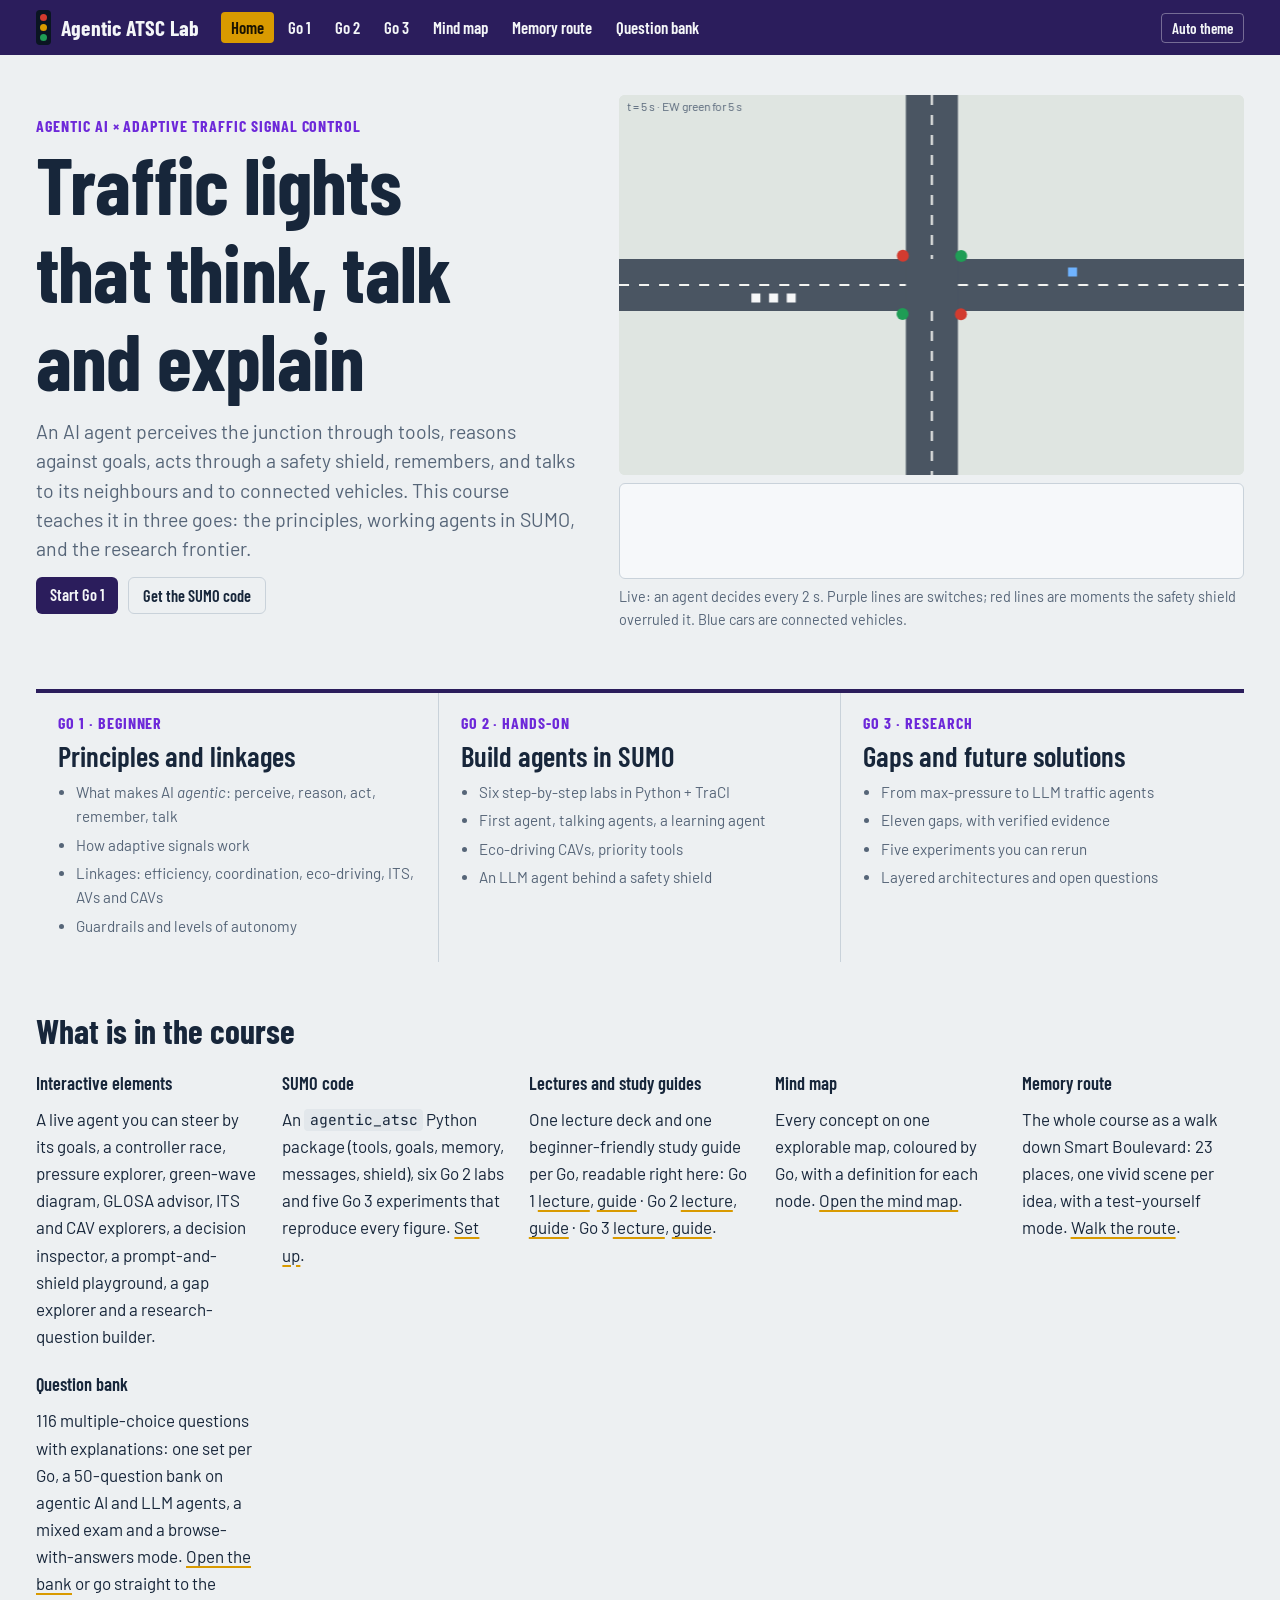
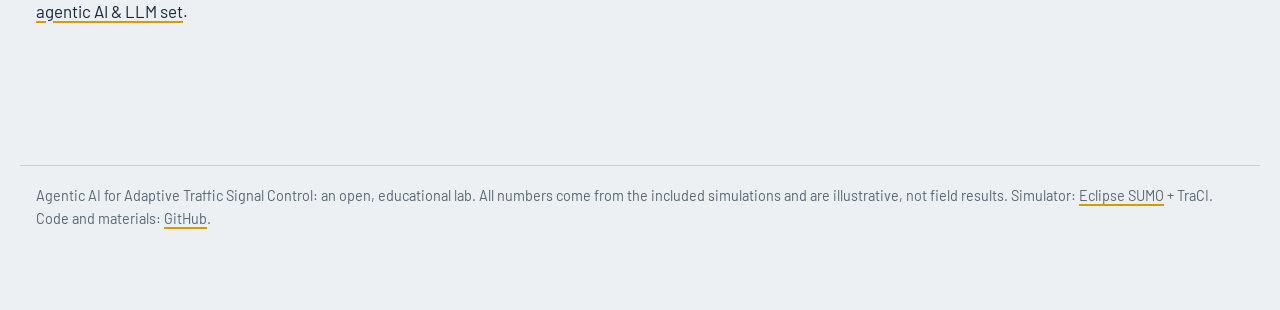
<file: docs/index.html>
<!doctype html>
<html lang="en">
<head>
<meta charset="utf-8">
<meta name="viewport" content="width=device-width, initial-scale=1, viewport-fit=cover">
<title>Agentic ATSC Lab</title>
<meta name="claude:viewport-fit-sides" content="cover">
<meta name="description" content="Agentic AI for adaptive traffic signal control in three goes: principles, SUMO implementations and research, with interactive simulators, mind map, memory route, lectures, study guides and a question bank.">
<link rel="preconnect" href="https://fonts.googleapis.com"><link rel="preconnect" href="https://fonts.gstatic.com" crossorigin>
<link rel="stylesheet" href="https://fonts.googleapis.com/css2?family=Barlow+Condensed:wght@500;600;700&family=Barlow:ital,wght@0,400;0,500;0,600;1,400&family=JetBrains+Mono:wght@400;600&display=swap">
<link rel="stylesheet" href="css/site.css">
</head>
<body>
<main class="wrap">
  <section class="hero">
    <div>
      <span class="go-tag">Agentic AI × adaptive traffic signal control</span>
      <h1>Traffic lights that think, talk and explain</h1>
      <p class="lede">An AI agent perceives the junction through tools, reasons against goals, acts through a safety shield, remembers, and talks to its neighbours and to connected vehicles. This course teaches it in three goes: the principles, working agents in SUMO, and the research frontier.</p>
      <div class="quiz-nav">
        <a class="btn" href="go1.html" style="text-decoration:none">Start Go 1</a>
        <a class="btn ghost" href="go2.html#setup" style="text-decoration:none">Get the SUMO code</a>
      </div>
    </div>
    <div>
      <canvas class="sim" id="heroSim" aria-label="Live junction run by an agent"></canvas>
      <div class="log" id="heroLog" style="height:96px;margin-top:8px" aria-live="off"></div>
      <p class="muted" style="font-size:.9rem;margin-top:6px">Live: an agent decides every 2 s. Purple lines are switches; red lines are moments the safety shield overruled it. Blue cars are connected vehicles.</p>
    </div>
  </section>

  <div class="levels">
    <a href="go1.html">
      <span class="go-tag">Go 1 · beginner</span>
      <h3>Principles and linkages</h3>
      <ul><li>What makes AI <em>agentic</em>: perceive, reason, act, remember, talk</li><li>How adaptive signals work</li><li>Linkages: efficiency, coordination, eco-driving, ITS, AVs and CAVs</li><li>Guardrails and levels of autonomy</li></ul>
    </a>
    <a href="go2.html">
      <span class="go-tag">Go 2 · hands-on</span>
      <h3>Build agents in SUMO</h3>
      <ul><li>Six step-by-step labs in Python + TraCI</li><li>First agent, talking agents, a learning agent</li><li>Eco-driving CAVs, priority tools</li><li>An LLM agent behind a safety shield</li></ul>
    </a>
    <a href="go3.html">
      <span class="go-tag">Go 3 · research</span>
      <h3>Gaps and future solutions</h3>
      <ul><li>From max-pressure to LLM traffic agents</li><li>Eleven gaps, with verified evidence</li><li>Five experiments you can rerun</li><li>Layered architectures and open questions</li></ul>
    </a>
  </div>

  <h2 id="kit">What is in the course</h2>
  <div class="toolbelt">
    <div><h4>Interactive elements</h4><p>A live agent you can steer by its goals, a controller race, pressure explorer, green-wave diagram, GLOSA advisor, ITS and CAV explorers, a decision inspector, a prompt-and-shield playground, a gap explorer and a research-question builder.</p></div>
    <div><h4>SUMO code</h4><p>An <code>agentic_atsc</code> Python package (tools, goals, memory, messages, shield), six Go 2 labs and five Go 3 experiments that reproduce every figure. <a href="go2.html#setup">Set up</a>.</p></div>
    <div><h4>Lectures and study guides</h4><p>One lecture deck and one beginner-friendly study guide per Go, readable right here: Go 1 <a href="viewer.html?doc=materials/AATSC_Go1_Lecture.pdf&amp;mode=slides&amp;dl=materials/AATSC_Go1_Lecture.pptx">lecture</a>, <a href="viewer.html?doc=materials/AATSC_Go1_Study_Guide.pdf&amp;mode=guide">guide</a> · Go 2 <a href="viewer.html?doc=materials/AATSC_Go2_Lecture.pdf&amp;mode=slides&amp;dl=materials/AATSC_Go2_Lecture.pptx">lecture</a>, <a href="viewer.html?doc=materials/AATSC_Go2_Study_Guide.pdf&amp;mode=guide">guide</a> · Go 3 <a href="viewer.html?doc=materials/AATSC_Go3_Lecture.pdf&amp;mode=slides&amp;dl=materials/AATSC_Go3_Lecture.pptx">lecture</a>, <a href="viewer.html?doc=materials/AATSC_Go3_Study_Guide.pdf&amp;mode=guide">guide</a>.</p></div>
    <div><h4>Mind map</h4><p>Every concept on one explorable map, coloured by Go, with a definition for each node. <a href="mindmap.html">Open the mind map</a>.</p></div>
    <div><h4>Memory route</h4><p>The whole course as a walk down Smart Boulevard: 23 places, one vivid scene per idea, with a test-yourself mode. <a href="palace.html">Walk the route</a>.</p></div>
    <div><h4>Question bank</h4><p>116 multiple-choice questions with explanations: one set per Go, a 50-question bank on agentic AI and LLM agents, a mixed exam and a browse-with-answers mode. <a href="quiz.html">Open the bank</a> or go straight to the <a href="quiz.html#agents">agentic AI &amp; LLM set</a>.</p></div>
  </div>
</main>
<script src="js/common.js"></script>
<script src="js/sim.js"></script>
<script>
(function () {
  const cv = document.getElementById('heroSim'), log = document.getElementById('heroLog');
  let J = new ATSC.Junction({ seed: 5, demand: { EW: 650, NS: 320 }, cavShare: 0.3 }), A = ATSC.Agent(), acc = 0, last = performance.now();
  function frame(now) {
    const dt = Math.min(0.25, (now - last) / 1000); last = now; acc += dt * 4;
    while (acc >= 1) {
      J.step(1); A.step(J); acc -= 1;
      if (J.t % 600 === 0) J.demand.NS = J.demand.NS === 320 ? 480 : 320;
      if (J.t > 7200) { J = new ATSC.Junction({ seed: 5, demand: { EW: 650, NS: 320 }, cavShare: 0.3 }); A = ATSC.Agent(); }
    }
    ATSC.draw(cv, J);
    log.innerHTML = A.log.slice(0, 8).map(l => `<div class="${l.blocked ? 'blk' : l.act === 'switch' ? 'sw' : ''}">t=${l.t} ${l.act.toUpperCase()} · ${l.why}</div>`).join('');
    requestAnimationFrame(frame);
  }
  requestAnimationFrame(frame);
})();
</script>
</body>
</html>
</file>
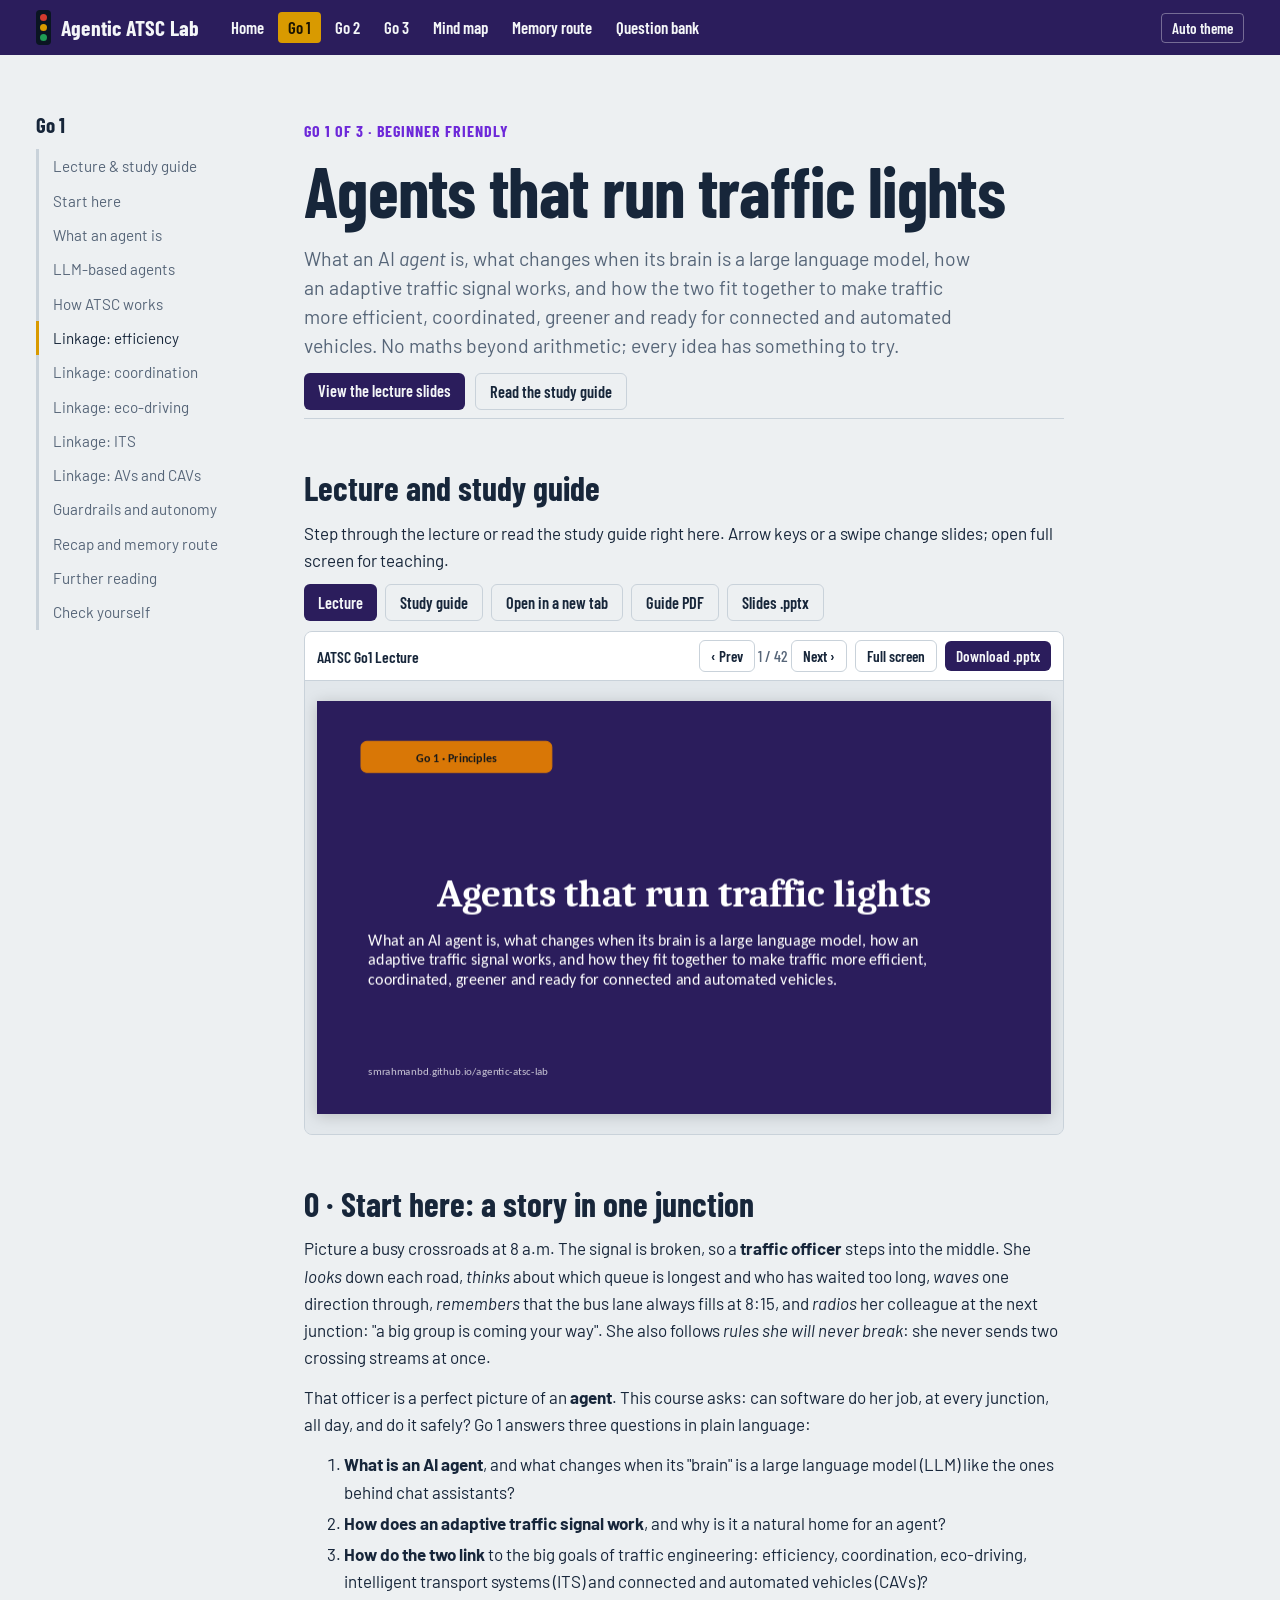
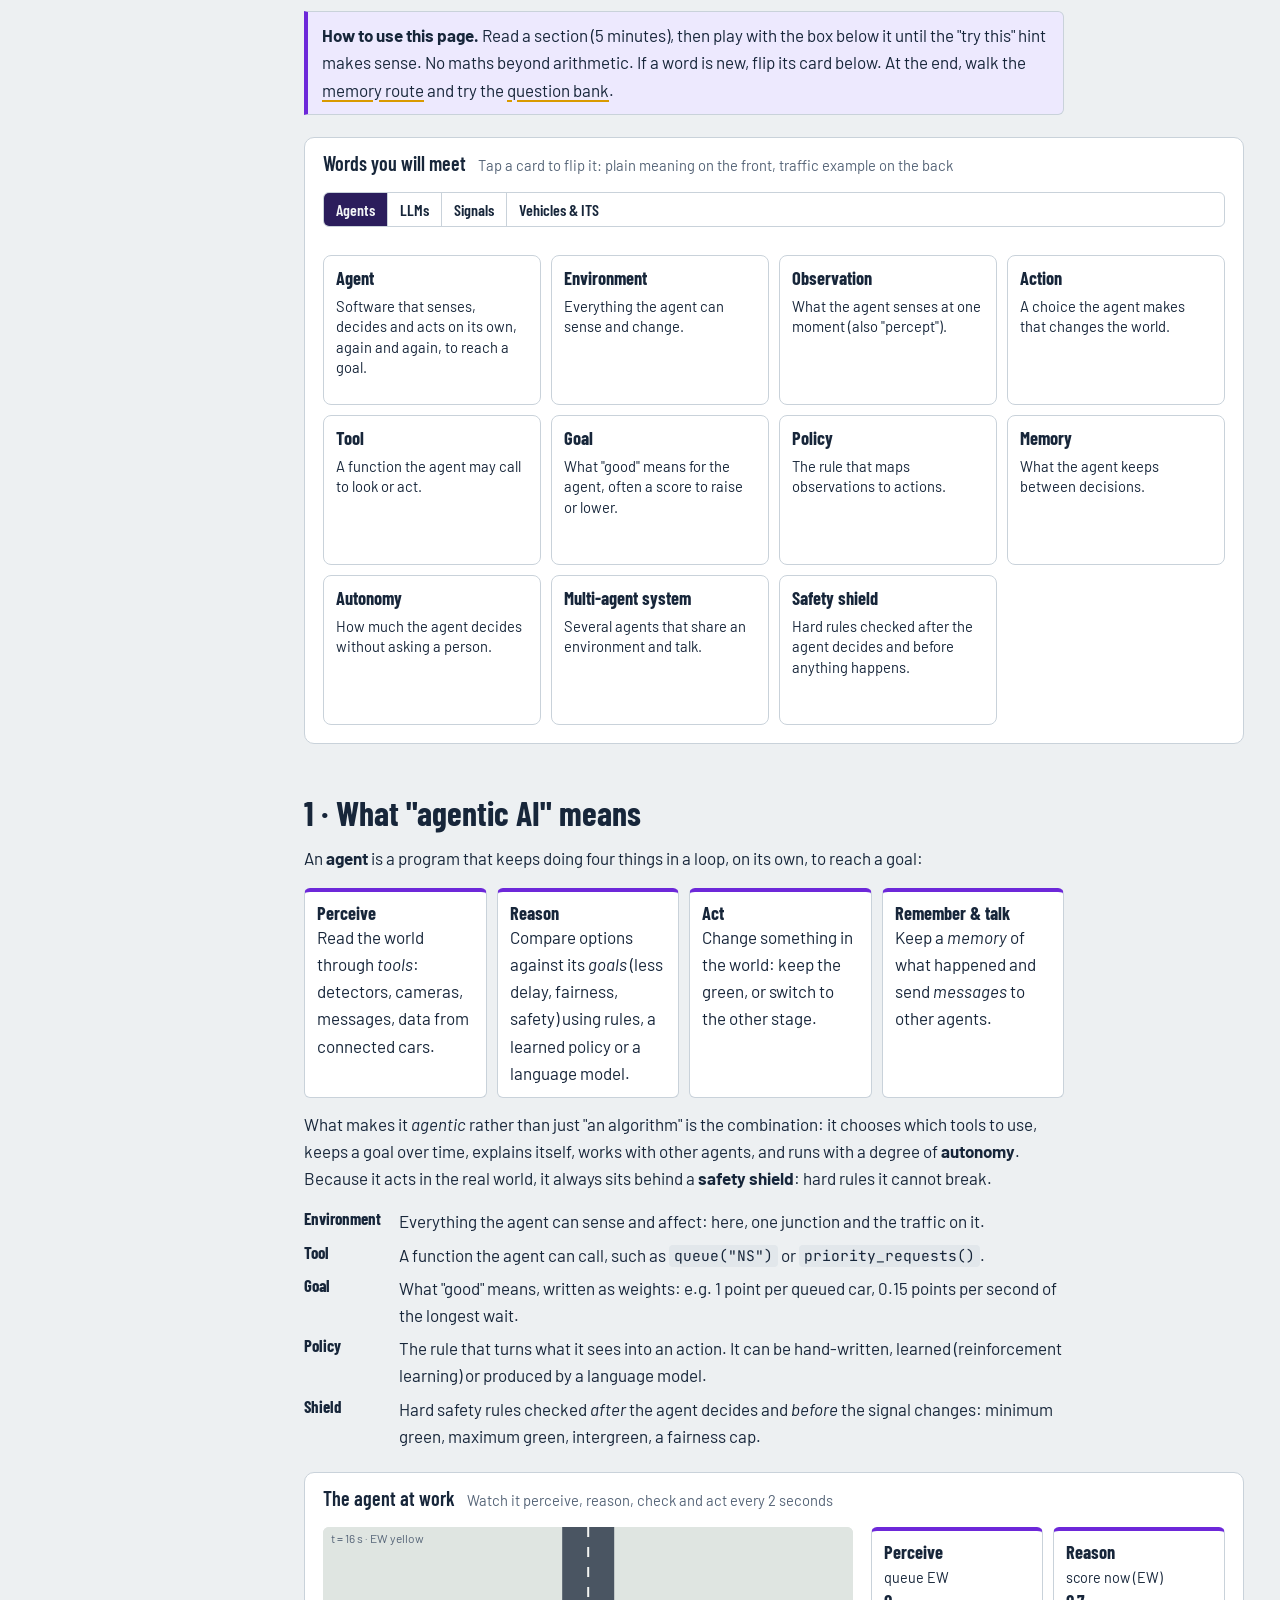
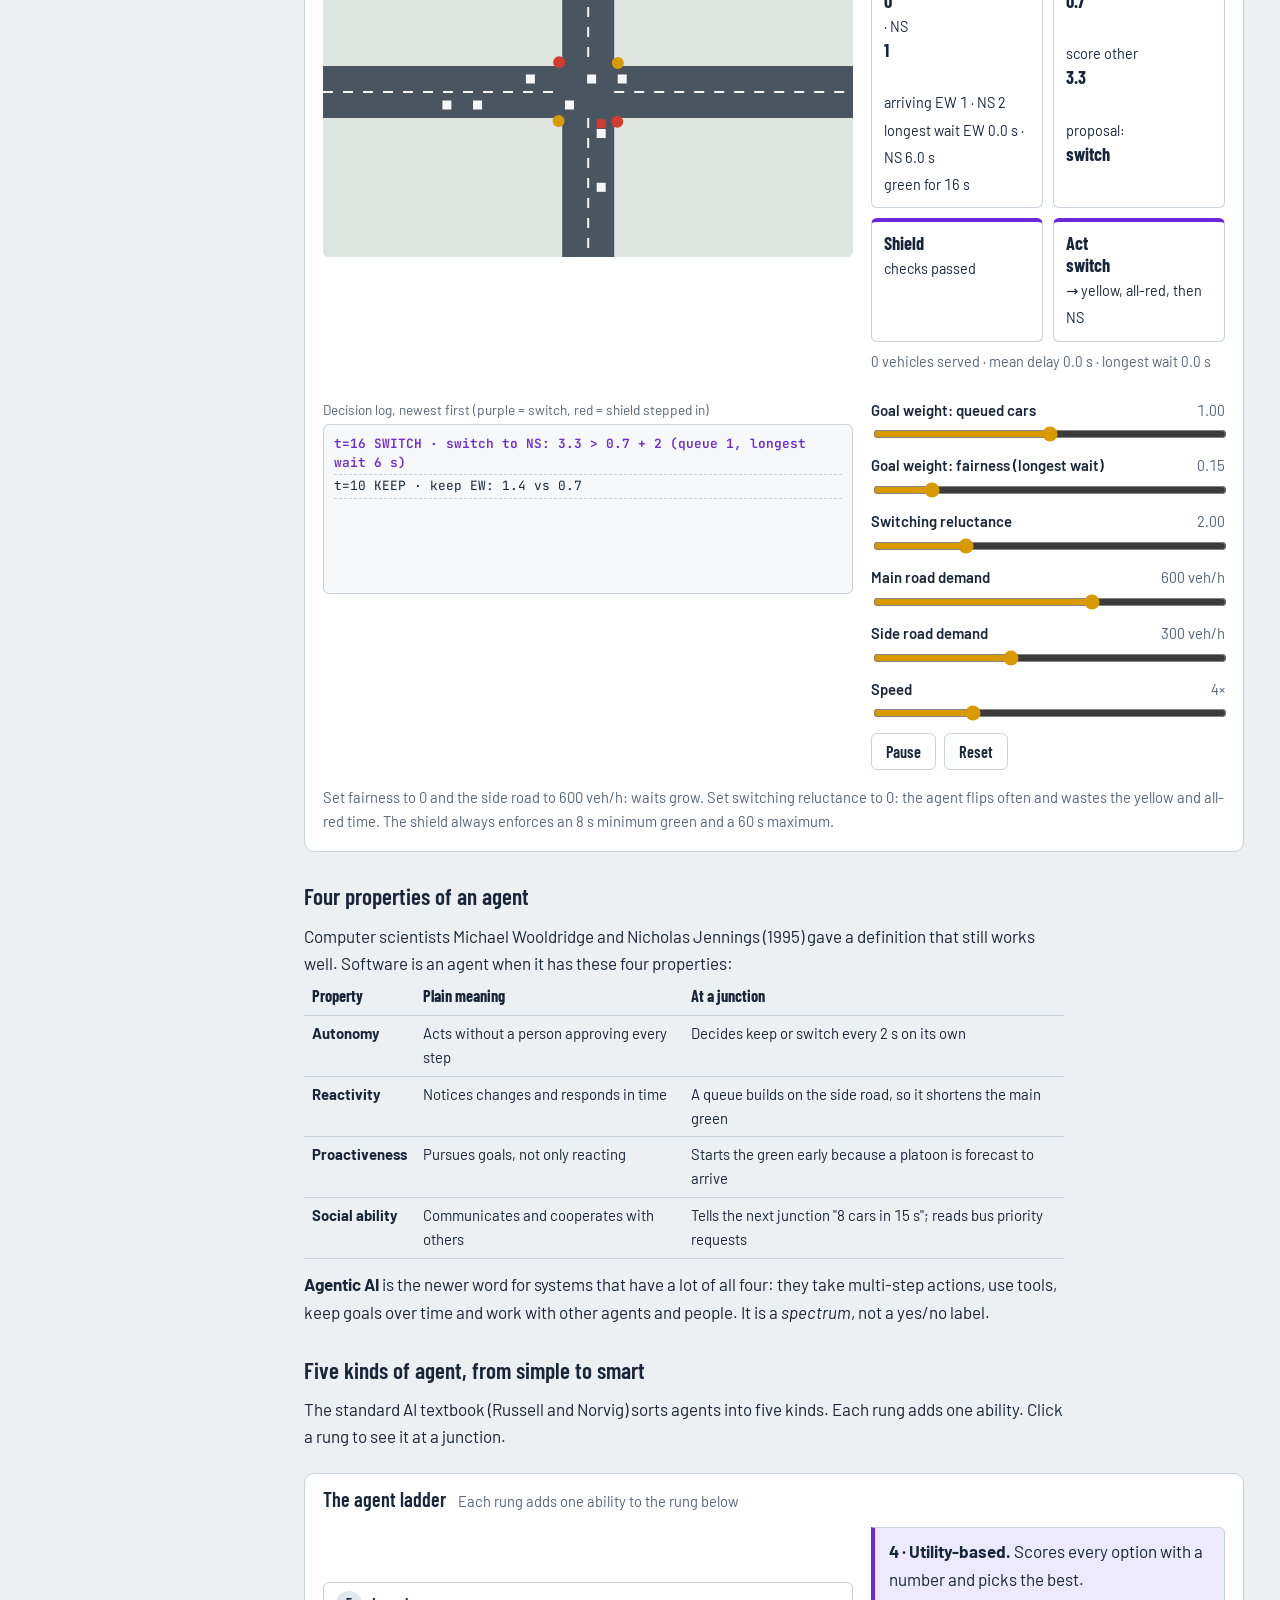
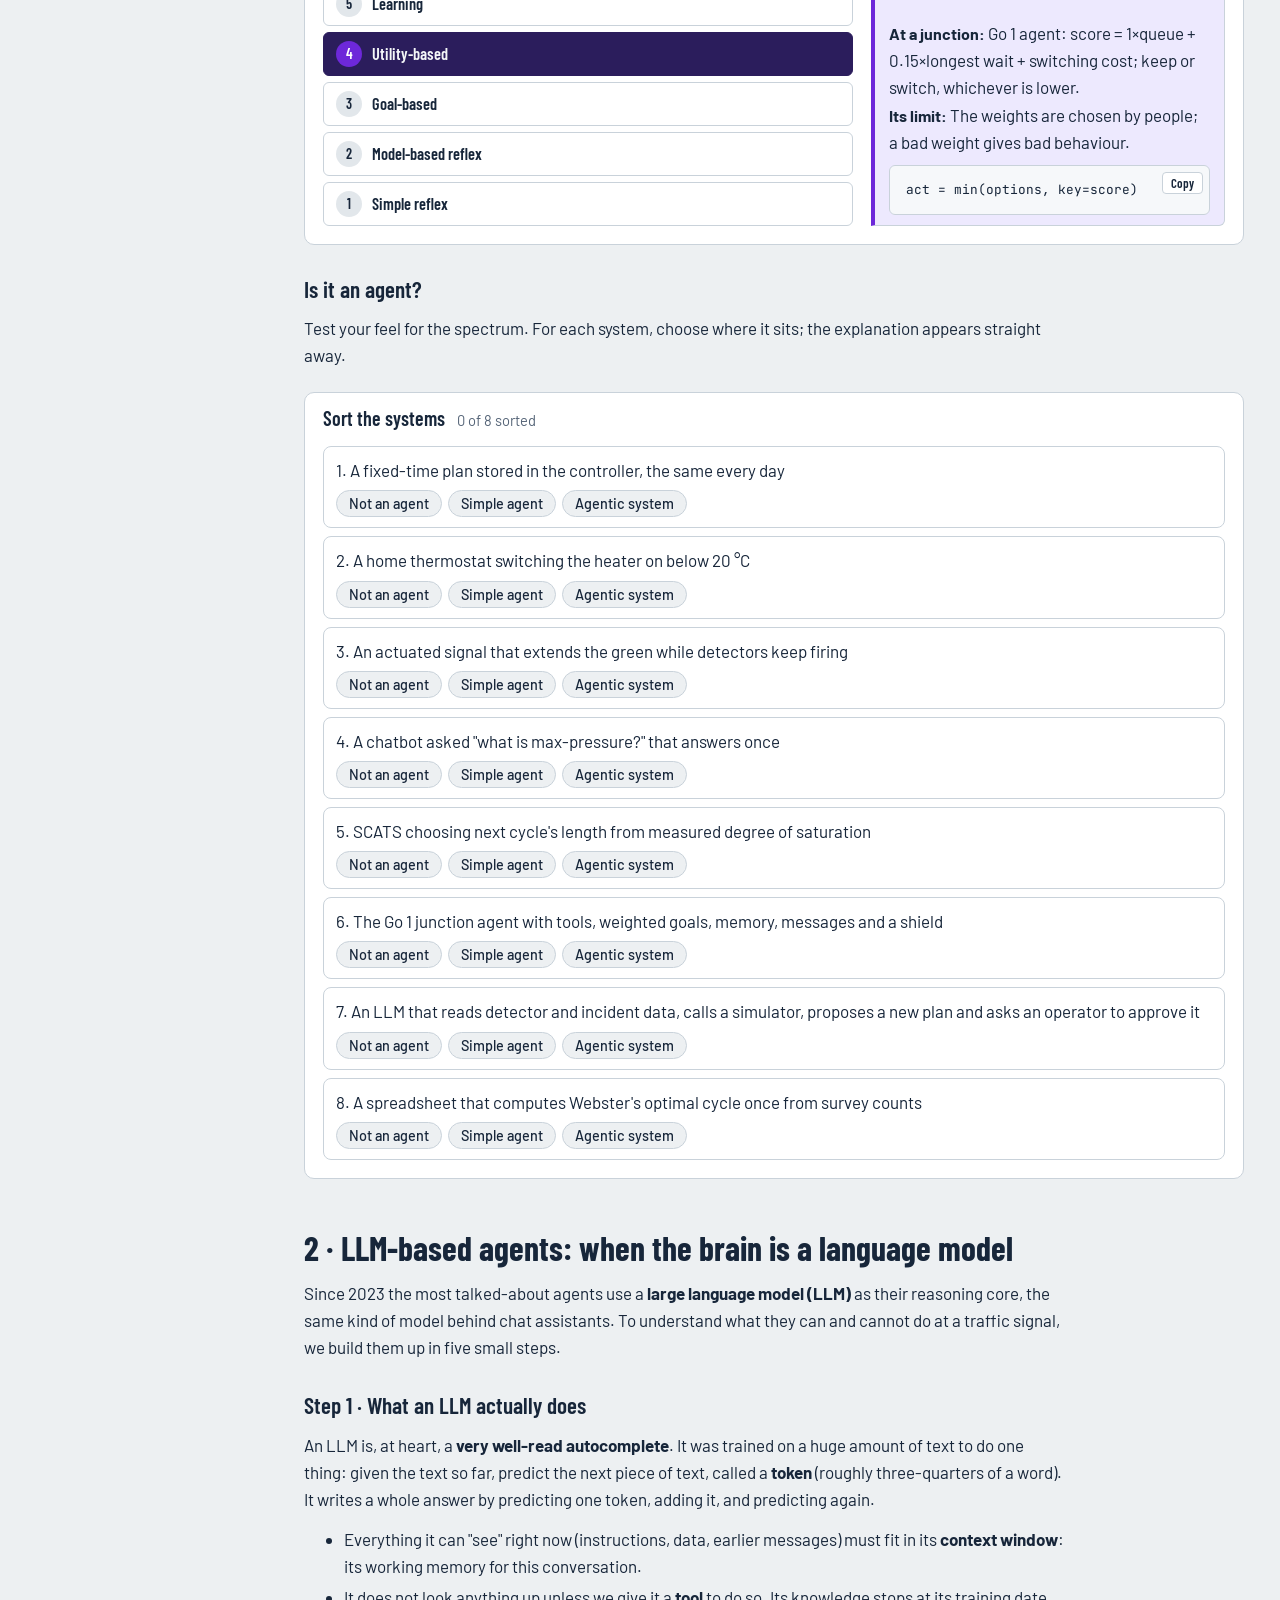
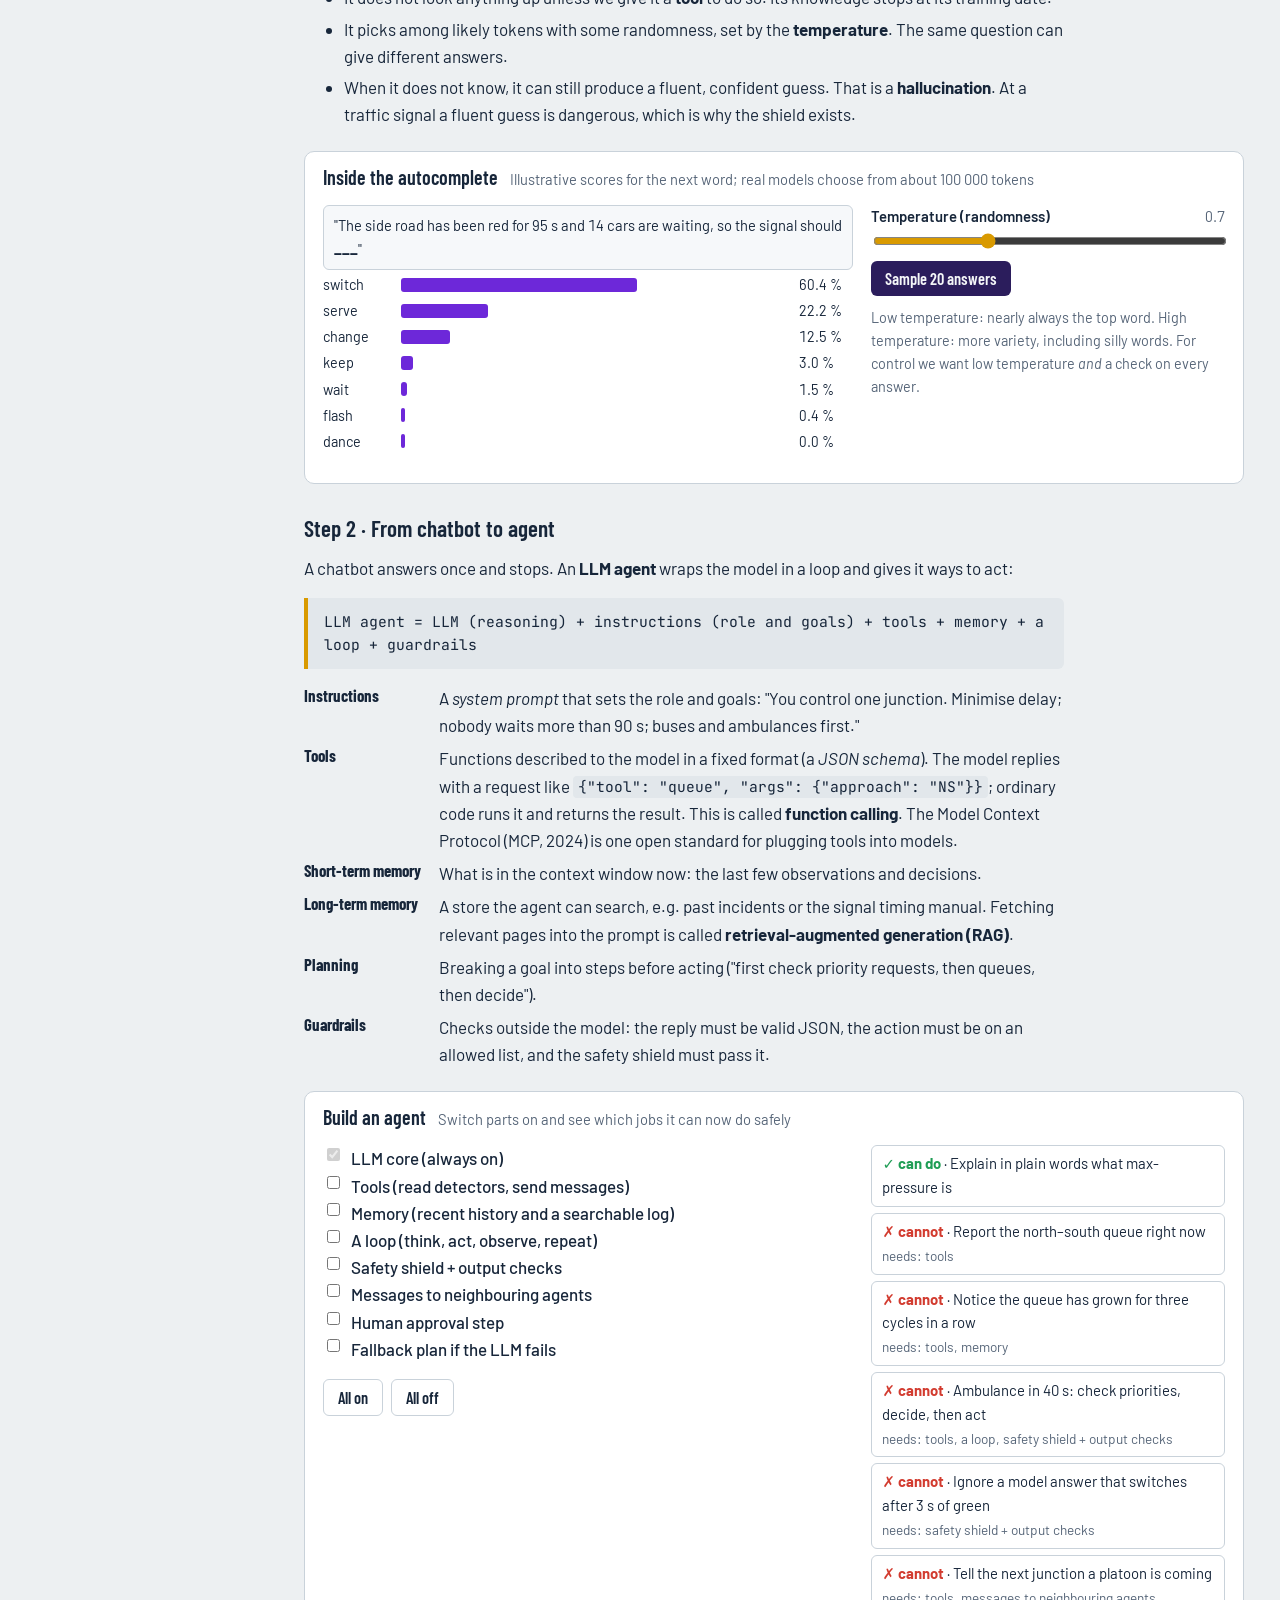
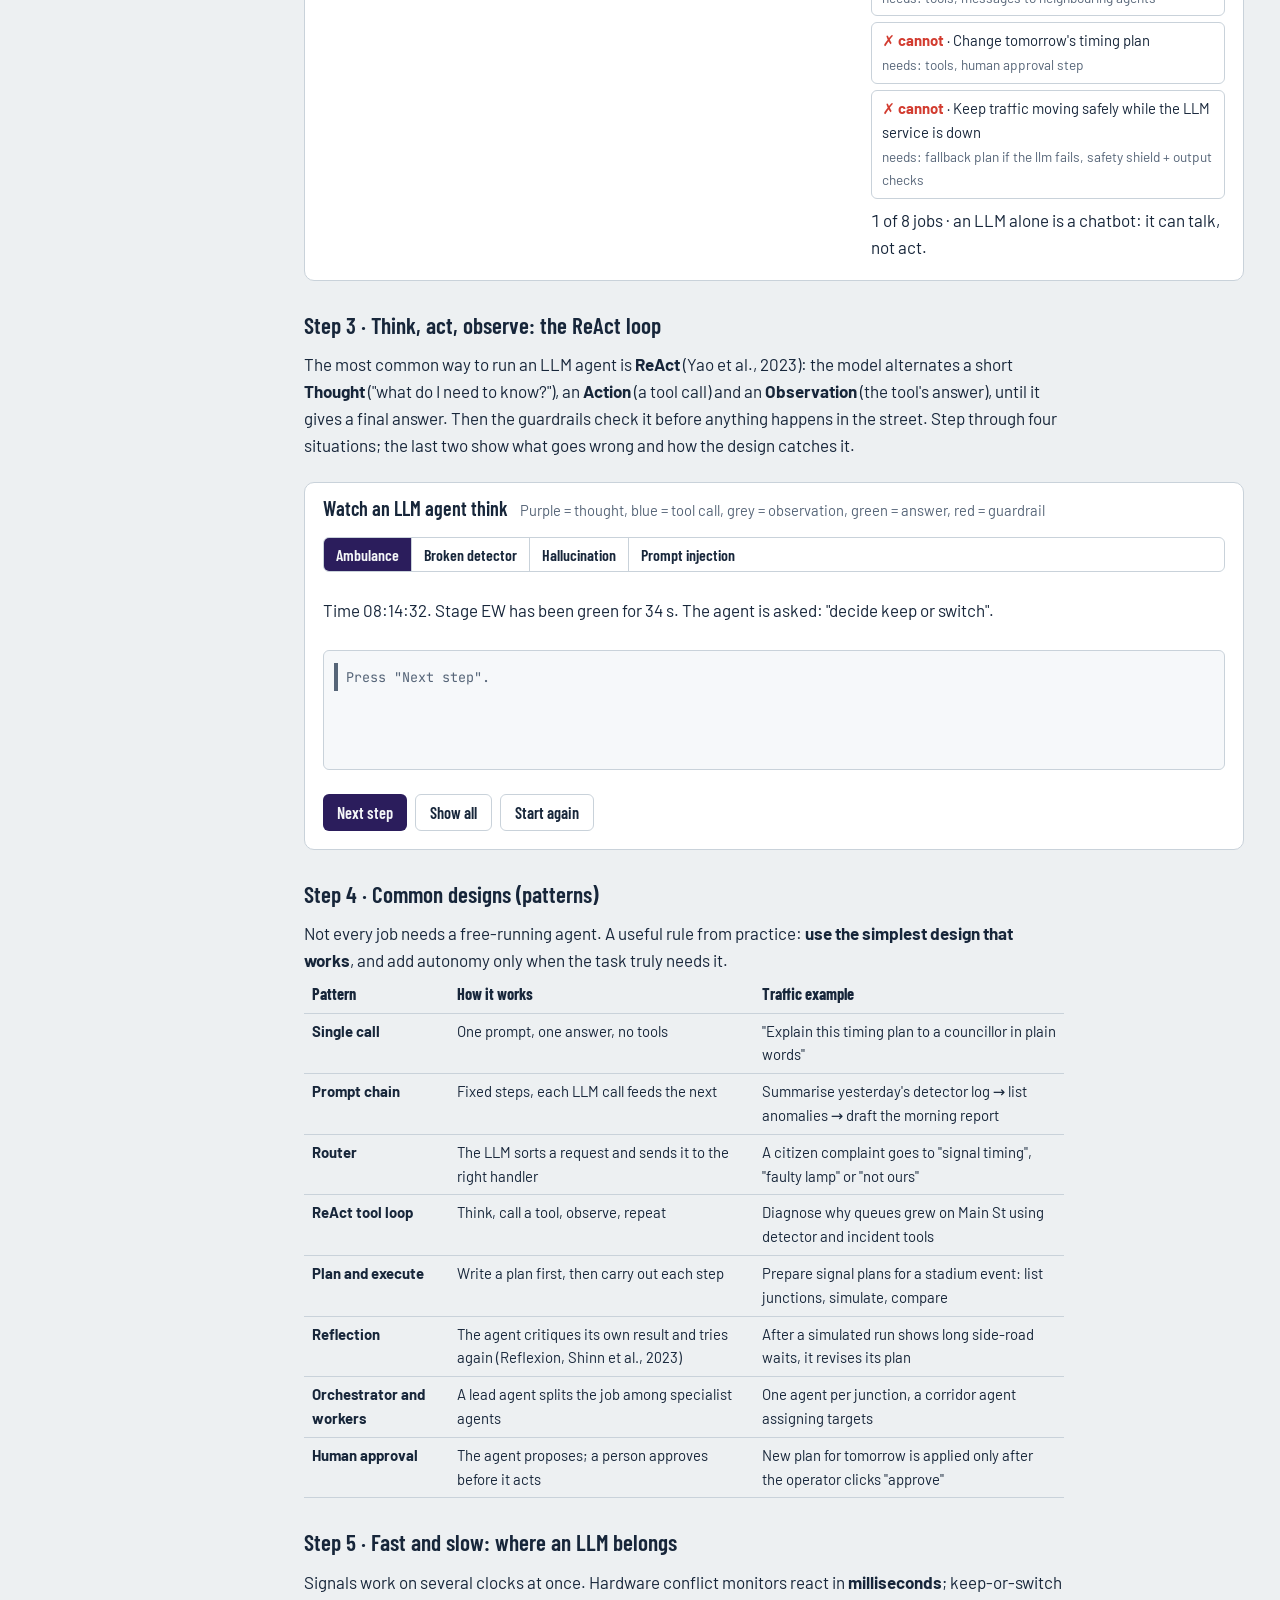
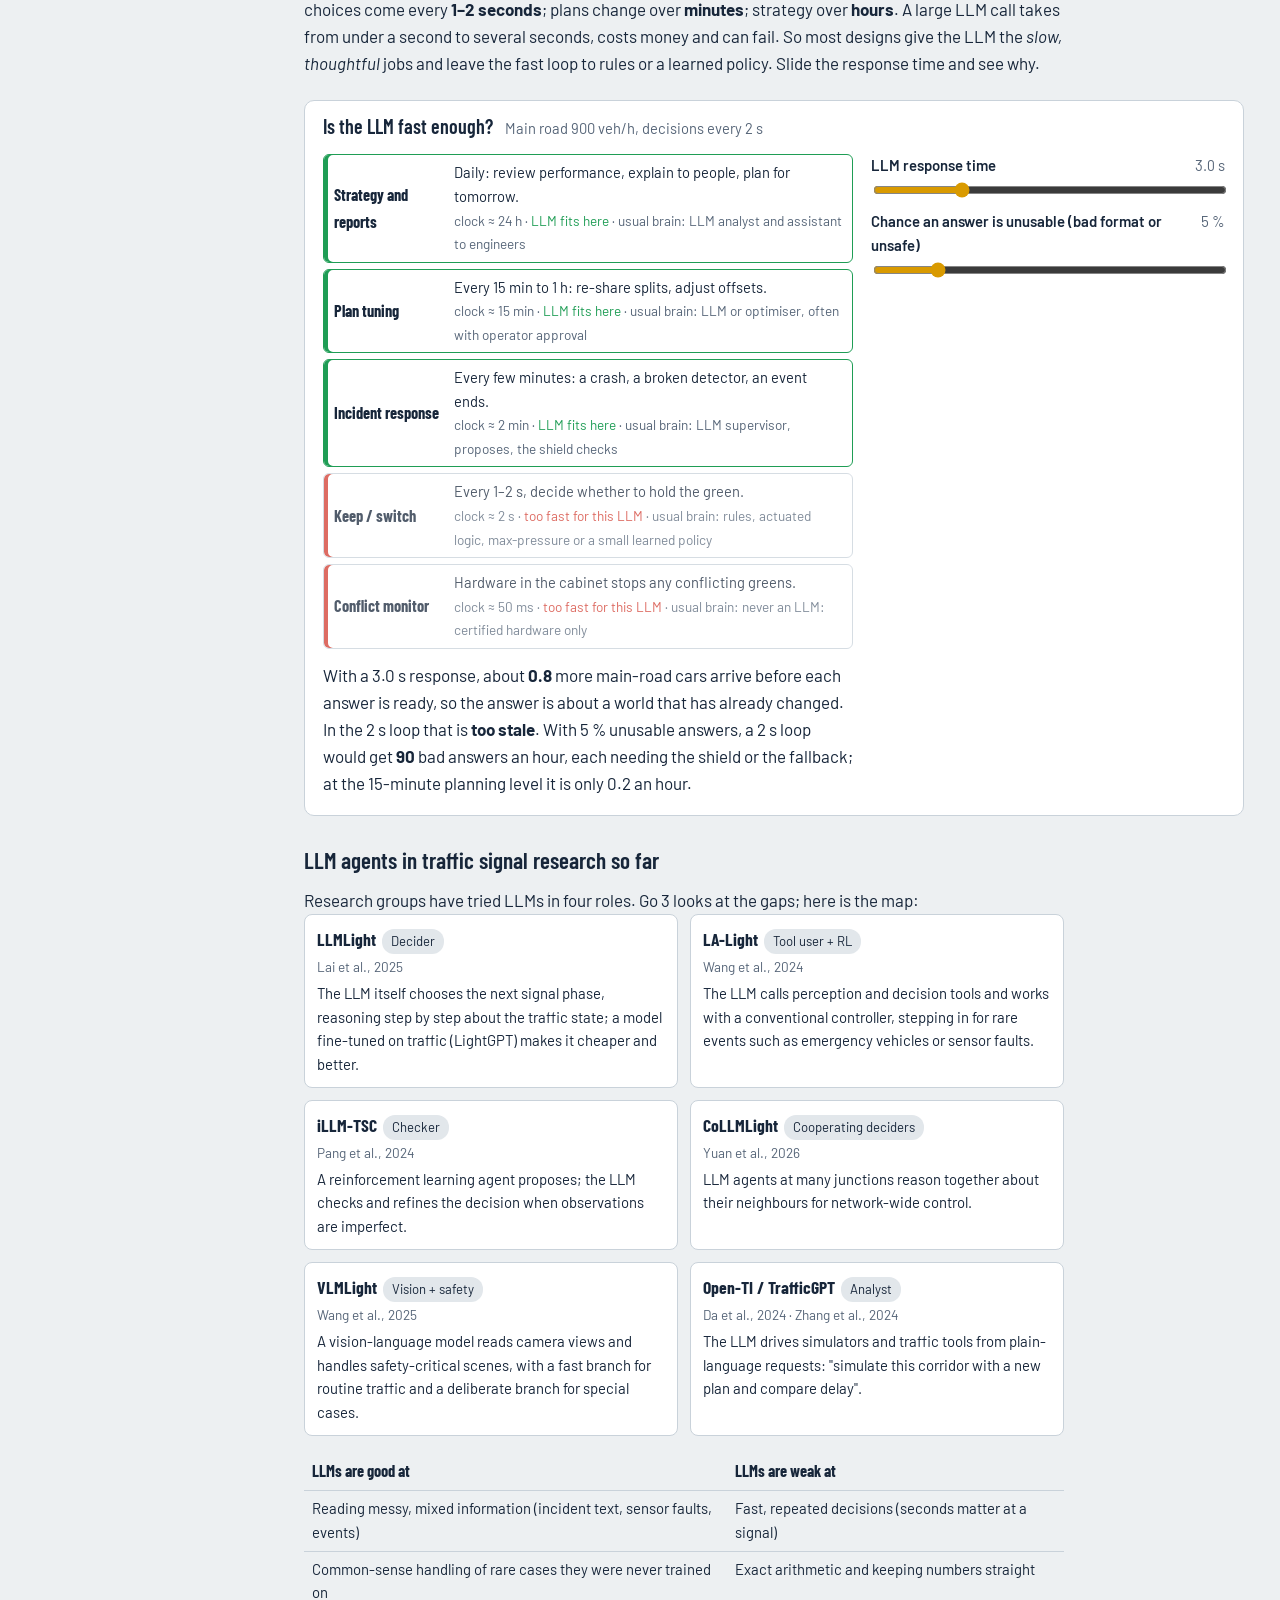
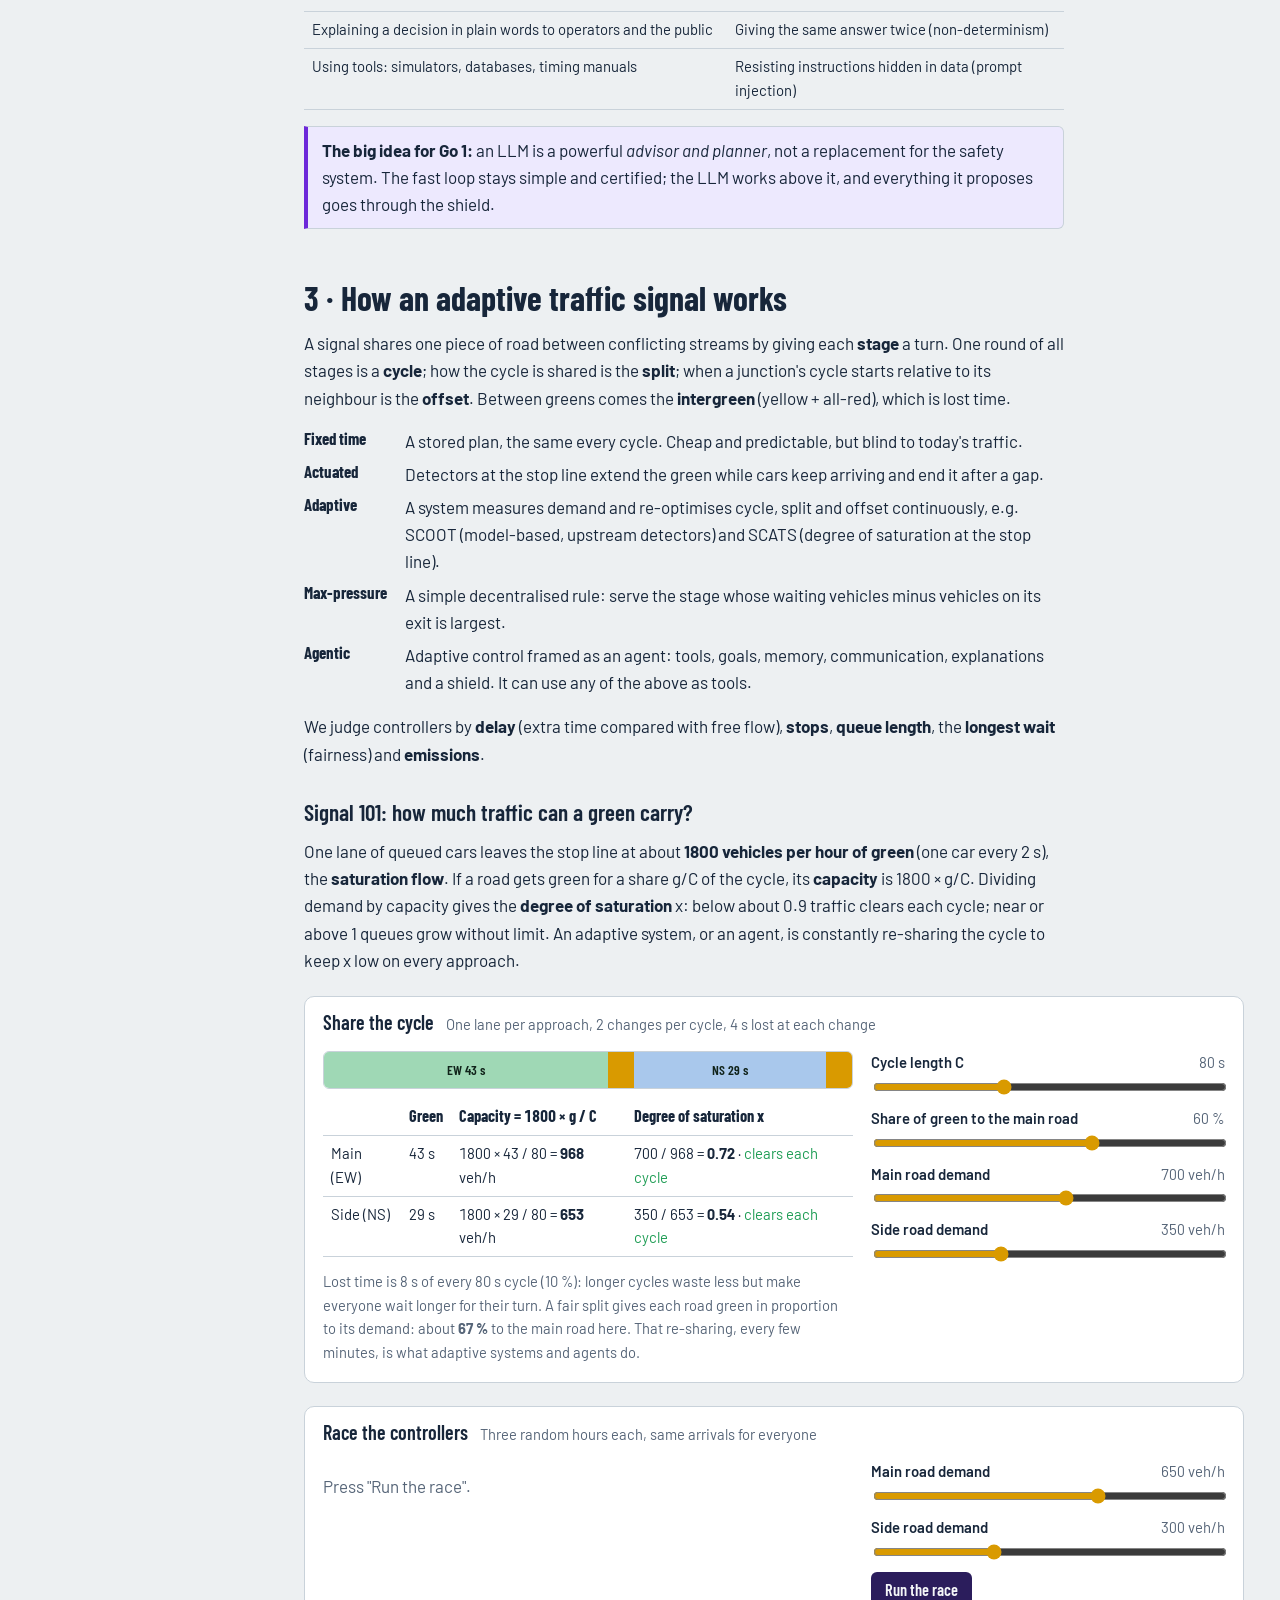
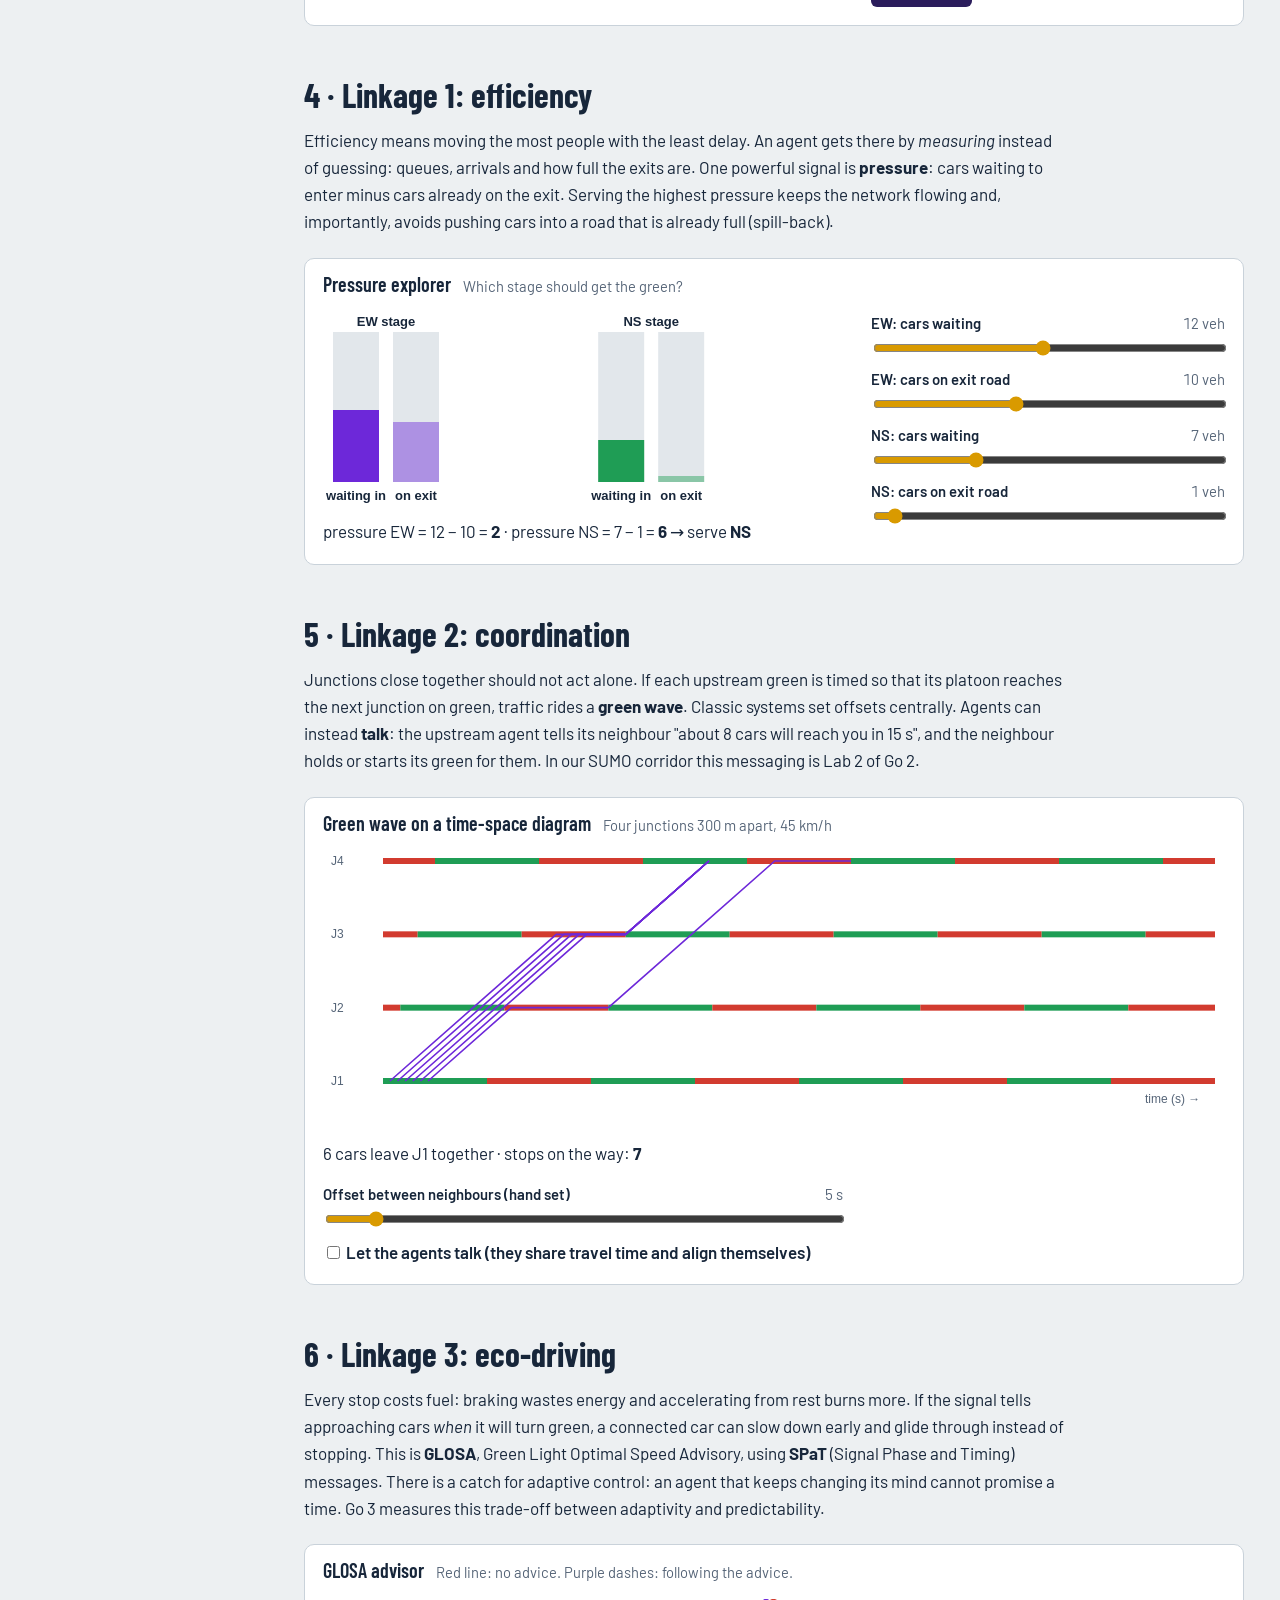
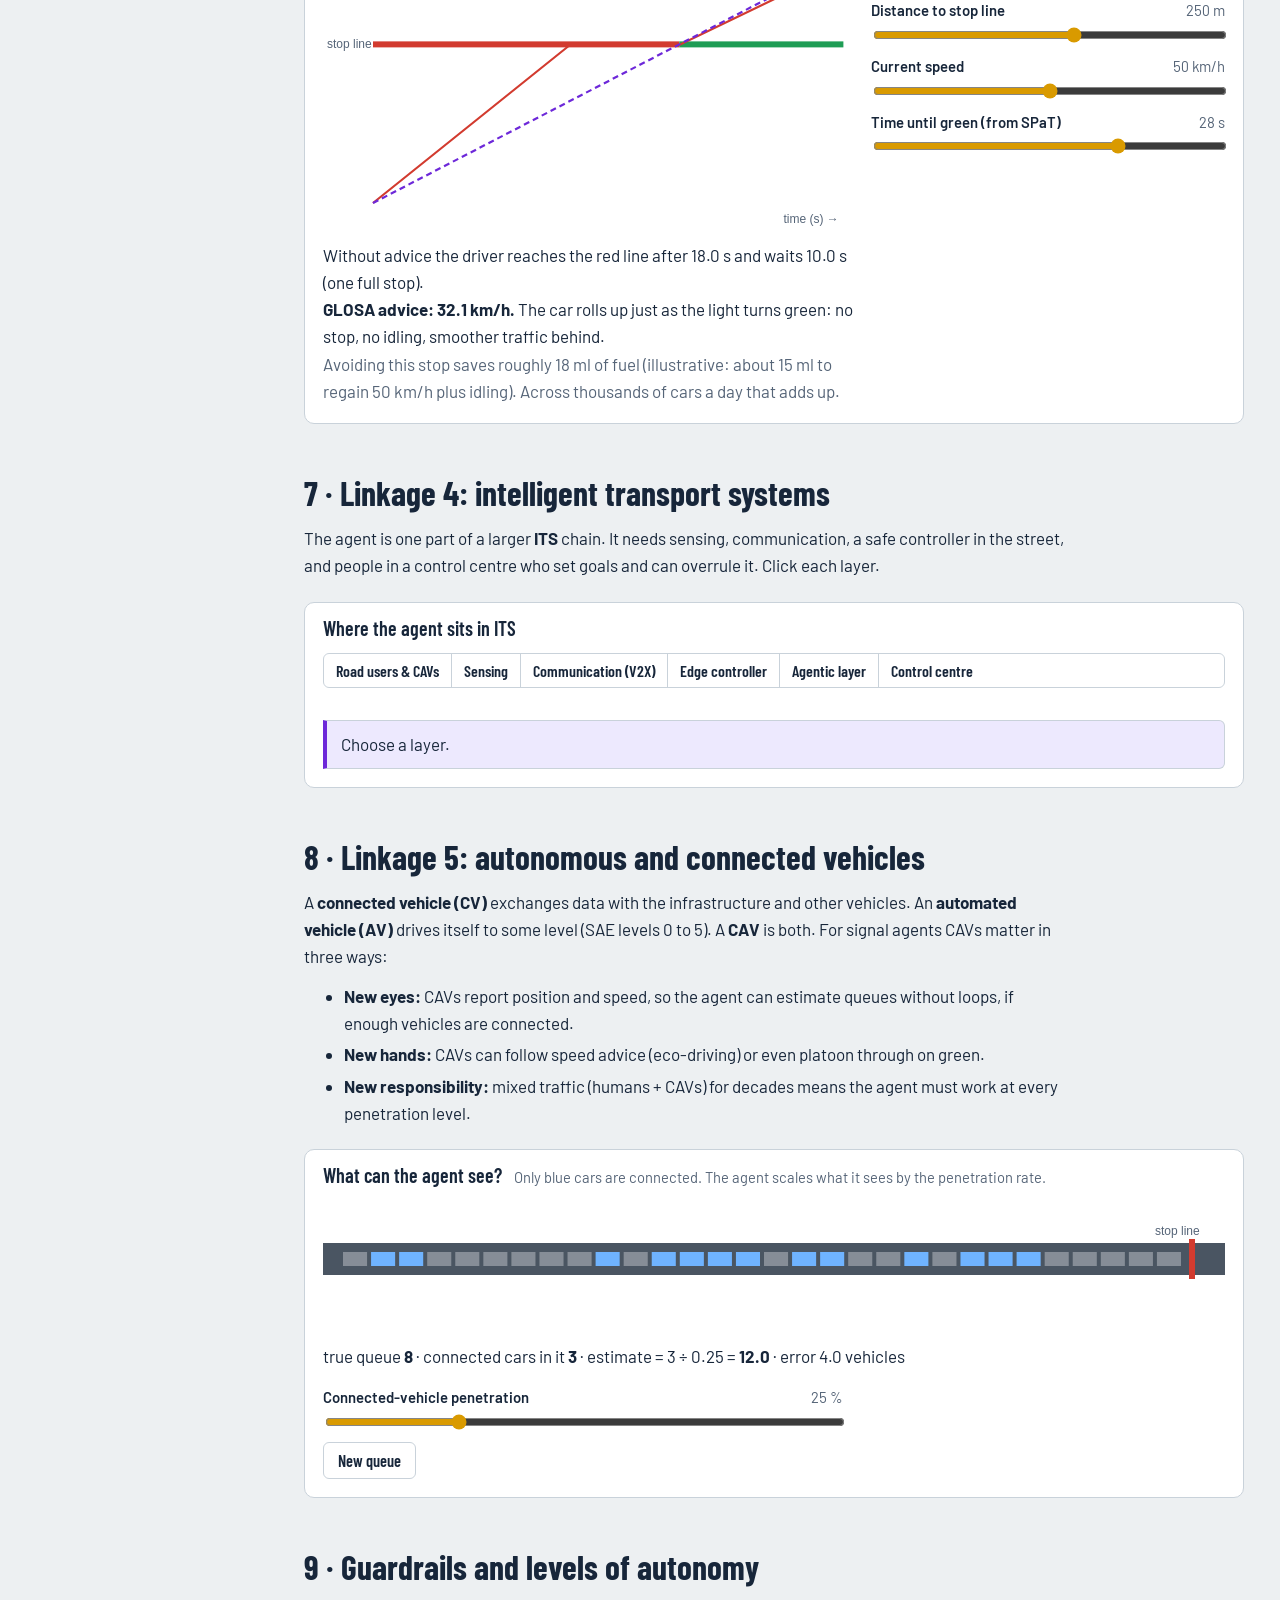
<file: docs/go1.html>
<!doctype html>
<html lang="en">
<head>
<meta charset="utf-8">
<meta name="viewport" content="width=device-width, initial-scale=1, viewport-fit=cover">
<title>Go 1 · Principles</title>
<meta name="claude:viewport-fit-sides" content="cover">
<link rel="preconnect" href="https://fonts.googleapis.com"><link rel="preconnect" href="https://fonts.gstatic.com" crossorigin>
<link rel="stylesheet" href="https://fonts.googleapis.com/css2?family=Barlow+Condensed:wght@500;600;700&family=Barlow:ital,wght@0,400;0,500;0,600;1,400&family=JetBrains+Mono:wght@400;600&display=swap">
<link rel="stylesheet" href="css/site.css">
</head>
<body>
<div class="wrap layout">
  <aside class="route" aria-label="On this page"><span class="level-name">Go 1</span><ol></ol></aside>
  <main class="content">
    <header class="level-head prose">
      <span class="go-tag">Go 1 of 3 · beginner friendly</span>
      <h1>Agents that run traffic lights</h1>
      <p class="lede">What an AI <em>agent</em> is, what changes when its brain is a large language model, how an adaptive traffic signal works, and how the two fit together to make traffic more efficient, coordinated, greener and ready for connected and automated vehicles. No maths beyond arithmetic; every idea has something to try.</p>
      <p class="materials-links" style="display:flex;gap:10px;flex-wrap:wrap;margin-top:12px"><a class="btn" style="text-decoration:none" href="#materials" data-open="slides">View the lecture slides</a><a class="btn ghost" style="text-decoration:none" href="#materials" data-open="guide">Read the study guide</a></p>
    </header>

    <section class="prose" id="materials-sec">
      <h2 id="materials" data-short="Lecture &amp; study guide">Lecture and study guide</h2>
      <p>Step through the lecture or read the study guide right here. Arrow keys or a swipe change slides; open full screen for teaching.</p>
      <div class="mat-tabs" role="tablist" style="display:flex;gap:8px;flex-wrap:wrap;margin:10px 0">
        <button class="btn" type="button" role="tab" aria-selected="true" data-mode="slides" data-src="viewer.html?doc=materials/AATSC_Go1_Lecture.pdf&amp;mode=slides&amp;dl=materials/AATSC_Go1_Lecture.pptx&amp;embed=1">Lecture</button>
        <button class="btn ghost" type="button" role="tab" aria-selected="false" data-mode="guide" data-src="viewer.html?doc=materials/AATSC_Go1_Study_Guide.pdf&amp;mode=guide&amp;embed=1">Study guide</button>
        <a class="btn ghost" id="matFull" style="text-decoration:none" href="viewer.html?doc=materials/AATSC_Go1_Lecture.pdf&amp;mode=slides&amp;dl=materials/AATSC_Go1_Lecture.pptx" target="_blank" rel="noopener">Open in a new tab</a>
        <a class="btn ghost" style="text-decoration:none" href="materials/AATSC_Go1_Study_Guide.pdf" download>Guide PDF</a>
        <a class="btn ghost" style="text-decoration:none" href="materials/AATSC_Go1_Lecture.pptx" download>Slides .pptx</a>
      </div>
      <div id="matFrame" style="border:1px solid var(--line);border-radius:8px;overflow:hidden;aspect-ratio:16/10.6;width:100%;background:var(--sunk)">
        <iframe id="matIframe" title="Go 1 lecture and study guide" src="viewer.html?doc=materials/AATSC_Go1_Lecture.pdf&amp;mode=slides&amp;dl=materials/AATSC_Go1_Lecture.pptx&amp;embed=1" loading="lazy" allowfullscreen style="width:100%;height:100%;border:0;display:block"></iframe>
      </div>
    </section>

    <section class="prose">
      <h2 id="start" data-short="Start here">0 · Start here: a story in one junction</h2>
      <p>Picture a busy crossroads at 8 a.m. The signal is broken, so a <b>traffic officer</b> steps into the middle. She <em>looks</em> down each road, <em>thinks</em> about which queue is longest and who has waited too long, <em>waves</em> one direction through, <em>remembers</em> that the bus lane always fills at 8:15, and <em>radios</em> her colleague at the next junction: "a big group is coming your way". She also follows <em>rules she will never break</em>: she never sends two crossing streams at once.</p>
      <p>That officer is a perfect picture of an <b>agent</b>. This course asks: can software do her job, at every junction, all day, and do it safely? Go 1 answers three questions in plain language:</p>
      <ol>
        <li><b>What is an AI agent</b>, and what changes when its "brain" is a large language model (LLM) like the ones behind chat assistants?</li>
        <li><b>How does an adaptive traffic signal work</b>, and why is it a natural home for an agent?</li>
        <li><b>How do the two link</b> to the big goals of traffic engineering: efficiency, coordination, eco-driving, intelligent transport systems (ITS) and connected and automated vehicles (CAVs)?</li>
      </ol>
      <div class="callout"><b>How to use this page.</b> Read a section (5 minutes), then play with the box below it until the "try this" hint makes sense. No maths beyond arithmetic. If a word is new, flip its card below. At the end, walk the <a href="palace.html#go1">memory route</a> and try the <a href="quiz.html">question bank</a>.</div>
    </section>
    <div class="bay">
      <div class="bay-head"><h4>Words you will meet</h4><span class="hint">Tap a card to flip it: plain meaning on the front, traffic example on the back</span></div>
      <div class="bay-body">
        <div class="seg" role="group" aria-label="Card group" id="fcSets"><button type="button" data-g="agent" aria-pressed="true">Agents</button><button type="button" data-g="llm">LLMs</button><button type="button" data-g="signal">Signals</button><button type="button" data-g="vehicle">Vehicles &amp; ITS</button></div>
        <div class="flipgrid" id="fcGrid"></div>
      </div>
    </div>

    <section class="prose">
      <h2 id="agent" data-short="What an agent is">1 · What "agentic AI" means</h2>
      <p>An <b>agent</b> is a program that keeps doing four things in a loop, on its own, to reach a goal:</p>
      <div class="agent-loop">
        <div><b>Perceive</b>Read the world through <em>tools</em>: detectors, cameras, messages, data from connected cars.</div>
        <div><b>Reason</b>Compare options against its <em>goals</em> (less delay, fairness, safety) using rules, a learned policy or a language model.</div>
        <div><b>Act</b>Change something in the world: keep the green, or switch to the other stage.</div>
        <div><b>Remember &amp; talk</b>Keep a <em>memory</em> of what happened and send <em>messages</em> to other agents.</div>
      </div>
      <p>What makes it <em>agentic</em> rather than just "an algorithm" is the combination: it chooses which tools to use, keeps a goal over time, explains itself, works with other agents, and runs with a degree of <b>autonomy</b>. Because it acts in the real world, it always sits behind a <b>safety shield</b>: hard rules it cannot break.</p>
      <dl class="defs">
        <dt>Environment</dt><dd>Everything the agent can sense and affect: here, one junction and the traffic on it.</dd>
        <dt>Tool</dt><dd>A function the agent can call, such as <code>queue("NS")</code> or <code>priority_requests()</code>.</dd>
        <dt>Goal</dt><dd>What "good" means, written as weights: e.g. 1 point per queued car, 0.15 points per second of the longest wait.</dd>
        <dt>Policy</dt><dd>The rule that turns what it sees into an action. It can be hand-written, learned (reinforcement learning) or produced by a language model.</dd>
        <dt>Shield</dt><dd>Hard safety rules checked <em>after</em> the agent decides and <em>before</em> the signal changes: minimum green, maximum green, intergreen, a fairness cap.</dd>
      </dl>
    </section>
    <div class="bay">
      <div class="bay-head"><h4>The agent at work</h4><span class="hint">Watch it perceive, reason, check and act every 2 seconds</span></div>
      <div class="bay-body">
        <div class="bay-split">
          <canvas class="sim" id="agCv" style="height:330px" aria-label="Junction controlled by an agent"></canvas>
          <div>
            <div class="agent-loop" style="grid-template-columns:1fr 1fr;margin-top:0">
              <div><b>Perceive</b><span id="agPer" class="num" style="font-size:.9rem">–</span></div>
              <div><b>Reason</b><span id="agRea" class="num" style="font-size:.9rem">–</span></div>
              <div><b>Shield</b><span id="agSh" style="font-size:.9rem">–</span></div>
              <div><b>Act</b><span id="agAct" style="font-size:.9rem">–</span></div>
            </div>
            <p class="muted num" id="agStat" style="font-size:.9rem;margin-top:8px"></p>
          </div>
        </div>
        <div class="bay-split" style="margin-top:10px">
          <div><div class="muted" style="font-size:.85rem;margin-bottom:4px">Decision log, newest first (purple = switch, red = shield stepped in)</div><div class="log" id="agLog"></div></div>
          <div class="controls">
            <div class="ctl"><label for="agWq">Goal weight: queued cars</label><output id="agWqo"></output><input type="range" id="agWq" min="0" max="2" step="0.05" value="1"></div>
            <div class="ctl"><label for="agWw">Goal weight: fairness (longest wait)</label><output id="agWwo"></output><input type="range" id="agWw" min="0" max="1" step="0.05" value="0.15"></div>
            <div class="ctl"><label for="agWh">Switching reluctance</label><output id="agWho"></output><input type="range" id="agWh" min="0" max="8" step="0.5" value="2"></div>
            <div class="ctl"><label for="agEW">Main road demand</label><output id="agEWo"></output><input type="range" id="agEW" min="100" max="900" step="50" value="600"></div>
            <div class="ctl"><label for="agNS">Side road demand</label><output id="agNSo"></output><input type="range" id="agNS" min="50" max="700" step="50" value="300"></div>
            <div class="ctl"><label for="agSp">Speed</label><output id="agSpo"></output><input type="range" id="agSp" min="1" max="12" value="4"></div>
            <div style="display:flex;gap:8px"><button class="btn ghost" type="button" id="agPause">Pause</button><button class="btn ghost" type="button" id="agReset">Reset</button></div>
          </div>
        </div>
        <p class="muted" style="margin:0;font-size:.92rem">Set fairness to 0 and the side road to 600 veh/h: waits grow. Set switching reluctance to 0: the agent flips often and wastes the yellow and all-red time. The shield always enforces an 8 s minimum green and a 60 s maximum.</p>
      </div>
    </div>

    <section class="prose">
      <h3 id="properties">Four properties of an agent</h3>
      <p>Computer scientists Michael Wooldridge and Nicholas Jennings (1995) gave a definition that still works well. Software is an agent when it has these four properties:</p>
      <table class="data">
        <tr><th>Property</th><th>Plain meaning</th><th>At a junction</th></tr>
        <tr><td><b>Autonomy</b></td><td>Acts without a person approving every step</td><td>Decides keep or switch every 2 s on its own</td></tr>
        <tr><td><b>Reactivity</b></td><td>Notices changes and responds in time</td><td>A queue builds on the side road, so it shortens the main green</td></tr>
        <tr><td><b>Proactiveness</b></td><td>Pursues goals, not only reacting</td><td>Starts the green early because a platoon is forecast to arrive</td></tr>
        <tr><td><b>Social ability</b></td><td>Communicates and cooperates with others</td><td>Tells the next junction "8 cars in 15 s"; reads bus priority requests</td></tr>
      </table>
      <p><b>Agentic AI</b> is the newer word for systems that have a lot of all four: they take multi-step actions, use tools, keep goals over time and work with other agents and people. It is a <em>spectrum</em>, not a yes/no label.</p>

      <h3 id="kinds">Five kinds of agent, from simple to smart</h3>
      <p>The standard AI textbook (Russell and Norvig) sorts agents into five kinds. Each rung adds one ability. Click a rung to see it at a junction.</p>
    </section>
    <div class="bay">
      <div class="bay-head"><h4>The agent ladder</h4><span class="hint">Each rung adds one ability to the rung below</span></div>
      <div class="bay-body bay-split">
        <div class="ladder" id="ladder" role="group" aria-label="Kinds of agent"></div>
        <div id="ladderBox" class="callout" style="margin-top:0">Choose a rung.</div>
      </div>
    </div>

    <section class="prose">
      <h3 id="sorter">Is it an agent?</h3>
      <p>Test your feel for the spectrum. For each system, choose where it sits; the explanation appears straight away.</p>
    </section>
    <div class="bay">
      <div class="bay-head"><h4>Sort the systems</h4><span class="hint" id="sortScore">0 of 8 sorted</span></div>
      <div class="bay-body"><div id="sortBox" class="sorter"></div></div>
    </div>

    <section class="prose">
      <h2 id="llm" data-short="LLM-based agents">2 · LLM-based agents: when the brain is a language model</h2>
      <p>Since 2023 the most talked-about agents use a <b>large language model (LLM)</b> as their reasoning core, the same kind of model behind chat assistants. To understand what they can and cannot do at a traffic signal, we build them up in five small steps.</p>

      <h3 id="llm-what">Step 1 · What an LLM actually does</h3>
      <p>An LLM is, at heart, a <b>very well-read autocomplete</b>. It was trained on a huge amount of text to do one thing: given the text so far, predict the next piece of text, called a <b>token</b> (roughly three-quarters of a word). It writes a whole answer by predicting one token, adding it, and predicting again.</p>
      <ul>
        <li>Everything it can "see" right now (instructions, data, earlier messages) must fit in its <b>context window</b>: its working memory for this conversation.</li>
        <li>It does not look anything up unless we give it a <b>tool</b> to do so. Its knowledge stops at its training date.</li>
        <li>It picks among likely tokens with some randomness, set by the <b>temperature</b>. The same question can give different answers.</li>
        <li>When it does not know, it can still produce a fluent, confident guess. That is a <b>hallucination</b>. At a traffic signal a fluent guess is dangerous, which is why the shield exists.</li>
      </ul>
    </section>
    <div class="bay">
      <div class="bay-head"><h4>Inside the autocomplete</h4><span class="hint">Illustrative scores for the next word; real models choose from about 100 000 tokens</span></div>
      <div class="bay-body bay-split">
        <div>
          <p class="num" style="margin-top:0;background:var(--code-bg);border:1px solid var(--line);border-radius:6px;padding:8px 10px;font-size:.92rem">"The side road has been red for 95 s and 14 cars are waiting, so the signal should <b>___</b>"</p>
          <div id="nwBars"></div>
          <p id="nwOut" class="muted" style="font-size:.92rem"></p>
        </div>
        <div class="controls">
          <div class="ctl"><label for="nwT">Temperature (randomness)</label><output id="nwTo"></output><input type="range" id="nwT" min="0.1" max="2" step="0.1" value="0.7"></div>
          <div style="display:flex;gap:8px;flex-wrap:wrap"><button class="btn" type="button" id="nwGo">Sample 20 answers</button></div>
          <p class="muted" style="font-size:.9rem;margin:0">Low temperature: nearly always the top word. High temperature: more variety, including silly words. For control we want low temperature <em>and</em> a check on every answer.</p>
        </div>
      </div>
    </div>

    <section class="prose">
      <h3 id="llm-anatomy">Step 2 · From chatbot to agent</h3>
      <p>A chatbot answers once and stops. An <b>LLM agent</b> wraps the model in a loop and gives it ways to act:</p>
      <div class="formula wrap-ok">LLM agent = LLM (reasoning) + instructions (role and goals) + tools + memory + a loop + guardrails</div>
      <dl class="defs">
        <dt>Instructions</dt><dd>A <em>system prompt</em> that sets the role and goals: "You control one junction. Minimise delay; nobody waits more than 90 s; buses and ambulances first."</dd>
        <dt>Tools</dt><dd>Functions described to the model in a fixed format (a <em>JSON schema</em>). The model replies with a request like <code>{"tool": "queue", "args": {"approach": "NS"}}</code>; ordinary code runs it and returns the result. This is called <b>function calling</b>. The Model Context Protocol (MCP, 2024) is one open standard for plugging tools into models.</dd>
        <dt>Short-term memory</dt><dd>What is in the context window now: the last few observations and decisions.</dd>
        <dt>Long-term memory</dt><dd>A store the agent can search, e.g. past incidents or the signal timing manual. Fetching relevant pages into the prompt is called <b>retrieval-augmented generation (RAG)</b>.</dd>
        <dt>Planning</dt><dd>Breaking a goal into steps before acting ("first check priority requests, then queues, then decide").</dd>
        <dt>Guardrails</dt><dd>Checks outside the model: the reply must be valid JSON, the action must be on an allowed list, and the safety shield must pass it.</dd>
      </dl>
    </section>
    <div class="bay">
      <div class="bay-head"><h4>Build an agent</h4><span class="hint">Switch parts on and see which jobs it can now do safely</span></div>
      <div class="bay-body bay-split">
        <div class="controls" id="bldParts"></div>
        <div><div id="bldOut"></div><p id="bldSum" class="num" style="margin-top:8px"></p></div>
      </div>
    </div>

    <section class="prose">
      <h3 id="llm-react">Step 3 · Think, act, observe: the ReAct loop</h3>
      <p>The most common way to run an LLM agent is <b>ReAct</b> (Yao et al., 2023): the model alternates a short <b>Thought</b> ("what do I need to know?"), an <b>Action</b> (a tool call) and an <b>Observation</b> (the tool's answer), until it gives a final answer. Then the guardrails check it before anything happens in the street. Step through four situations; the last two show what goes wrong and how the design catches it.</p>
    </section>
    <div class="bay">
      <div class="bay-head"><h4>Watch an LLM agent think</h4><span class="hint">Purple = thought, blue = tool call, grey = observation, green = answer, red = guardrail</span></div>
      <div class="bay-body">
        <div class="seg" role="group" aria-label="Scenario" id="rxSets"><button type="button" data-s="amb" aria-pressed="true">Ambulance</button><button type="button" data-s="fault">Broken detector</button><button type="button" data-s="hall">Hallucination</button><button type="button" data-s="inj">Prompt injection</button></div>
        <p id="rxIntro" style="margin:.6rem 0"></p>
        <div class="trace" id="rxTrace"></div>
        <div style="display:flex;gap:8px;flex-wrap:wrap;margin-top:8px"><button class="btn" type="button" id="rxNext">Next step</button><button class="btn ghost" type="button" id="rxAll">Show all</button><button class="btn ghost" type="button" id="rxReset">Start again</button></div>
        <p id="rxLesson" class="callout" hidden></p>
      </div>
    </div>

    <section class="prose">
      <h3 id="llm-patterns">Step 4 · Common designs (patterns)</h3>
      <p>Not every job needs a free-running agent. A useful rule from practice: <b>use the simplest design that works</b>, and add autonomy only when the task truly needs it.</p>
      <div class="tablewrap"><table class="data">
        <tr><th>Pattern</th><th>How it works</th><th>Traffic example</th></tr>
        <tr><td><b>Single call</b></td><td>One prompt, one answer, no tools</td><td>"Explain this timing plan to a councillor in plain words"</td></tr>
        <tr><td><b>Prompt chain</b></td><td>Fixed steps, each LLM call feeds the next</td><td>Summarise yesterday's detector log → list anomalies → draft the morning report</td></tr>
        <tr><td><b>Router</b></td><td>The LLM sorts a request and sends it to the right handler</td><td>A citizen complaint goes to "signal timing", "faulty lamp" or "not ours"</td></tr>
        <tr><td><b>ReAct tool loop</b></td><td>Think, call a tool, observe, repeat</td><td>Diagnose why queues grew on Main St using detector and incident tools</td></tr>
        <tr><td><b>Plan and execute</b></td><td>Write a plan first, then carry out each step</td><td>Prepare signal plans for a stadium event: list junctions, simulate, compare</td></tr>
        <tr><td><b>Reflection</b></td><td>The agent critiques its own result and tries again (Reflexion, Shinn et al., 2023)</td><td>After a simulated run shows long side-road waits, it revises its plan</td></tr>
        <tr><td><b>Orchestrator and workers</b></td><td>A lead agent splits the job among specialist agents</td><td>One agent per junction, a corridor agent assigning targets</td></tr>
        <tr><td><b>Human approval</b></td><td>The agent proposes; a person approves before it acts</td><td>New plan for tomorrow is applied only after the operator clicks "approve"</td></tr>
      </table></div>

      <h3 id="llm-speed">Step 5 · Fast and slow: where an LLM belongs</h3>
      <p>Signals work on several clocks at once. Hardware conflict monitors react in <b>milliseconds</b>; keep-or-switch choices come every <b>1–2 seconds</b>; plans change over <b>minutes</b>; strategy over <b>hours</b>. A large LLM call takes from under a second to several seconds, costs money and can fail. So most designs give the LLM the <em>slow, thoughtful</em> jobs and leave the fast loop to rules or a learned policy. Slide the response time and see why.</p>
    </section>
    <div class="bay">
      <div class="bay-head"><h4>Is the LLM fast enough?</h4><span class="hint">Main road 900 veh/h, decisions every 2 s</span></div>
      <div class="bay-body bay-split">
        <div><div id="spLadder" class="speedladder"></div><p id="spOut"></p></div>
        <div class="controls">
          <div class="ctl"><label for="spL">LLM response time</label><output id="spLo"></output><input type="range" id="spL" min="0.2" max="12" step="0.2" value="3"></div>
          <div class="ctl"><label for="spF">Chance an answer is unusable (bad format or unsafe)</label><output id="spFo"></output><input type="range" id="spF" min="0" max="30" step="1" value="5"></div>
        </div>
      </div>
    </div>

    <section class="prose">
      <h3 id="llm-traffic">LLM agents in traffic signal research so far</h3>
      <p>Research groups have tried LLMs in four roles. Go 3 looks at the gaps; here is the map:</p>
      <div class="grid2" id="llmCards"></div>
      <div class="tablewrap"><table class="data" style="margin-top:1rem">
        <tr><th>LLMs are good at</th><th>LLMs are weak at</th></tr>
        <tr><td>Reading messy, mixed information (incident text, sensor faults, events)</td><td>Fast, repeated decisions (seconds matter at a signal)</td></tr>
        <tr><td>Common-sense handling of rare cases they were never trained on</td><td>Exact arithmetic and keeping numbers straight</td></tr>
        <tr><td>Explaining a decision in plain words to operators and the public</td><td>Giving the same answer twice (non-determinism)</td></tr>
        <tr><td>Using tools: simulators, databases, timing manuals</td><td>Resisting instructions hidden in data (prompt injection)</td></tr>
      </table></div>
      <div class="callout"><b>The big idea for Go 1:</b> an LLM is a powerful <em>advisor and planner</em>, not a replacement for the safety system. The fast loop stays simple and certified; the LLM works above it, and everything it proposes goes through the shield.</div>
    </section>

    <section class="prose">
      <h2 id="atsc" data-short="How ATSC works">3 · How an adaptive traffic signal works</h2>
      <p>A signal shares one piece of road between conflicting streams by giving each <b>stage</b> a turn. One round of all stages is a <b>cycle</b>; how the cycle is shared is the <b>split</b>; when a junction's cycle starts relative to its neighbour is the <b>offset</b>. Between greens comes the <b>intergreen</b> (yellow + all-red), which is lost time.</p>
      <dl class="defs">
        <dt>Fixed time</dt><dd>A stored plan, the same every cycle. Cheap and predictable, but blind to today's traffic.</dd>
        <dt>Actuated</dt><dd>Detectors at the stop line extend the green while cars keep arriving and end it after a gap.</dd>
        <dt>Adaptive</dt><dd>A system measures demand and re-optimises cycle, split and offset continuously, e.g. SCOOT (model-based, upstream detectors) and SCATS (degree of saturation at the stop line).</dd>
        <dt>Max-pressure</dt><dd>A simple decentralised rule: serve the stage whose waiting vehicles minus vehicles on its exit is largest.</dd>
        <dt>Agentic</dt><dd>Adaptive control framed as an agent: tools, goals, memory, communication, explanations and a shield. It can use any of the above as tools.</dd>
      </dl>
      <p>We judge controllers by <b>delay</b> (extra time compared with free flow), <b>stops</b>, <b>queue length</b>, the <b>longest wait</b> (fairness) and <b>emissions</b>.</p>
      <h3 id="signal101">Signal 101: how much traffic can a green carry?</h3>
      <p>One lane of queued cars leaves the stop line at about <b>1800 vehicles per hour of green</b> (one car every 2 s), the <b>saturation flow</b>. If a road gets green for a share g/C of the cycle, its <b>capacity</b> is 1800 × g/C. Dividing demand by capacity gives the <b>degree of saturation</b> x: below about 0.9 traffic clears each cycle; near or above 1 queues grow without limit. An adaptive system, or an agent, is constantly re-sharing the cycle to keep x low on every approach.</p>
    </section>
    <div class="bay">
      <div class="bay-head"><h4>Share the cycle</h4><span class="hint">One lane per approach, 2 changes per cycle, 4 s lost at each change</span></div>
      <div class="bay-body bay-split">
        <div><div id="s1Bar" class="cyclebar"></div><div id="s1Out"></div></div>
        <div class="controls">
          <div class="ctl"><label for="s1C">Cycle length C</label><output id="s1Co"></output><input type="range" id="s1C" min="40" max="150" step="5" value="80"></div>
          <div class="ctl"><label for="s1S">Share of green to the main road</label><output id="s1So"></output><input type="range" id="s1S" min="10" max="90" step="1" value="60"></div>
          <div class="ctl"><label for="s1E">Main road demand</label><output id="s1Eo"></output><input type="range" id="s1E" min="100" max="1200" step="50" value="700"></div>
          <div class="ctl"><label for="s1N">Side road demand</label><output id="s1No"></output><input type="range" id="s1N" min="50" max="900" step="50" value="350"></div>
        </div>
      </div>
    </div>
    <div class="bay">
      <div class="bay-head"><h4>Race the controllers</h4><span class="hint">Three random hours each, same arrivals for everyone</span></div>
      <div class="bay-body bay-split">
        <div id="raceOut"><p class="muted">Press "Run the race".</p></div>
        <div class="controls">
          <div class="ctl"><label for="raceEW">Main road demand</label><output id="raceEWo"></output><input type="range" id="raceEW" min="200" max="900" step="50" value="650"></div>
          <div class="ctl"><label for="raceNS">Side road demand</label><output id="raceNSo"></output><input type="range" id="raceNS" min="100" max="700" step="50" value="300"></div>
          <div><button class="btn" type="button" id="raceBtn">Run the race</button></div>
        </div>
      </div>
    </div>

    <section class="prose">
      <h2 id="efficiency" data-short="Linkage: efficiency">4 · Linkage 1: efficiency</h2>
      <p>Efficiency means moving the most people with the least delay. An agent gets there by <em>measuring</em> instead of guessing: queues, arrivals and how full the exits are. One powerful signal is <b>pressure</b>: cars waiting to enter minus cars already on the exit. Serving the highest pressure keeps the network flowing and, importantly, avoids pushing cars into a road that is already full (spill-back).</p>
    </section>
    <div class="bay">
      <div class="bay-head"><h4>Pressure explorer</h4><span class="hint">Which stage should get the green?</span></div>
      <div class="bay-body bay-split">
        <div><canvas class="chart" id="prCv" style="height:200px" aria-label="Waiting and exit vehicles for each stage"></canvas><p id="prOut" style="margin-top:6px"></p></div>
        <div class="controls">
          <div class="ctl"><label for="prIE">EW: cars waiting</label><output id="prIEo"></output><input type="range" id="prIE" min="0" max="25" value="12"></div>
          <div class="ctl"><label for="prOE">EW: cars on exit road</label><output id="prOEo"></output><input type="range" id="prOE" min="0" max="25" value="10"></div>
          <div class="ctl"><label for="prIN">NS: cars waiting</label><output id="prINo"></output><input type="range" id="prIN" min="0" max="25" value="7"></div>
          <div class="ctl"><label for="prON">NS: cars on exit road</label><output id="prONo"></output><input type="range" id="prON" min="0" max="25" value="1"></div>
        </div>
      </div>
    </div>

    <section class="prose">
      <h2 id="coordination" data-short="Linkage: coordination">5 · Linkage 2: coordination</h2>
      <p>Junctions close together should not act alone. If each upstream green is timed so that its platoon reaches the next junction on green, traffic rides a <b>green wave</b>. Classic systems set offsets centrally. Agents can instead <b>talk</b>: the upstream agent tells its neighbour "about 8 cars will reach you in 15 s", and the neighbour holds or starts its green for them. In our SUMO corridor this messaging is Lab 2 of Go 2.</p>
    </section>
    <div class="bay">
      <div class="bay-head"><h4>Green wave on a time-space diagram</h4><span class="hint">Four junctions 300 m apart, 45 km/h</span></div>
      <div class="bay-body">
        <canvas class="chart" id="gwCv" style="height:260px" aria-label="Time-space diagram"></canvas>
        <p id="gwOut"></p>
        <div class="controls" style="max-width:520px">
          <div class="ctl"><label for="gwOff">Offset between neighbours (hand set)</label><output id="gwOffo"></output><input type="range" id="gwOff" min="0" max="59" value="5"></div>
          <label style="font-weight:600"><input type="checkbox" id="gwTalk"> Let the agents talk (they share travel time and align themselves)</label>
        </div>
      </div>
    </div>

    <section class="prose">
      <h2 id="eco" data-short="Linkage: eco-driving">6 · Linkage 3: eco-driving</h2>
      <p>Every stop costs fuel: braking wastes energy and accelerating from rest burns more. If the signal tells approaching cars <em>when</em> it will turn green, a connected car can slow down early and glide through instead of stopping. This is <b>GLOSA</b>, Green Light Optimal Speed Advisory, using <b>SPaT</b> (Signal Phase and Timing) messages. There is a catch for adaptive control: an agent that keeps changing its mind cannot promise a time. Go 3 measures this trade-off between adaptivity and predictability.</p>
    </section>
    <div class="bay">
      <div class="bay-head"><h4>GLOSA advisor</h4><span class="hint">Red line: no advice. Purple dashes: following the advice.</span></div>
      <div class="bay-body bay-split">
        <div><canvas class="chart" id="glCv" style="height:230px" aria-label="Distance-time trajectory approaching a red light"></canvas><p id="glOut"></p></div>
        <div class="controls">
          <div class="ctl"><label for="glD">Distance to stop line</label><output id="glDo"></output><input type="range" id="glD" min="50" max="400" step="10" value="250"></div>
          <div class="ctl"><label for="glV">Current speed</label><output id="glVo"></output><input type="range" id="glV" min="30" max="70" step="5" value="50"></div>
          <div class="ctl"><label for="glTg">Time until green (from SPaT)</label><output id="glTgo"></output><input type="range" id="glTg" min="0" max="40" value="28"></div>
        </div>
      </div>
    </div>

    <section class="prose">
      <h2 id="its" data-short="Linkage: ITS">7 · Linkage 4: intelligent transport systems</h2>
      <p>The agent is one part of a larger <b>ITS</b> chain. It needs sensing, communication, a safe controller in the street, and people in a control centre who set goals and can overrule it. Click each layer.</p>
    </section>
    <div class="bay">
      <div class="bay-head"><h4>Where the agent sits in ITS</h4></div>
      <div class="bay-body">
        <div class="seg" role="group" aria-label="ITS layers" style="flex-wrap:wrap">
          <button type="button" data-its="users">Road users &amp; CAVs</button><button type="button" data-its="sense">Sensing</button><button type="button" data-its="comm">Communication (V2X)</button><button type="button" data-its="edge">Edge controller</button><button type="button" data-its="agent">Agentic layer</button><button type="button" data-its="tmc">Control centre</button>
        </div>
        <p id="itsBox" class="callout">Choose a layer.</p>
      </div>
    </div>

    <section class="prose">
      <h2 id="cav" data-short="Linkage: AVs and CAVs">8 · Linkage 5: autonomous and connected vehicles</h2>
      <p>A <b>connected vehicle (CV)</b> exchanges data with the infrastructure and other vehicles. An <b>automated vehicle (AV)</b> drives itself to some level (SAE levels 0 to 5). A <b>CAV</b> is both. For signal agents CAVs matter in three ways:</p>
      <ul>
        <li><b>New eyes:</b> CAVs report position and speed, so the agent can estimate queues without loops, if enough vehicles are connected.</li>
        <li><b>New hands:</b> CAVs can follow speed advice (eco-driving) or even platoon through on green.</li>
        <li><b>New responsibility:</b> mixed traffic (humans + CAVs) for decades means the agent must work at every penetration level.</li>
      </ul>
    </section>
    <div class="bay">
      <div class="bay-head"><h4>What can the agent see?</h4><span class="hint">Only blue cars are connected. The agent scales what it sees by the penetration rate.</span></div>
      <div class="bay-body">
        <canvas class="chart" id="cvCv" style="height:110px" aria-label="Queue with connected and ordinary cars"></canvas>
        <p id="cvOut"></p>
        <div class="controls" style="max-width:520px">
          <div class="ctl"><label for="cvP">Connected-vehicle penetration</label><output id="cvPo"></output><input type="range" id="cvP" min="0" max="100" step="5" value="25"></div>
          <div><button class="btn ghost" type="button" id="cvNew">New queue</button></div>
        </div>
      </div>
    </div>

    <section class="prose">
      <h2 id="safety" data-short="Guardrails and autonomy">9 · Guardrails and levels of autonomy</h2>
      <p>Traffic signals are safety-critical. A sensible design gives the agent freedom only inside a box the engineer can certify:</p>
      <table class="data">
        <tr><th>Level</th><th>Who decides</th><th>Example</th></tr>
        <tr><td>0 · Manual</td><td>Engineer</td><td>Fixed-time plans designed offline</td></tr>
        <tr><td>1 · Advisory</td><td>Agent suggests, operator approves</td><td>Agent proposes new splits for tomorrow</td></tr>
        <tr><td>2 · Supervised</td><td>Agent acts within limits, operator watches</td><td>Agent chooses keep/switch; shield + centre oversight</td></tr>
        <tr><td>3 · Collaborative</td><td>Agents coordinate with each other</td><td>Corridor agents share platoon forecasts</td></tr>
        <tr><td>4 · Autonomous</td><td>Agents set their own sub-goals</td><td>Network agents re-plan during an incident, logged for audit</td></tr>
      </table>
      <div class="callout">The <b>shield</b> is never optional: minimum green, maximum green, intergreen and pedestrian times are checked outside the agent, whatever kind of AI is inside.</div>
      <h3 id="llm-guard">Extra guardrails when the brain is an LLM</h3>
      <ol>
        <li><b>Strict output format:</b> only replies that parse as the expected JSON are used; anything else counts as "no change".</li>
        <li><b>Allowed actions only:</b> the agent can choose from a short list (keep, switch, request plan change), never free-form commands.</li>
        <li><b>Data is not instructions:</b> messages, sensor text and web pages are wrapped and labelled as data, so text like "ignore your rules" inside them is not obeyed.</li>
        <li><b>Check facts against tools:</b> if the reason quotes a queue of 40 but the tool said 4, the answer is rejected.</li>
        <li><b>Safe fallback:</b> if the LLM is slow, offline or keeps failing, the junction runs its normal actuated or fixed plan.</li>
        <li><b>Log everything:</b> every prompt, tool call, answer and shield decision is stored, so engineers can audit and improve the agent.</li>
      </ol>
    </section>

    <section class="prose">
      <h2 id="recap" data-short="Recap and memory route">10 · Recap and memory route</h2>
      <ol>
        <li>An agent loops <b>perceive → reason → act</b>, with tools, goals, memory and messages; it shows <b>autonomy, reactivity, proactiveness and social ability</b>, and comes in five kinds from simple reflex to learning.</li>
        <li>An <b>LLM</b> predicts the next token; an <b>LLM agent</b> adds instructions, tools, memory, a ReAct loop and guardrails. It is slow and can hallucinate, so it plans and advises <em>above</em> a fast, certified loop.</li>
        <li>Adaptive signals change <b>cycle, split and offset</b>; capacity is 1800 × g/C per lane; we score them by delay, stops, longest wait and emissions.</li>
        <li><b>Efficiency:</b> measure queues and pressure; avoid spill-back.</li>
        <li><b>Coordination:</b> neighbours share forecasts to make green waves.</li>
        <li><b>Eco-driving:</b> SPaT + GLOSA turn stops into glides, if the signal is predictable.</li>
        <li><b>ITS:</b> sensing, V2X, edge controller, agent, control centre.</li>
        <li><b>CAVs:</b> new eyes, new hands, mixed traffic for a long time.</li>
        <li><b>Shield:</b> hard rules outside the agent; autonomy is granted in levels; LLMs get extra guardrails.</li>
      </ol>
      <p>Walk these ideas along the <a href="palace.html#go1">Go 1 memory route</a>, then try the questions below or the full <a href="quiz.html">question bank</a>.</p>
    </section>

    <section class="prose">
      <h2 id="reading" data-short="Further reading">Further reading</h2>
      <ul class="reflist">
        <li>Wooldridge, M. and Jennings, N. R. (1995). Intelligent agents: theory and practice. <i>The Knowledge Engineering Review</i>, 10(2), 115–152. <a href="https://doi.org/10.1017/S0269888900008122">doi</a></li>
        <li>Russell, S. and Norvig, P. (2020). <i>Artificial Intelligence: A Modern Approach</i>, 4th ed., ch. 2 "Intelligent Agents". Pearson.</li>
        <li>Wei, J. et al. (2022). Chain-of-thought prompting elicits reasoning in large language models. <i>NeurIPS</i>. <a href="https://arxiv.org/abs/2201.11903">arXiv</a></li>
        <li>Yao, S. et al. (2023). ReAct: synergizing reasoning and acting in language models. <i>ICLR</i>. <a href="https://arxiv.org/abs/2210.03629">arXiv</a></li>
        <li>Shinn, N. et al. (2023). Reflexion: language agents with verbal reinforcement learning. <i>NeurIPS</i>. <a href="https://arxiv.org/abs/2303.11366">arXiv</a></li>
        <li>Wang, L. et al. (2024). A survey on large language model based autonomous agents. <i>Frontiers of Computer Science</i>, 18. <a href="https://arxiv.org/abs/2308.11432">arXiv</a></li>
        <li>Greshake, K. et al. (2023). Not what you've signed up for: compromising real-world LLM-integrated applications with indirect prompt injection. <i>AISec</i>. <a href="https://arxiv.org/abs/2302.12173">arXiv</a></li>
        <li>Anthropic (2024). Building effective agents. <a href="https://www.anthropic.com/research/building-effective-agents">web</a> · Model Context Protocol. <a href="https://modelcontextprotocol.io">web</a></li>
        <li>Traffic-specific LLM work (LLMLight, LA-Light, iLLM-TSC, Open-TI, TrafficGPT, CoLLMLight, VLMLight) is in the <a href="go3.html#refs">Go 3 reference browser</a>.</li>
      </ul>
    </section>

    <section class="prose">
      <h2 id="quiz" data-short="Check yourself">Check yourself</h2>
      <p>Questions on this Go below. For 50 more on agentic AI and LLM agents, open the <a href="quiz.html#agents">Agentic AI &amp; LLM bank</a>.</p>
      <div class="quiz" id="quizBox"></div>
    </section>
  </main>
</div>
<script src="js/common.js"></script>
<script src="js/sim.js"></script>
<script src="js/go1.js"></script>
<script src="js/go1-agents.js"></script>
<script src="js/quizdata.js"></script>
<script src="js/materials.js"></script>
<script>document.addEventListener('DOMContentLoaded', () => { if (window.QUIZ) Quiz(document.getElementById('quizBox'), QUIZ.filter(q => q.go === 1), 'go1'); });</script>
</body>
</html>
</file>
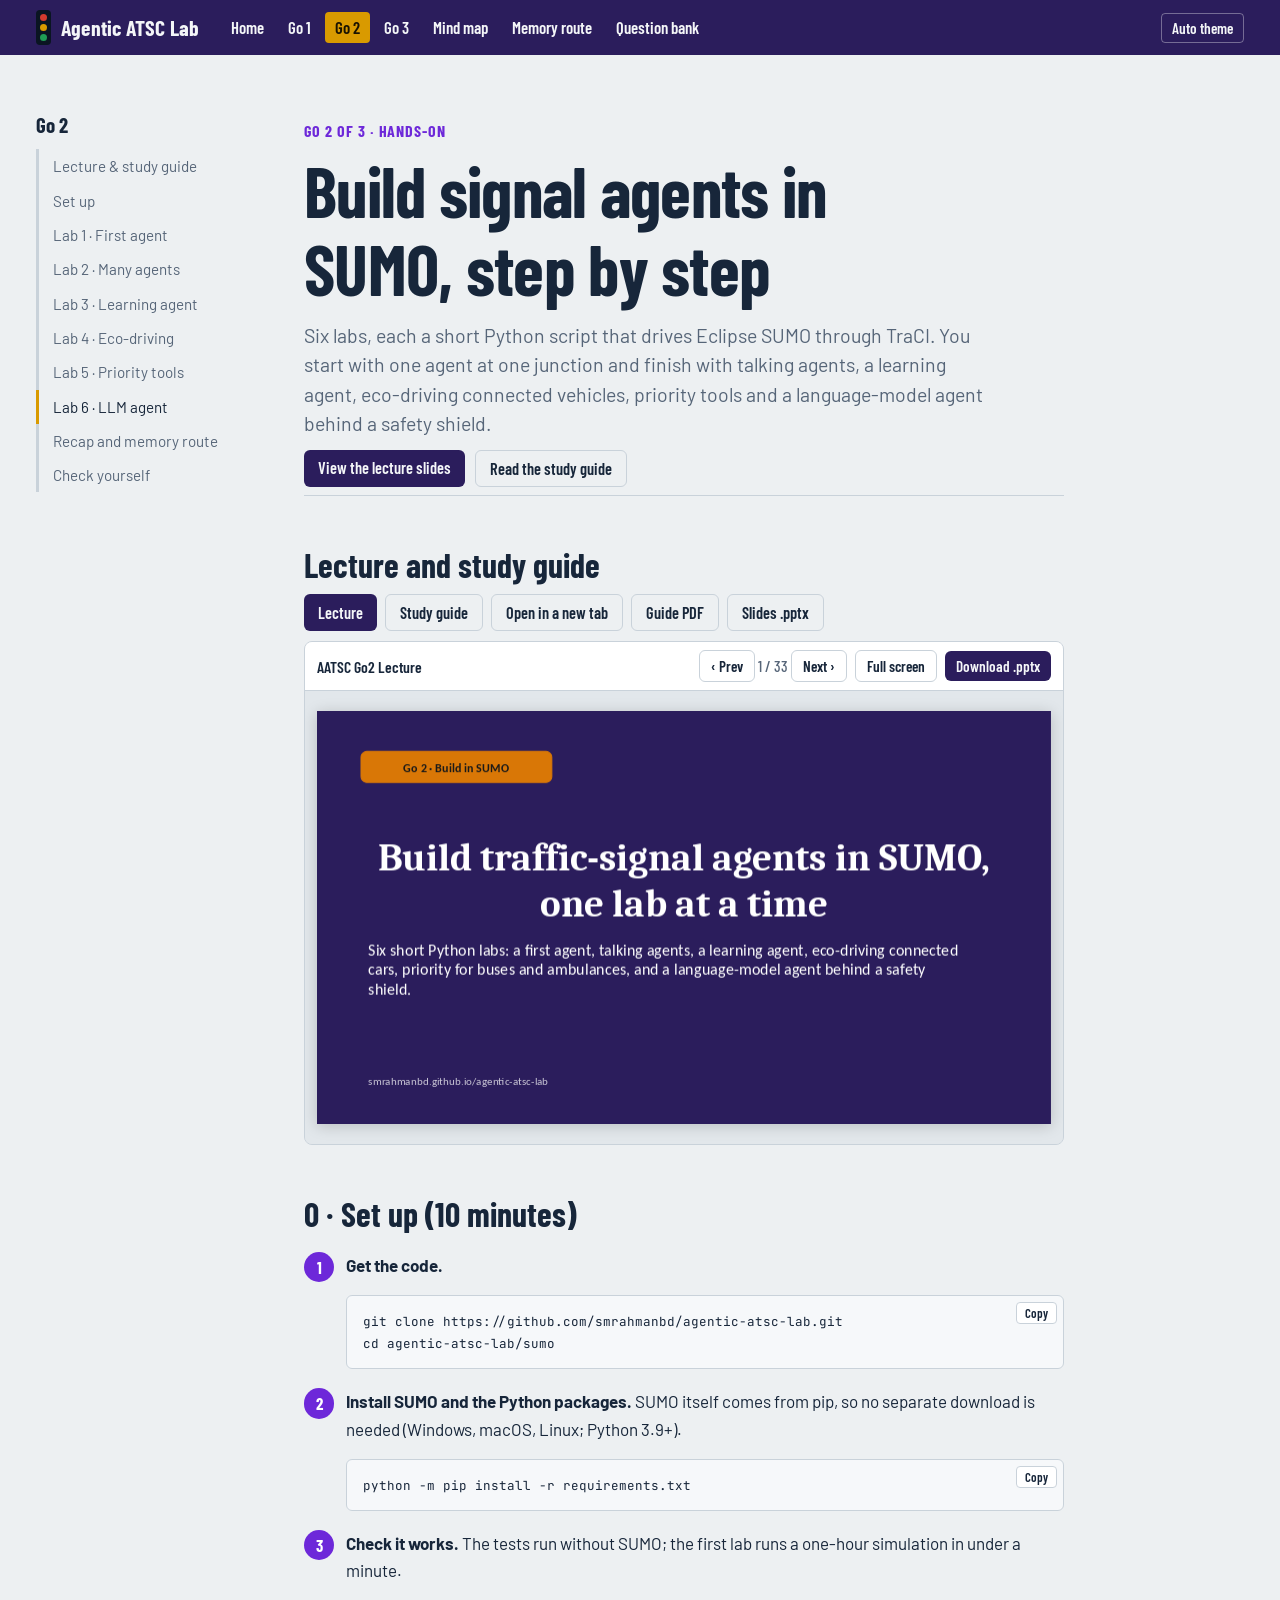
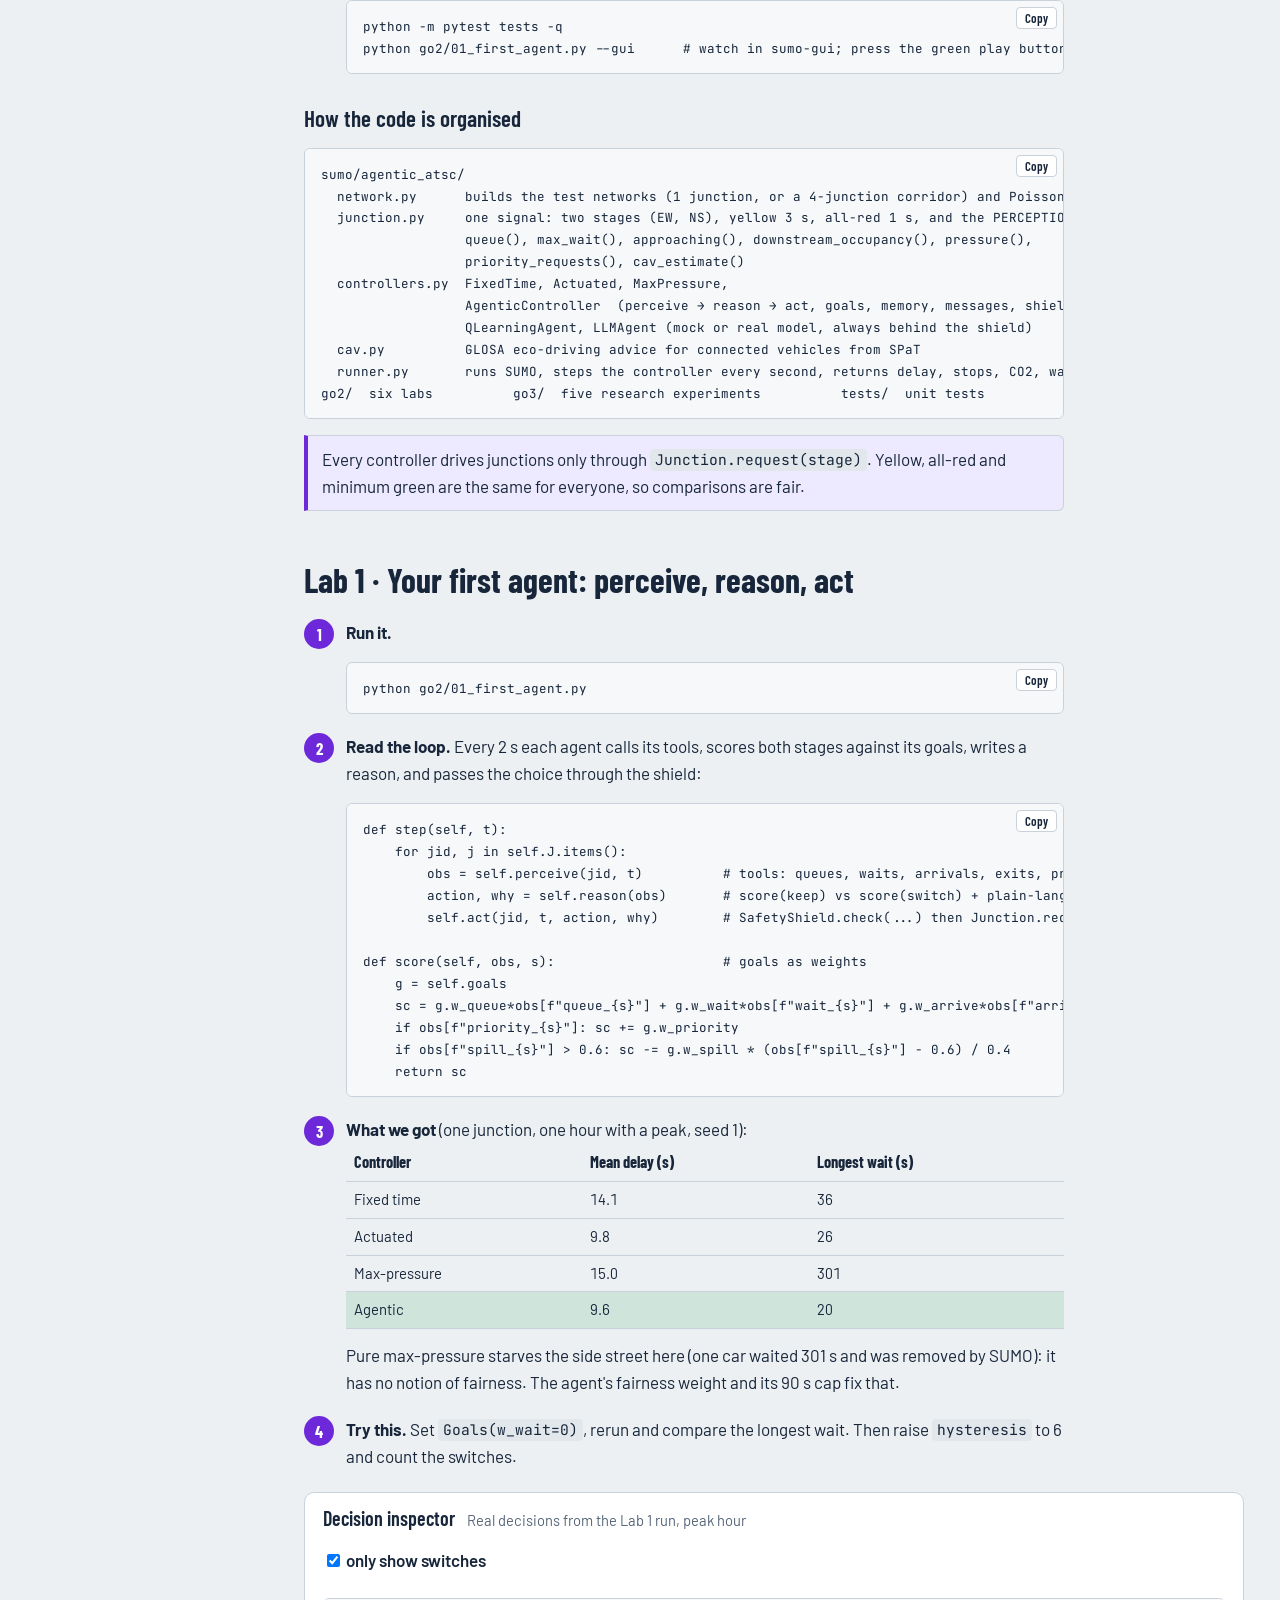
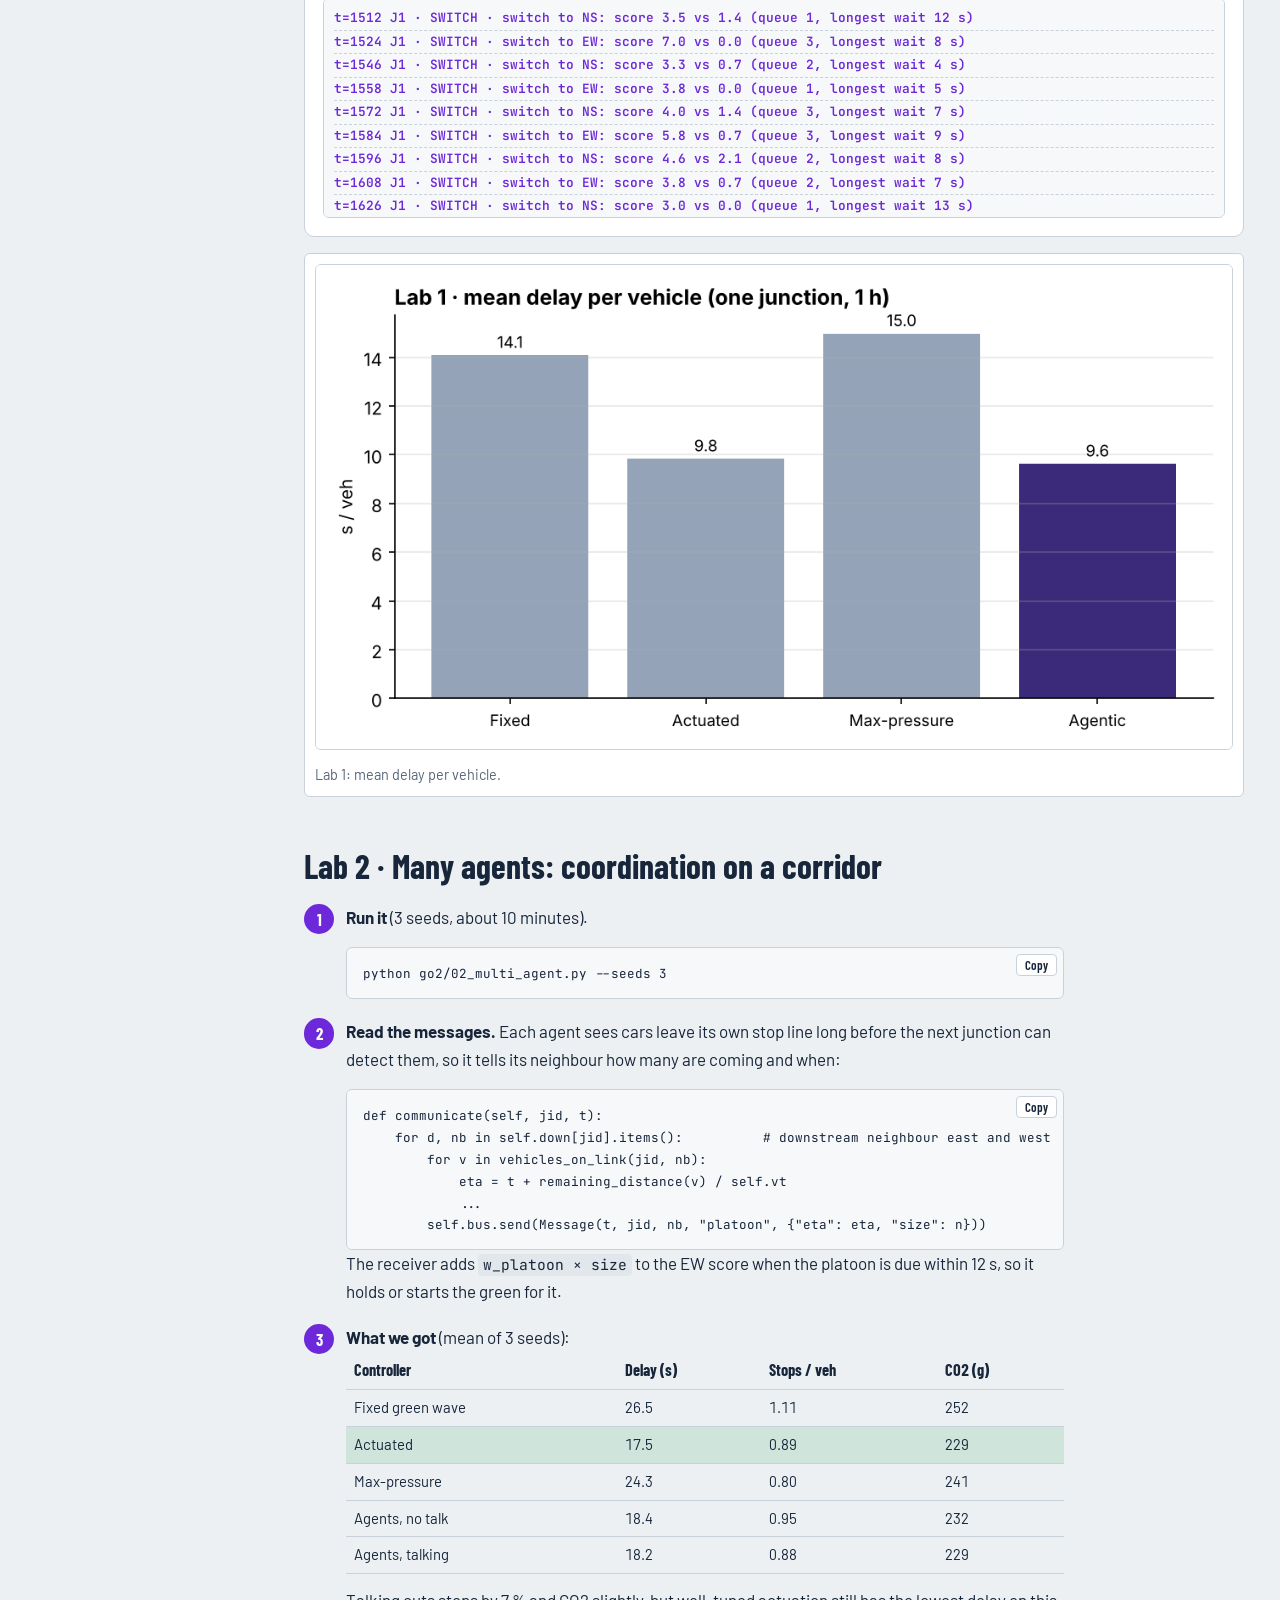
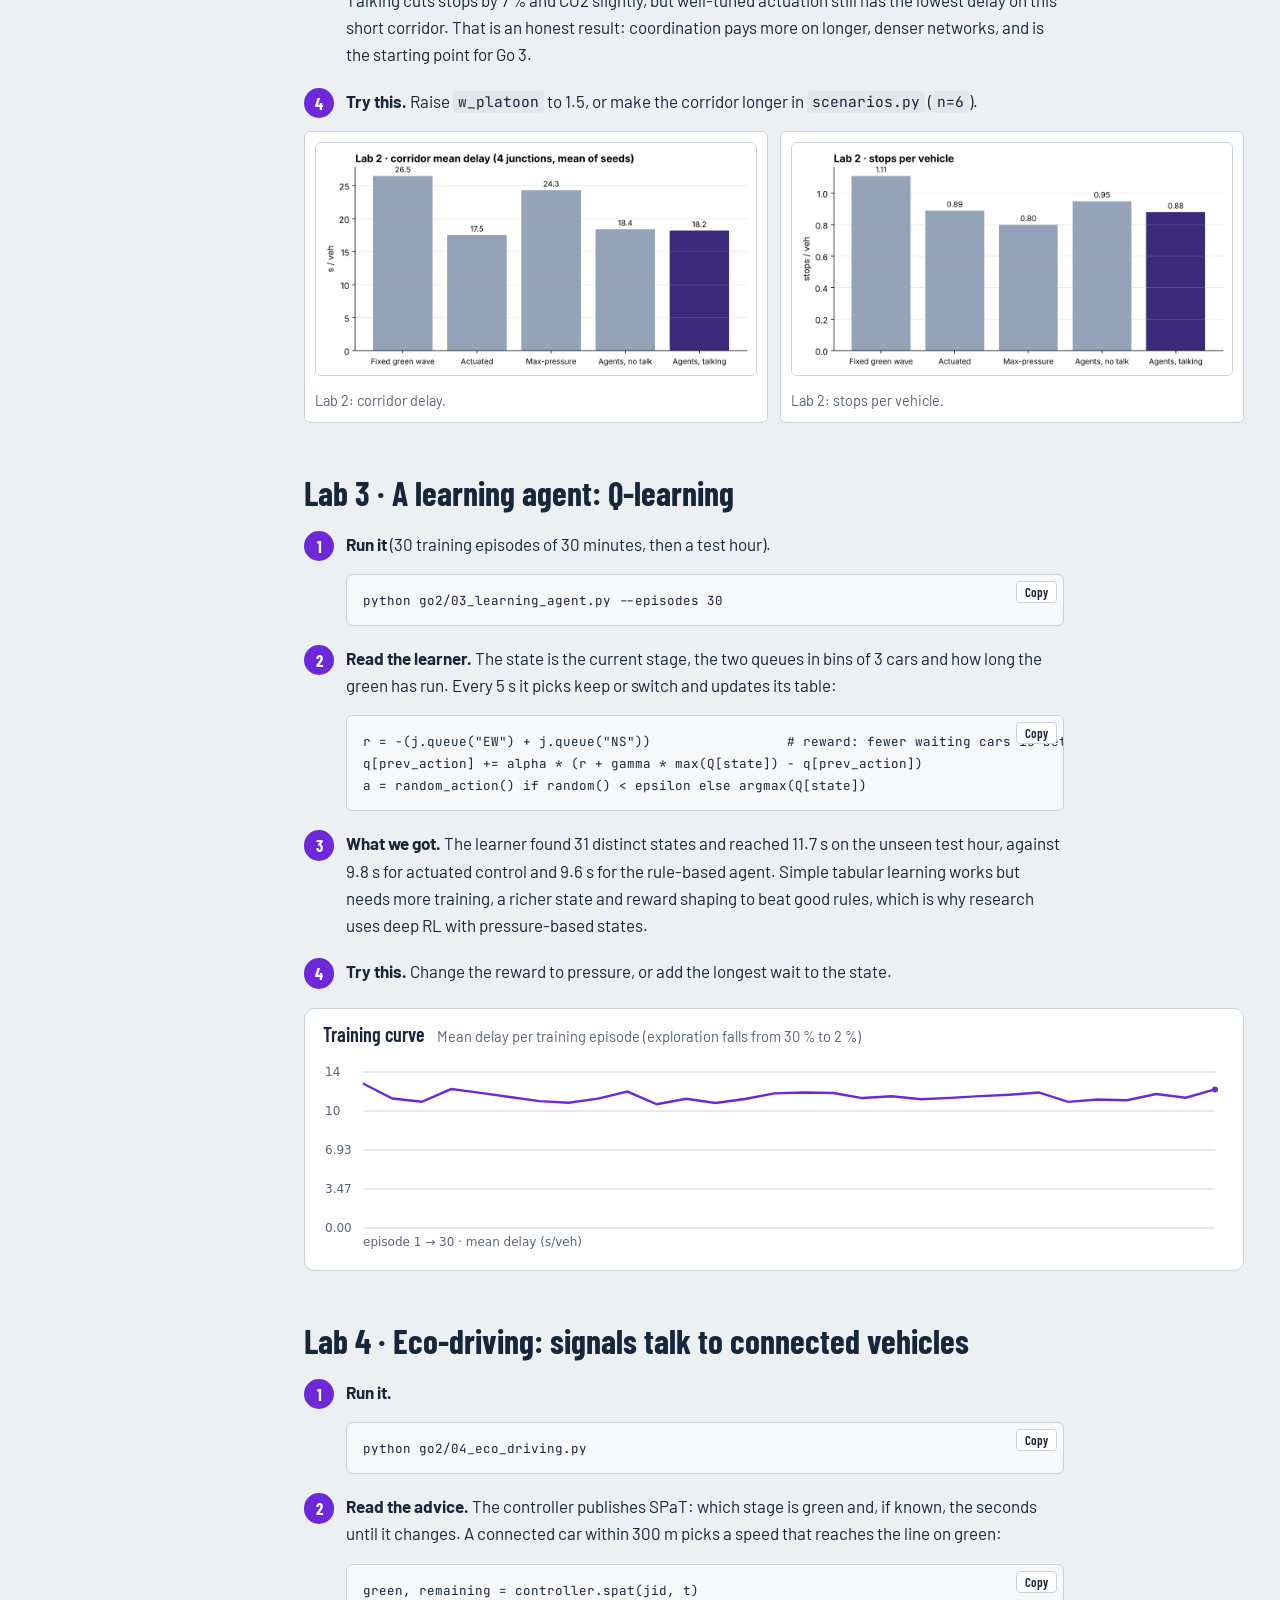
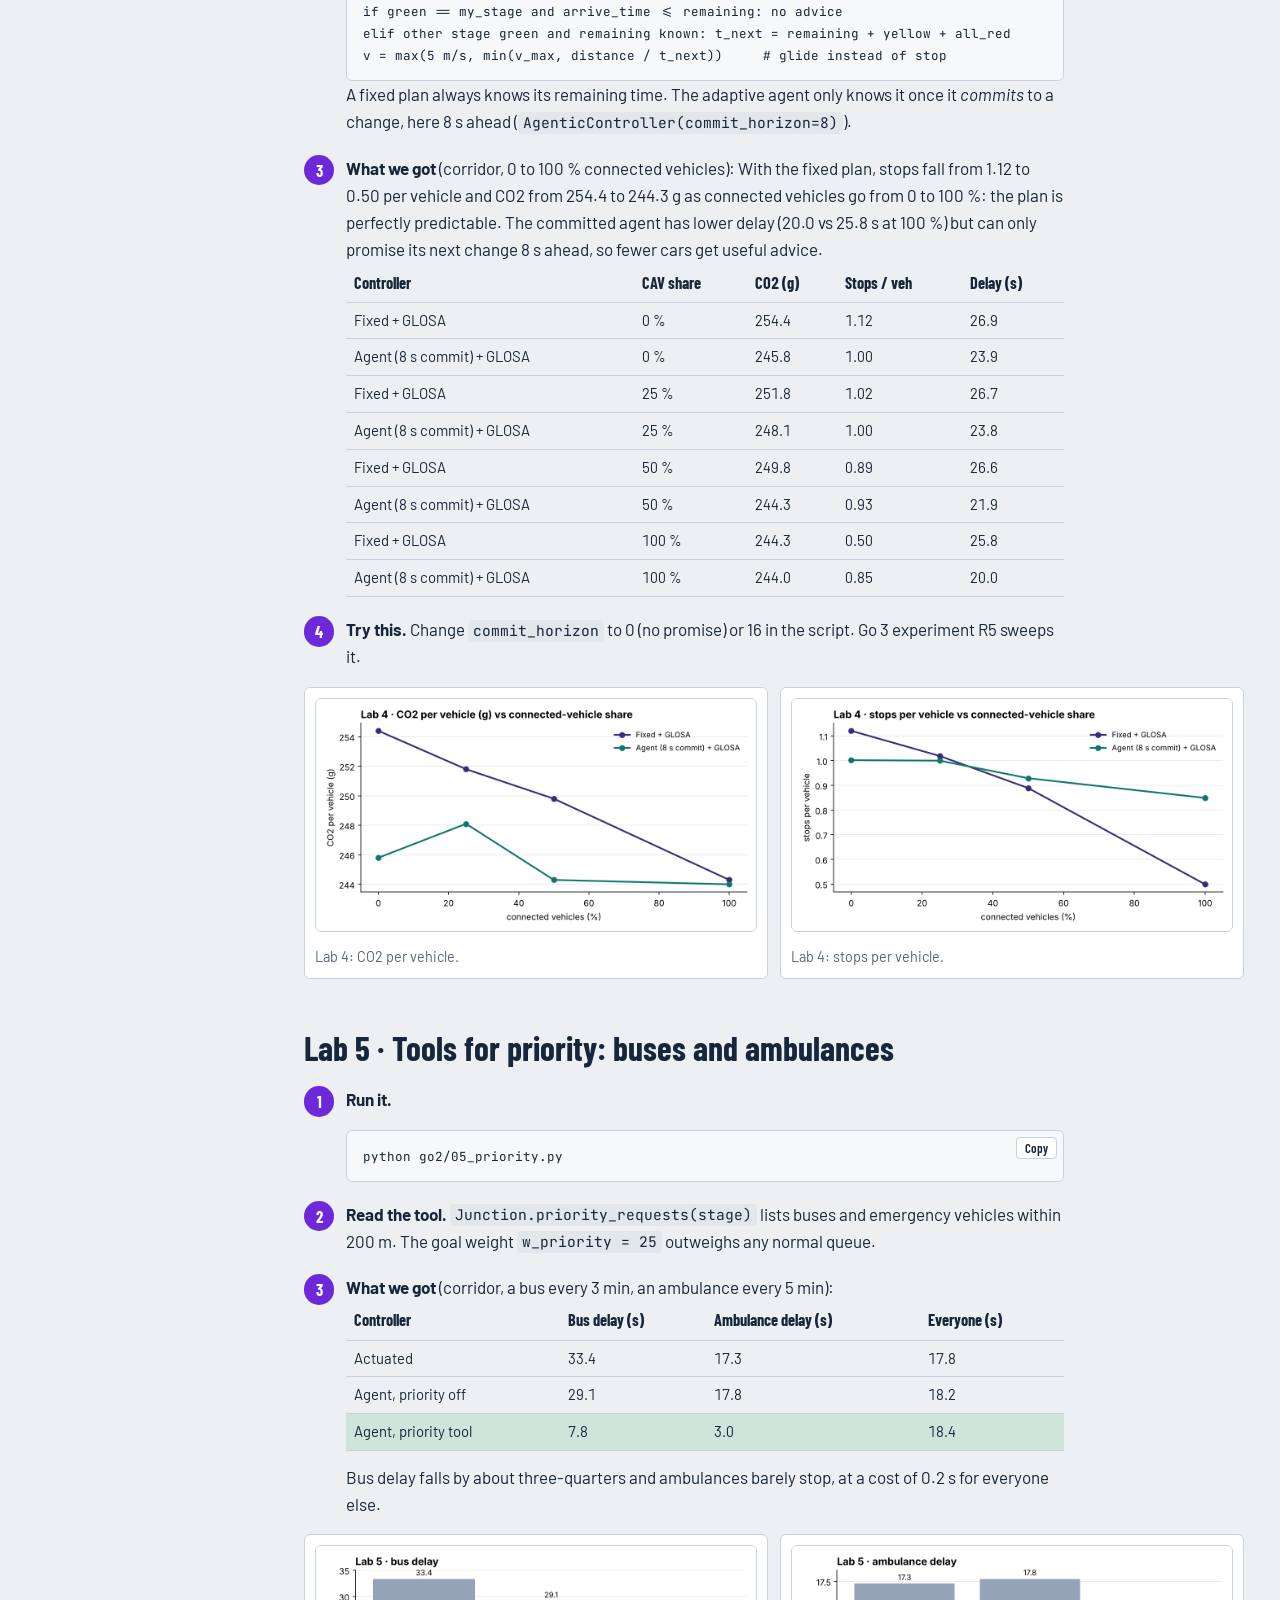
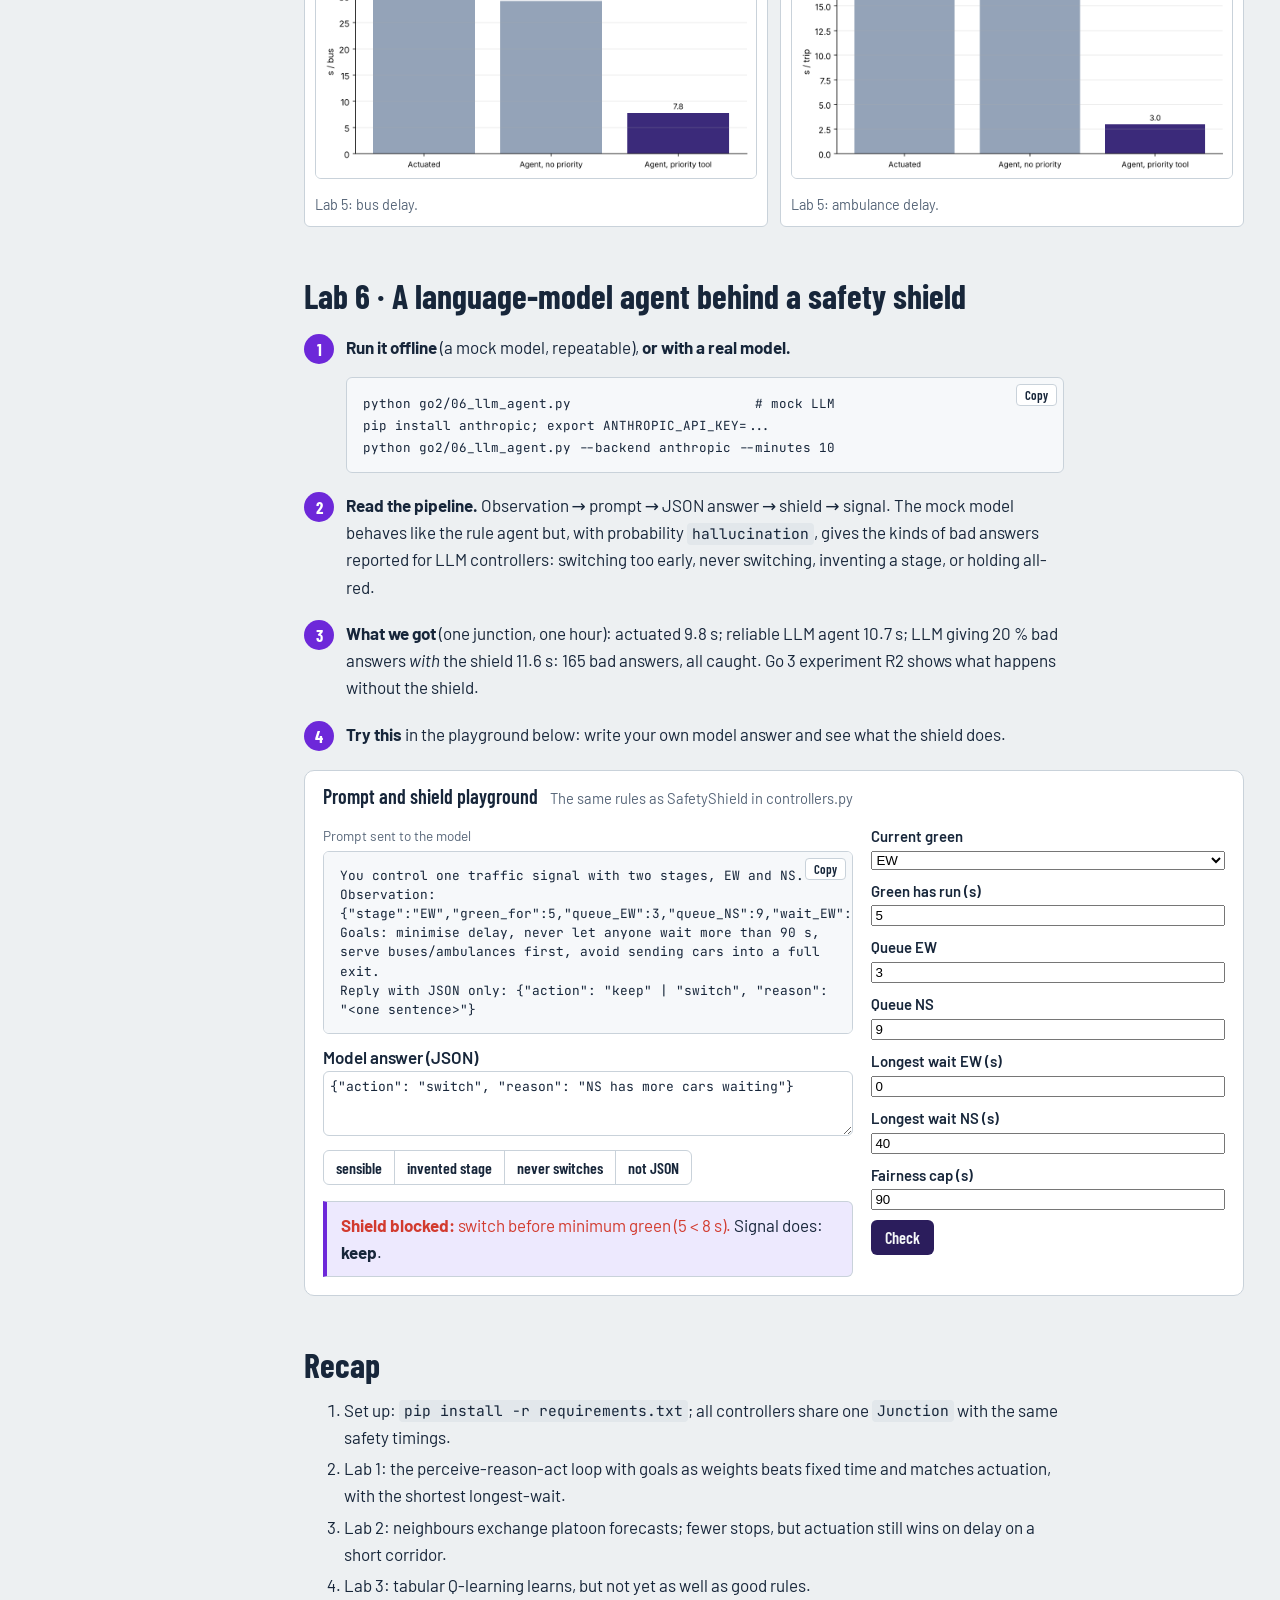
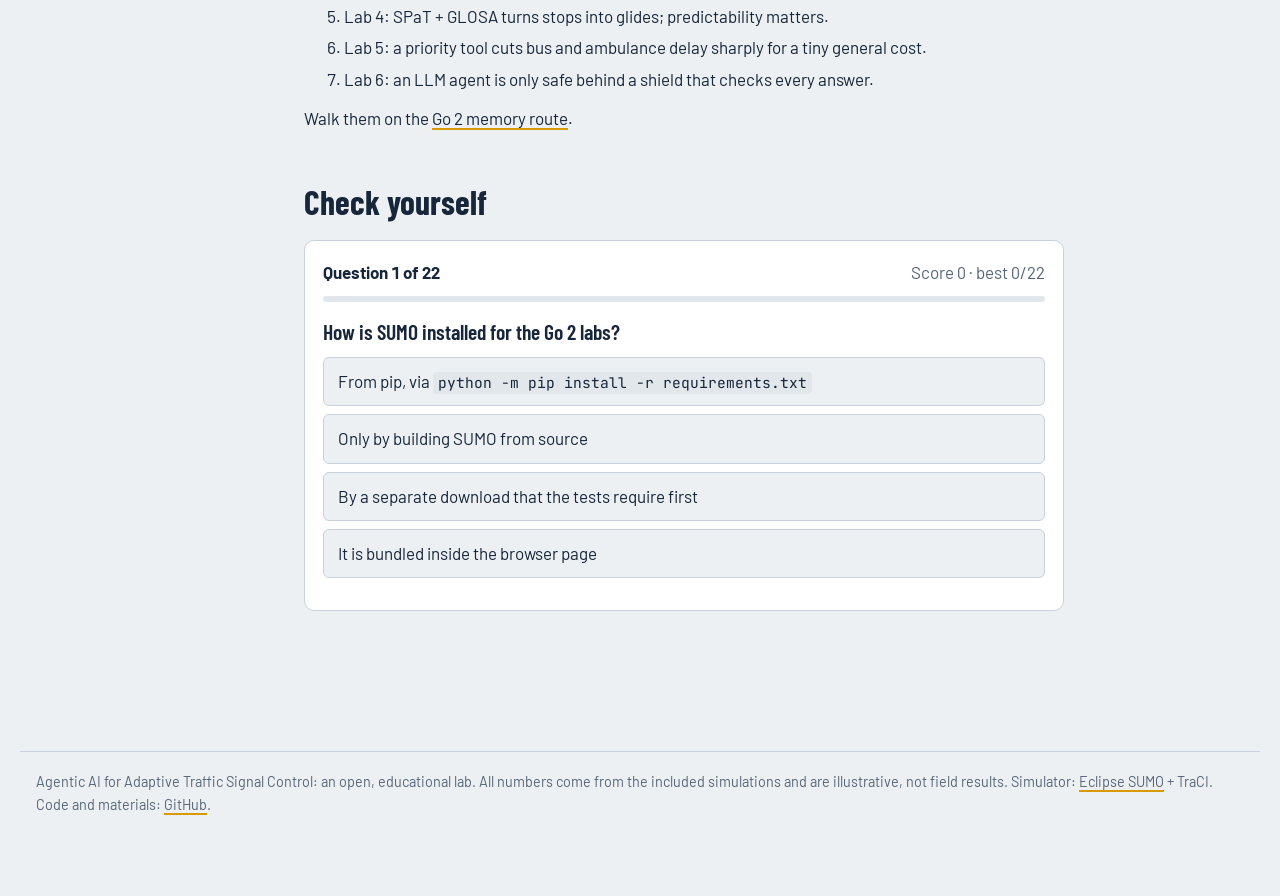
<file: docs/go2.html>
<!doctype html>
<html lang="en">
<head>
<meta charset="utf-8">
<meta name="viewport" content="width=device-width, initial-scale=1, viewport-fit=cover">
<title>Go 2 · Build in SUMO</title>
<meta name="claude:viewport-fit-sides" content="cover">
<link rel="preconnect" href="https://fonts.googleapis.com"><link rel="preconnect" href="https://fonts.gstatic.com" crossorigin>
<link rel="stylesheet" href="https://fonts.googleapis.com/css2?family=Barlow+Condensed:wght@500;600;700&family=Barlow:ital,wght@0,400;0,500;0,600;1,400&family=JetBrains+Mono:wght@400;600&display=swap">
<link rel="stylesheet" href="css/site.css">
</head>
<body>
<div class="wrap layout">
  <aside class="route" aria-label="On this page"><span class="level-name">Go 2</span><ol></ol></aside>
  <main class="content">
    <header class="level-head prose">
      <span class="go-tag">Go 2 of 3 · hands-on</span>
      <h1>Build signal agents in SUMO, step by step</h1>
      <p class="lede">Six labs, each a short Python script that drives Eclipse SUMO through TraCI. You start with one agent at one junction and finish with talking agents, a learning agent, eco-driving connected vehicles, priority tools and a language-model agent behind a safety shield.</p>
      <p class="materials-links" style="display:flex;gap:10px;flex-wrap:wrap;margin-top:12px"><a class="btn" style="text-decoration:none" href="#materials" data-open="slides">View the lecture slides</a><a class="btn ghost" style="text-decoration:none" href="#materials" data-open="guide">Read the study guide</a></p>
    </header>

    <section class="prose" id="materials-sec">
      <h2 id="materials" data-short="Lecture &amp; study guide">Lecture and study guide</h2>
      <div class="mat-tabs" role="tablist" style="display:flex;gap:8px;flex-wrap:wrap;margin:10px 0">
        <button class="btn" type="button" role="tab" aria-selected="true" data-mode="slides" data-src="viewer.html?doc=materials/AATSC_Go2_Lecture.pdf&amp;mode=slides&amp;dl=materials/AATSC_Go2_Lecture.pptx&amp;embed=1">Lecture</button>
        <button class="btn ghost" type="button" role="tab" aria-selected="false" data-mode="guide" data-src="viewer.html?doc=materials/AATSC_Go2_Study_Guide.pdf&amp;mode=guide&amp;embed=1">Study guide</button>
        <a class="btn ghost" id="matFull" style="text-decoration:none" href="viewer.html?doc=materials/AATSC_Go2_Lecture.pdf&amp;mode=slides&amp;dl=materials/AATSC_Go2_Lecture.pptx" target="_blank" rel="noopener">Open in a new tab</a>
        <a class="btn ghost" style="text-decoration:none" href="materials/AATSC_Go2_Study_Guide.pdf" download>Guide PDF</a>
        <a class="btn ghost" style="text-decoration:none" href="materials/AATSC_Go2_Lecture.pptx" download>Slides .pptx</a>
      </div>
      <div id="matFrame" style="border:1px solid var(--line);border-radius:8px;overflow:hidden;aspect-ratio:16/10.6;width:100%;background:var(--sunk)">
        <iframe id="matIframe" title="Go 2 lecture and study guide" src="viewer.html?doc=materials/AATSC_Go2_Lecture.pdf&amp;mode=slides&amp;dl=materials/AATSC_Go2_Lecture.pptx&amp;embed=1" loading="lazy" allowfullscreen style="width:100%;height:100%;border:0;display:block"></iframe>
      </div>
    </section>

    <section class="prose">
      <h2 id="setup" data-short="Set up">0 · Set up (10 minutes)</h2>
      <div class="steps">
        <div class="step"><b>Get the code.</b><pre><code>git clone https://github.com/smrahmanbd/agentic-atsc-lab.git
cd agentic-atsc-lab/sumo</code></pre></div>
        <div class="step"><b>Install SUMO and the Python packages.</b> SUMO itself comes from pip, so no separate download is needed (Windows, macOS, Linux; Python 3.9+).<pre><code>python -m pip install -r requirements.txt</code></pre></div>
        <div class="step"><b>Check it works.</b> The tests run without SUMO; the first lab runs a one-hour simulation in under a minute.<pre><code>python -m pytest tests -q
python go2/01_first_agent.py --gui      # watch in sumo-gui; press the green play button</code></pre></div>
      </div>
      <h3>How the code is organised</h3>
<pre><code>sumo/agentic_atsc/
  network.py      builds the test networks (1 junction, or a 4-junction corridor) and Poisson demand
  junction.py     one signal: two stages (EW, NS), yellow 3 s, all-red 1 s, and the PERCEPTION TOOLS
                  queue(), max_wait(), approaching(), downstream_occupancy(), pressure(),
                  priority_requests(), cav_estimate()
  controllers.py  FixedTime, Actuated, MaxPressure,
                  AgenticController  (perceive → reason → act, goals, memory, messages, shield)
                  QLearningAgent, LLMAgent (mock or real model, always behind the shield)
  cav.py          GLOSA eco-driving advice for connected vehicles from SPaT
  runner.py       runs SUMO, steps the controller every second, returns delay, stops, CO2, waits
go2/  six labs          go3/  five research experiments          tests/  unit tests</code></pre>
      <div class="callout">Every controller drives junctions only through <code>Junction.request(stage)</code>. Yellow, all-red and minimum green are the same for everyone, so comparisons are fair.</div>
    </section>

    <section class="prose">
      <h2 id="lab1" data-short="Lab 1 · First agent">Lab 1 · Your first agent: perceive, reason, act</h2>
      <div class="steps">
        <div class="step"><b>Run it.</b><pre><code>python go2/01_first_agent.py</code></pre></div>
        <div class="step"><b>Read the loop.</b> Every 2 s each agent calls its tools, scores both stages against its goals, writes a reason, and passes the choice through the shield:
<pre><code>def step(self, t):
    for jid, j in self.J.items():
        obs = self.perceive(jid, t)          # tools: queues, waits, arrivals, exits, priority, messages
        action, why = self.reason(obs)       # score(keep) vs score(switch) + plain-language reason
        self.act(jid, t, action, why)        # SafetyShield.check(...) then Junction.request(...)

def score(self, obs, s):                     # goals as weights
    g = self.goals
    sc = g.w_queue*obs[f"queue_{s}"] + g.w_wait*obs[f"wait_{s}"] + g.w_arrive*obs[f"arriving_{s}"]
    if obs[f"priority_{s}"]: sc += g.w_priority
    if obs[f"spill_{s}"] > 0.6: sc -= g.w_spill * (obs[f"spill_{s}"] - 0.6) / 0.4
    return sc</code></pre></div>
        <div class="step"><b>What we got</b> (one junction, one hour with a peak, seed 1):
          <table class="data"><tr><th>Controller</th><th>Mean delay (s)</th><th>Longest wait (s)</th></tr>
          <tr><td>Fixed time</td><td>14.1</td><td>36</td></tr><tr><td>Actuated</td><td>9.8</td><td>26</td></tr>
          <tr><td>Max-pressure</td><td>15.0</td><td>301</td></tr><tr class="best"><td>Agentic</td><td>9.6</td><td>20</td></tr></table>
          <p>Pure max-pressure starves the side street here (one car waited 301 s and was removed by SUMO): it has no notion of fairness. The agent's fairness weight and its 90 s cap fix that.</p></div>
        <div class="step"><b>Try this.</b> Set <code>Goals(w_wait=0)</code>, rerun and compare the longest wait. Then raise <code>hysteresis</code> to 6 and count the switches.</div>
      </div>
    </section>
    <div class="bay">
      <div class="bay-head"><h4>Decision inspector</h4><span class="hint">Real decisions from the Lab 1 run, peak hour</span></div>
      <div class="bay-body">
        <label style="font-weight:600"><input type="checkbox" id="diSw" checked> only show switches</label>
        <div class="log" id="diList" style="height:220px;margin-top:8px"></div>
      </div>
    </div>
    <figure class="figure"><img src="assets/results/go2_lab1_delay.png" alt="Lab 1 mean delay by controller" loading="lazy"><figcaption>Lab 1: mean delay per vehicle.</figcaption></figure>

    <section class="prose">
      <h2 id="lab2" data-short="Lab 2 · Many agents">Lab 2 · Many agents: coordination on a corridor</h2>
      <div class="steps">
        <div class="step"><b>Run it</b> (3 seeds, about 10 minutes).<pre><code>python go2/02_multi_agent.py --seeds 3</code></pre></div>
        <div class="step"><b>Read the messages.</b> Each agent sees cars leave its own stop line long before the next junction can detect them, so it tells its neighbour how many are coming and when:
<pre><code>def communicate(self, jid, t):
    for d, nb in self.down[jid].items():          # downstream neighbour east and west
        for v in vehicles_on_link(jid, nb):
            eta = t + remaining_distance(v) / self.vt
            ...
        self.bus.send(Message(t, jid, nb, "platoon", {"eta": eta, "size": n}))</code></pre>
          The receiver adds <code>w_platoon × size</code> to the EW score when the platoon is due within 12 s, so it holds or starts the green for it.</div>
        <div class="step"><b>What we got</b> (mean of 3 seeds):
          <table class="data"><tr><th>Controller</th><th>Delay (s)</th><th>Stops / veh</th><th>CO2 (g)</th></tr>
          <tr><td>Fixed green wave</td><td>26.5</td><td>1.11</td><td>252</td></tr><tr class="best"><td>Actuated</td><td>17.5</td><td>0.89</td><td>229</td></tr>
          <tr><td>Max-pressure</td><td>24.3</td><td>0.80</td><td>241</td></tr><tr><td>Agents, no talk</td><td>18.4</td><td>0.95</td><td>232</td></tr><tr><td>Agents, talking</td><td>18.2</td><td>0.88</td><td>229</td></tr></table>
          <p>Talking cuts stops by 7 % and CO2 slightly, but well-tuned actuation still has the lowest delay on this short corridor. That is an honest result: coordination pays more on longer, denser networks, and is the starting point for Go 3.</p></div>
        <div class="step"><b>Try this.</b> Raise <code>w_platoon</code> to 1.5, or make the corridor longer in <code>scenarios.py</code> (<code>n=6</code>).</div>
      </div>
    </section>
    <div class="grid2"><figure class="figure"><img src="assets/results/go2_lab2_delay.png" alt="Lab 2 delay" loading="lazy"><figcaption>Lab 2: corridor delay.</figcaption></figure><figure class="figure"><img src="assets/results/go2_lab2_stops.png" alt="Lab 2 stops" loading="lazy"><figcaption>Lab 2: stops per vehicle.</figcaption></figure></div>

    <section class="prose">
      <h2 id="lab3" data-short="Lab 3 · Learning agent">Lab 3 · A learning agent: Q-learning</h2>
      <div class="steps">
        <div class="step"><b>Run it</b> (30 training episodes of 30 minutes, then a test hour).<pre><code>python go2/03_learning_agent.py --episodes 30</code></pre></div>
        <div class="step"><b>Read the learner.</b> The state is the current stage, the two queues in bins of 3 cars and how long the green has run. Every 5 s it picks keep or switch and updates its table:
<pre><code>r = -(j.queue("EW") + j.queue("NS"))                 # reward: fewer waiting cars is better
q[prev_action] += alpha * (r + gamma * max(Q[state]) - q[prev_action])
a = random_action() if random() &lt; epsilon else argmax(Q[state])</code></pre></div>
        <div class="step"><b>What we got.</b> The learner found 31 distinct states and reached 11.7 s on the unseen test hour, against 9.8 s for actuated control and 9.6 s for the rule-based agent. Simple tabular learning works but needs more training, a richer state and reward shaping to beat good rules, which is why research uses deep RL with pressure-based states.</div>
        <div class="step"><b>Try this.</b> Change the reward to pressure, or add the longest wait to the state.</div>
      </div>
    </section>
    <div class="bay">
      <div class="bay-head"><h4>Training curve</h4><span class="hint">Mean delay per training episode (exploration falls from 30 % to 2 %)</span></div>
      <div class="bay-body"><canvas class="chart" id="qlCv" aria-label="Q-learning training curve"></canvas></div>
    </div>

    <section class="prose">
      <h2 id="lab4" data-short="Lab 4 · Eco-driving">Lab 4 · Eco-driving: signals talk to connected vehicles</h2>
      <div class="steps">
        <div class="step"><b>Run it.</b><pre><code>python go2/04_eco_driving.py</code></pre></div>
        <div class="step"><b>Read the advice.</b> The controller publishes SPaT: which stage is green and, if known, the seconds until it changes. A connected car within 300 m picks a speed that reaches the line on green:
<pre><code>green, remaining = controller.spat(jid, t)
if green == my_stage and arrive_time &lt;= remaining: no advice
elif other stage green and remaining known: t_next = remaining + yellow + all_red
v = max(5 m/s, min(v_max, distance / t_next))     # glide instead of stop</code></pre>
          A fixed plan always knows its remaining time. The adaptive agent only knows it once it <em>commits</em> to a change, here 8 s ahead (<code>AgenticController(commit_horizon=8)</code>).</div>
        <div class="step"><b>What we got</b> (corridor, 0 to 100 % connected vehicles): <span id="l4Txt"></span>
          <div id="l4Table"></div></div>
        <div class="step"><b>Try this.</b> Change <code>commit_horizon</code> to 0 (no promise) or 16 in the script. Go 3 experiment R5 sweeps it.</div>
      </div>
    </section>
    <div class="grid2"><figure class="figure"><img src="assets/results/go2_lab4_co2_g.png" alt="Lab 4 CO2" loading="lazy"><figcaption>Lab 4: CO2 per vehicle.</figcaption></figure><figure class="figure"><img src="assets/results/go2_lab4_stops.png" alt="Lab 4 stops" loading="lazy"><figcaption>Lab 4: stops per vehicle.</figcaption></figure></div>

    <section class="prose">
      <h2 id="lab5" data-short="Lab 5 · Priority tools">Lab 5 · Tools for priority: buses and ambulances</h2>
      <div class="steps">
        <div class="step"><b>Run it.</b><pre><code>python go2/05_priority.py</code></pre></div>
        <div class="step"><b>Read the tool.</b> <code>Junction.priority_requests(stage)</code> lists buses and emergency vehicles within 200 m. The goal weight <code>w_priority = 25</code> outweighs any normal queue.</div>
        <div class="step"><b>What we got</b> (corridor, a bus every 3 min, an ambulance every 5 min):
          <table class="data"><tr><th>Controller</th><th>Bus delay (s)</th><th>Ambulance delay (s)</th><th>Everyone (s)</th></tr>
          <tr><td>Actuated</td><td>33.4</td><td>17.3</td><td>17.8</td></tr><tr><td>Agent, priority off</td><td>29.1</td><td>17.8</td><td>18.2</td></tr><tr class="best"><td>Agent, priority tool</td><td>7.8</td><td>3.0</td><td>18.4</td></tr></table>
          <p>Bus delay falls by about three-quarters and ambulances barely stop, at a cost of 0.2 s for everyone else.</p></div>
      </div>
    </section>
    <div class="grid2"><figure class="figure"><img src="assets/results/go2_lab5_bus.png" alt="Lab 5 bus delay" loading="lazy"><figcaption>Lab 5: bus delay.</figcaption></figure><figure class="figure"><img src="assets/results/go2_lab5_ambulance.png" alt="Lab 5 ambulance delay" loading="lazy"><figcaption>Lab 5: ambulance delay.</figcaption></figure></div>

    <section class="prose">
      <h2 id="lab6" data-short="Lab 6 · LLM agent">Lab 6 · A language-model agent behind a safety shield</h2>
      <div class="steps">
        <div class="step"><b>Run it offline</b> (a mock model, repeatable), <b>or with a real model.</b><pre><code>python go2/06_llm_agent.py                       # mock LLM
pip install anthropic; export ANTHROPIC_API_KEY=...
python go2/06_llm_agent.py --backend anthropic --minutes 10</code></pre></div>
        <div class="step"><b>Read the pipeline.</b> Observation → prompt → JSON answer → shield → signal. The mock model behaves like the rule agent but, with probability <code>hallucination</code>, gives the kinds of bad answers reported for LLM controllers: switching too early, never switching, inventing a stage, or holding all-red.</div>
        <div class="step"><b>What we got</b> (one junction, one hour): actuated 9.8 s; reliable LLM agent 10.7 s; LLM giving 20 % bad answers <em>with</em> the shield 11.6 s: 165 bad answers, all caught. Go 3 experiment R2 shows what happens without the shield.</div>
        <div class="step"><b>Try this</b> in the playground below: write your own model answer and see what the shield does.</div>
      </div>
    </section>
    <div class="bay">
      <div class="bay-head"><h4>Prompt and shield playground</h4><span class="hint">The same rules as SafetyShield in controllers.py</span></div>
      <div class="bay-body bay-split">
        <div>
          <div class="muted" style="font-size:.85rem">Prompt sent to the model</div>
          <pre id="pgPrompt" style="white-space:pre-wrap;font-size:.8rem;margin-top:4px"></pre>
          <label for="pgAns" style="font-weight:600;display:block;margin-top:10px">Model answer (JSON)</label>
          <textarea id="pgAns" rows="3" style="width:100%;font:13px var(--mono);padding:6px;border:1px solid var(--line);border-radius:6px;background:var(--surface);color:var(--fg)">{"action": "switch", "reason": "NS has more cars waiting"}</textarea>
          <div class="seg" id="pgPre" role="group" aria-label="Example answers" style="margin-top:6px;flex-wrap:wrap">
            <button type="button" data-a='{"action": "switch", "reason": "NS has more cars waiting"}'>sensible</button>
            <button type="button" data-a='{"action": "green_NE", "reason": "serve the northeast stage"}'>invented stage</button>
            <button type="button" data-a='{"action": "keep", "reason": "the current stage looks busy"}'>never switches</button>
            <button type="button" data-a='Sure! I think switching is best.'>not JSON</button>
          </div>
          <p id="pgOut" class="callout"></p>
        </div>
        <div class="controls">
          <div class="ctl"><label for="pgStage">Current green</label><select id="pgStage" style="grid-column:1/-1"><option>EW</option><option>NS</option></select></div>
          <div class="ctl"><label for="pgG">Green has run (s)</label><input type="number" id="pgG" value="5" min="0" max="120" style="grid-column:1/-1"></div>
          <div class="ctl"><label for="pgQE">Queue EW</label><input type="number" id="pgQE" value="3" min="0" style="grid-column:1/-1"></div>
          <div class="ctl"><label for="pgQN">Queue NS</label><input type="number" id="pgQN" value="9" min="0" style="grid-column:1/-1"></div>
          <div class="ctl"><label for="pgWE">Longest wait EW (s)</label><input type="number" id="pgWE" value="0" min="0" style="grid-column:1/-1"></div>
          <div class="ctl"><label for="pgWN">Longest wait NS (s)</label><input type="number" id="pgWN" value="40" min="0" style="grid-column:1/-1"></div>
          <div class="ctl"><label for="pgCap">Fairness cap (s)</label><input type="number" id="pgCap" value="90" min="10" style="grid-column:1/-1"></div>
          <div><button class="btn" type="button" id="pgGo">Check</button></div>
        </div>
      </div>
    </div>

    <section class="prose">
      <h2 id="recap" data-short="Recap and memory route">Recap</h2>
      <ol>
        <li>Set up: <code>pip install -r requirements.txt</code>; all controllers share one <code>Junction</code> with the same safety timings.</li>
        <li>Lab 1: the perceive-reason-act loop with goals as weights beats fixed time and matches actuation, with the shortest longest-wait.</li>
        <li>Lab 2: neighbours exchange platoon forecasts; fewer stops, but actuation still wins on delay on a short corridor.</li>
        <li>Lab 3: tabular Q-learning learns, but not yet as well as good rules.</li>
        <li>Lab 4: SPaT + GLOSA turns stops into glides; predictability matters.</li>
        <li>Lab 5: a priority tool cuts bus and ambulance delay sharply for a tiny general cost.</li>
        <li>Lab 6: an LLM agent is only safe behind a shield that checks every answer.</li>
      </ol>
      <p>Walk them on the <a href="palace.html#go2">Go 2 memory route</a>.</p>
    </section>

    <section class="prose">
      <h2 id="quiz" data-short="Check yourself">Check yourself</h2>
      <div class="quiz" id="quizBox"></div>
    </section>
  </main>
</div>
<script src="js/common.js"></script>
<script src="js/results.js"></script>
<script src="js/go2.js"></script>
<script src="js/quizdata.js"></script>
<script src="js/materials.js"></script>
<script>document.addEventListener('DOMContentLoaded', () => { if (window.QUIZ) Quiz(document.getElementById('quizBox'), QUIZ.filter(q => q.go === 2), 'go2'); });</script>
</body>
</html>
</file>
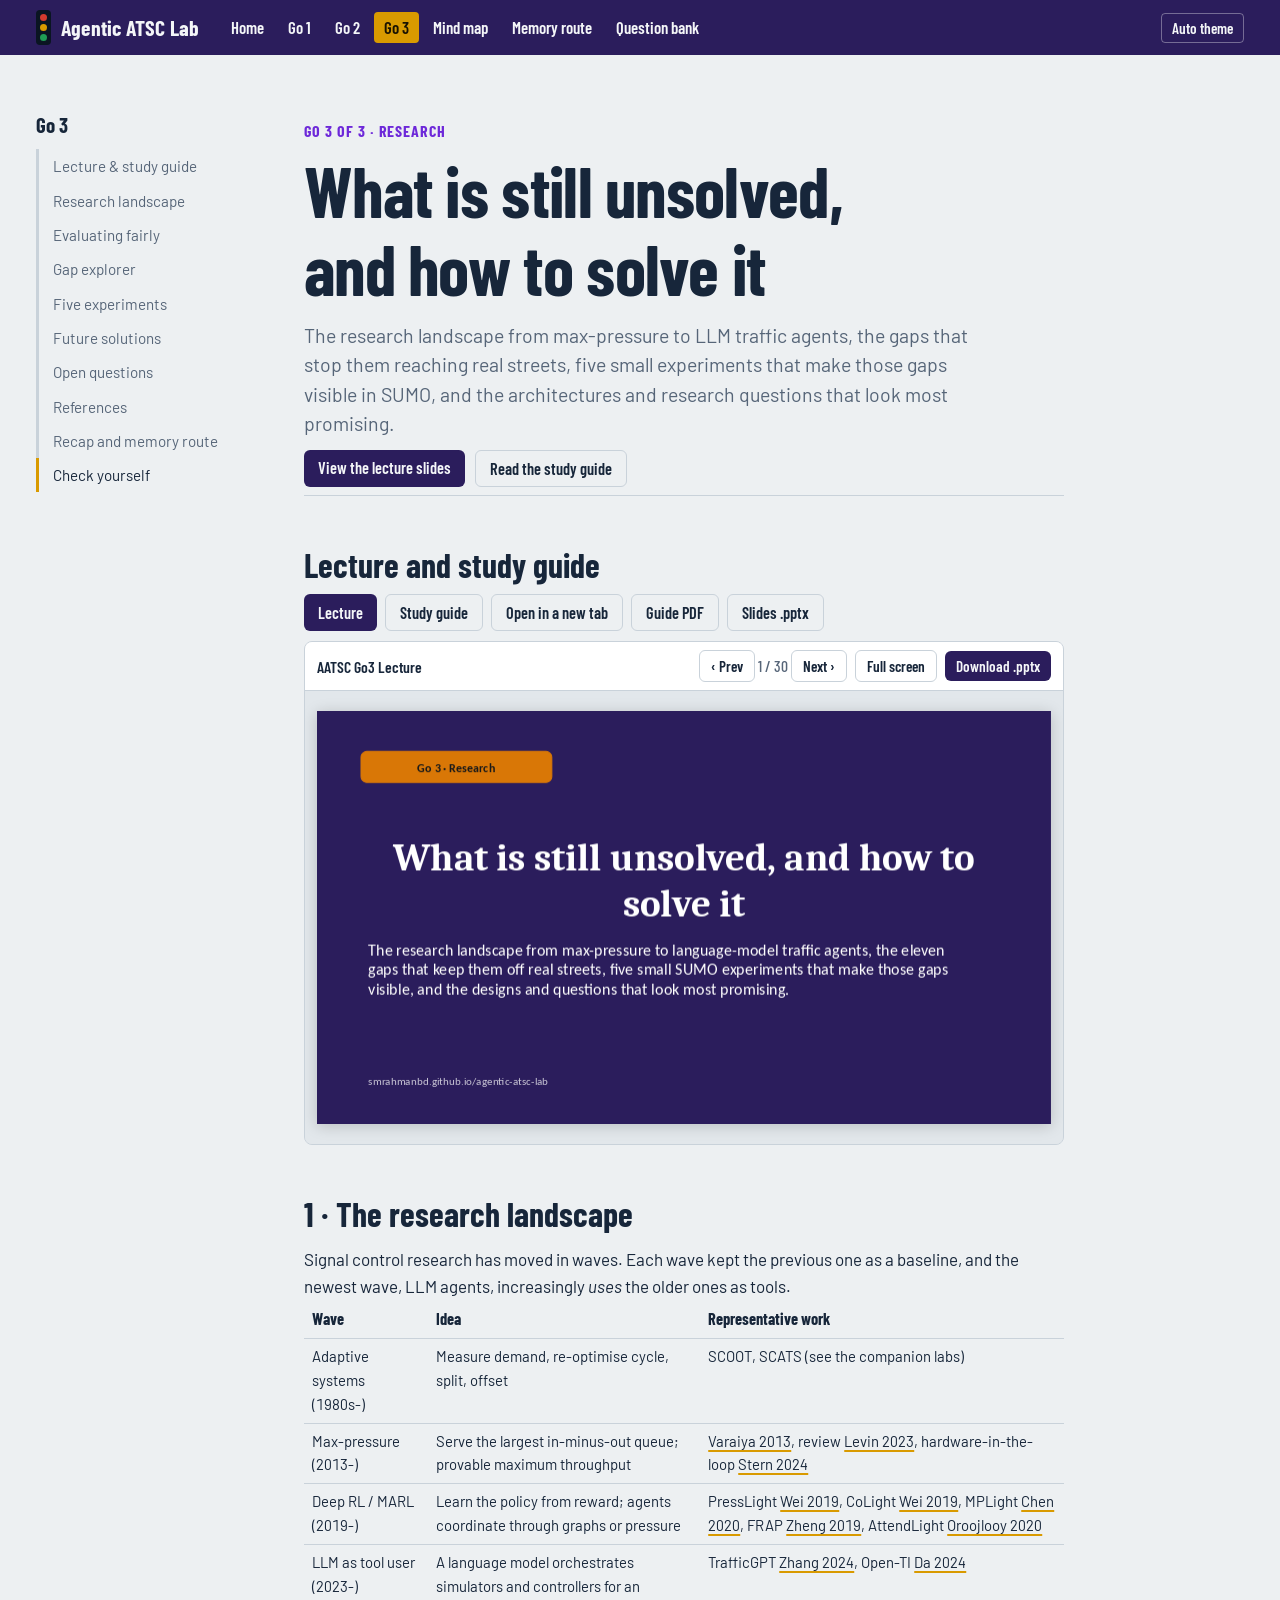
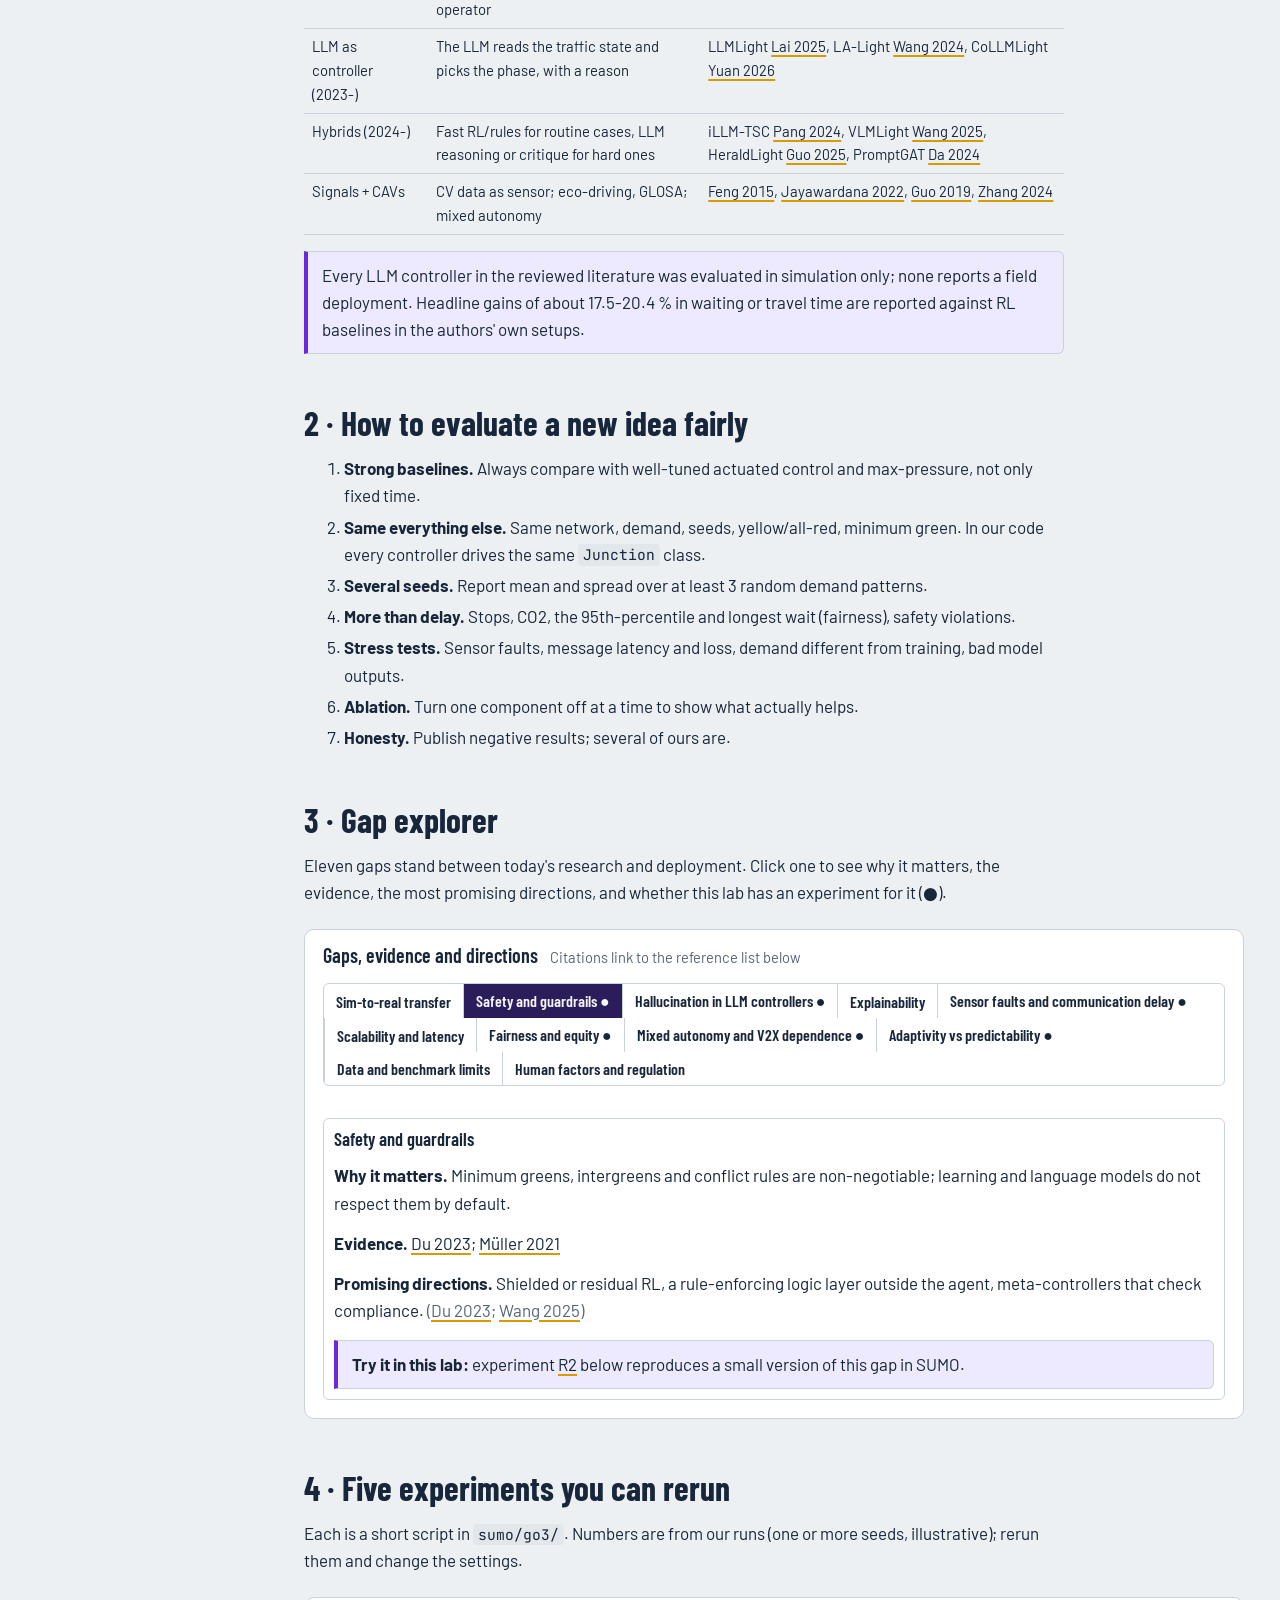
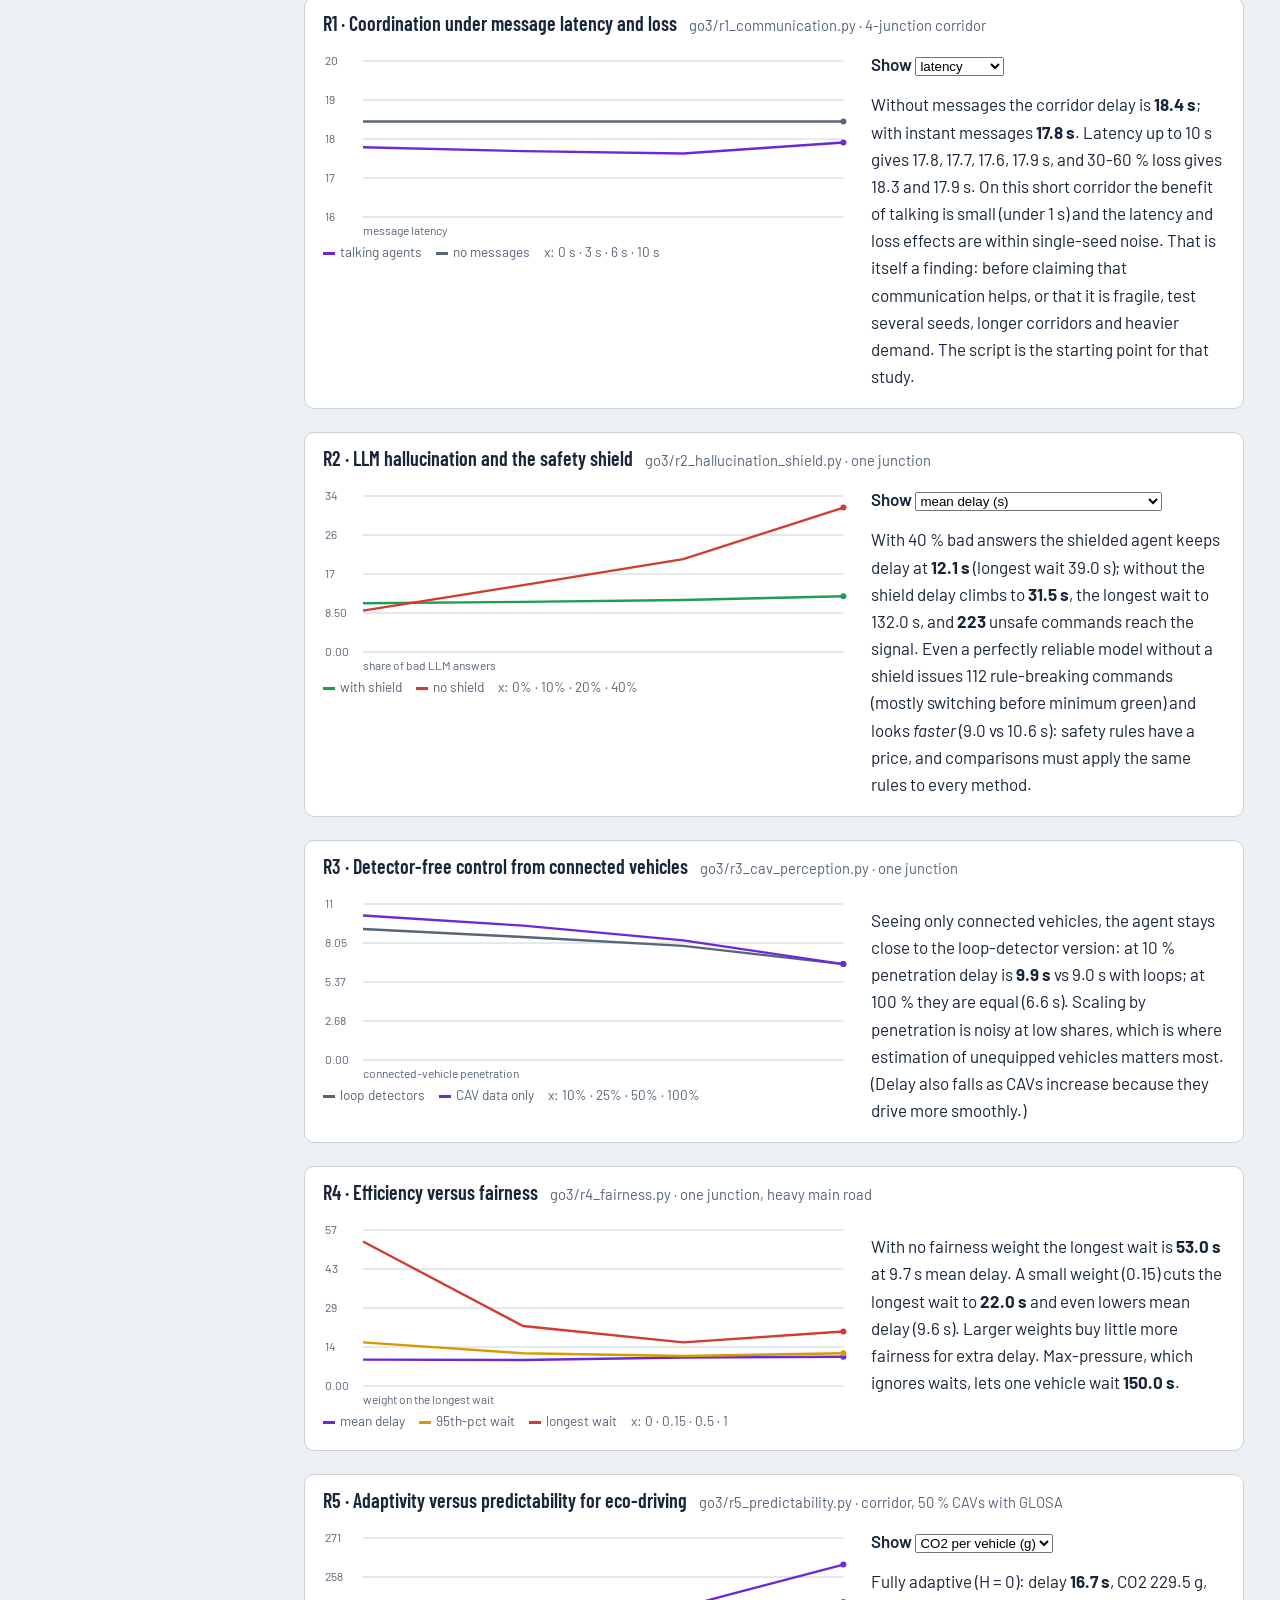
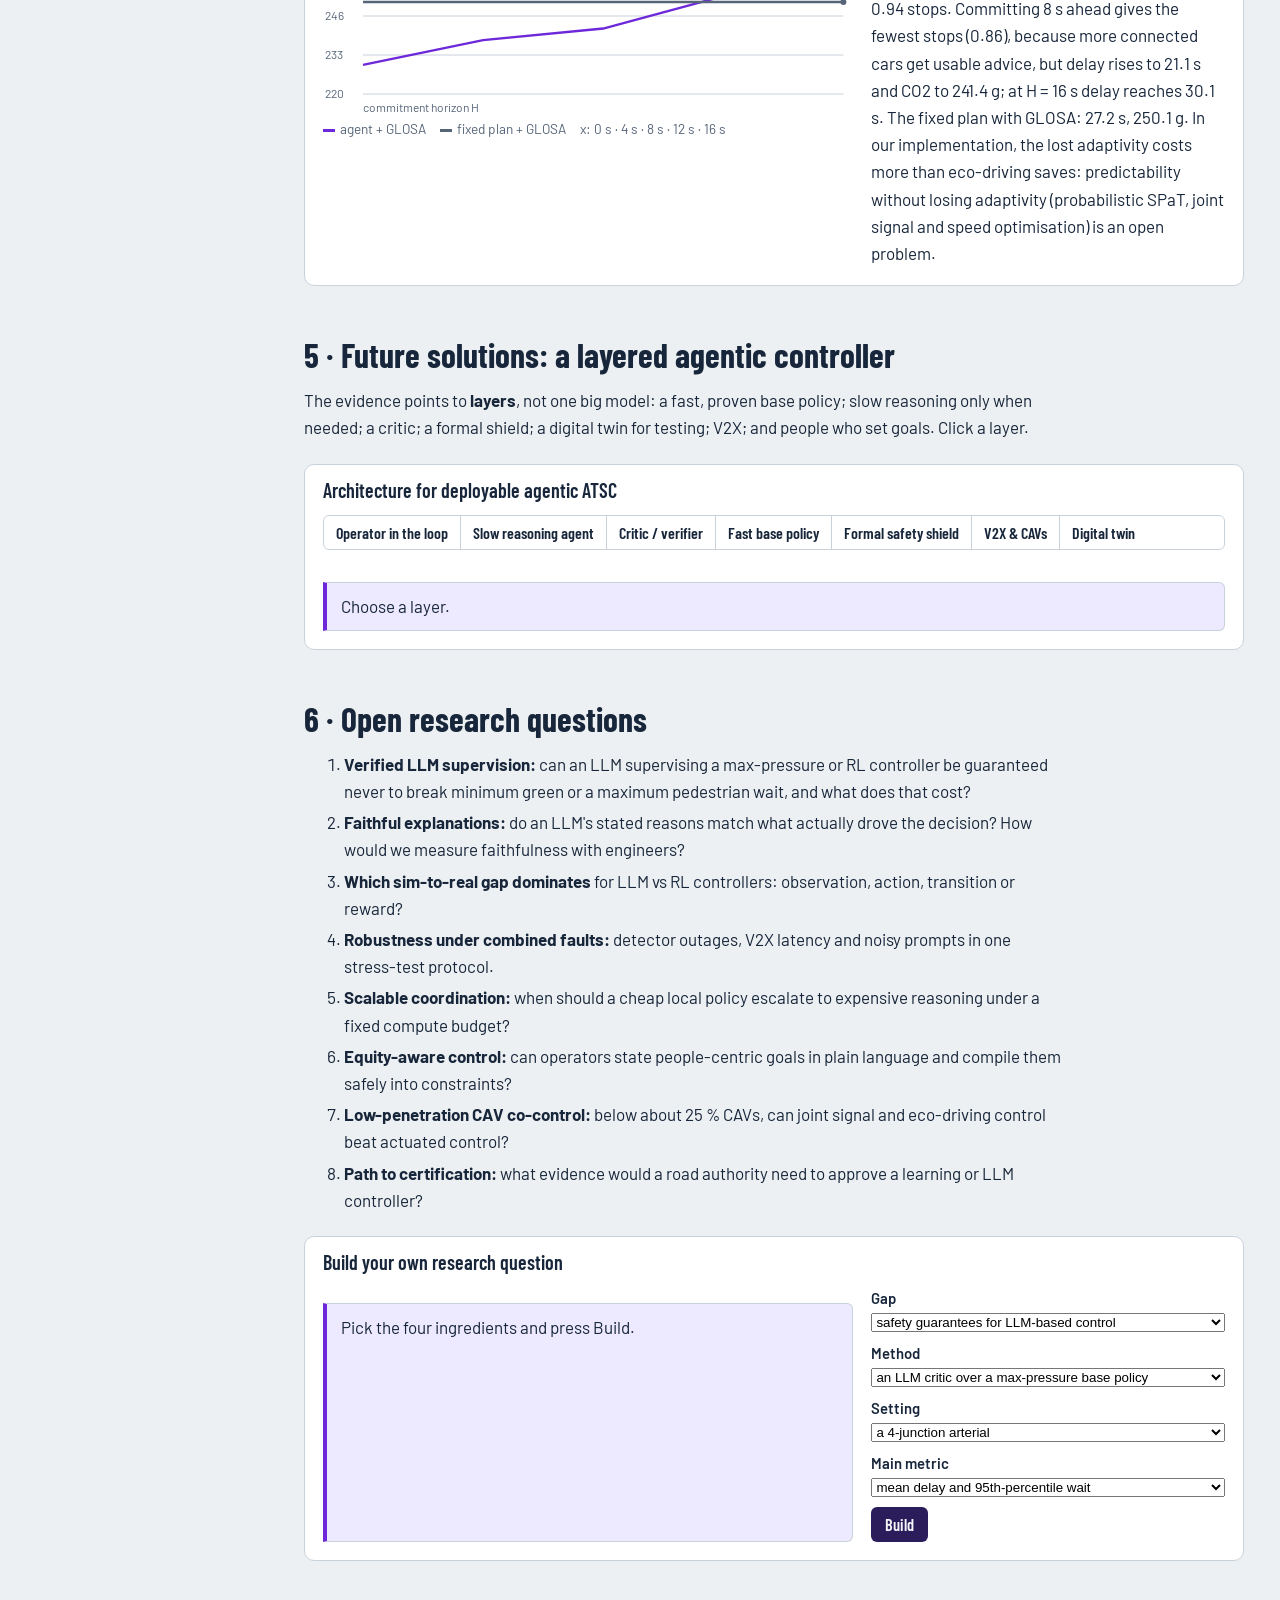
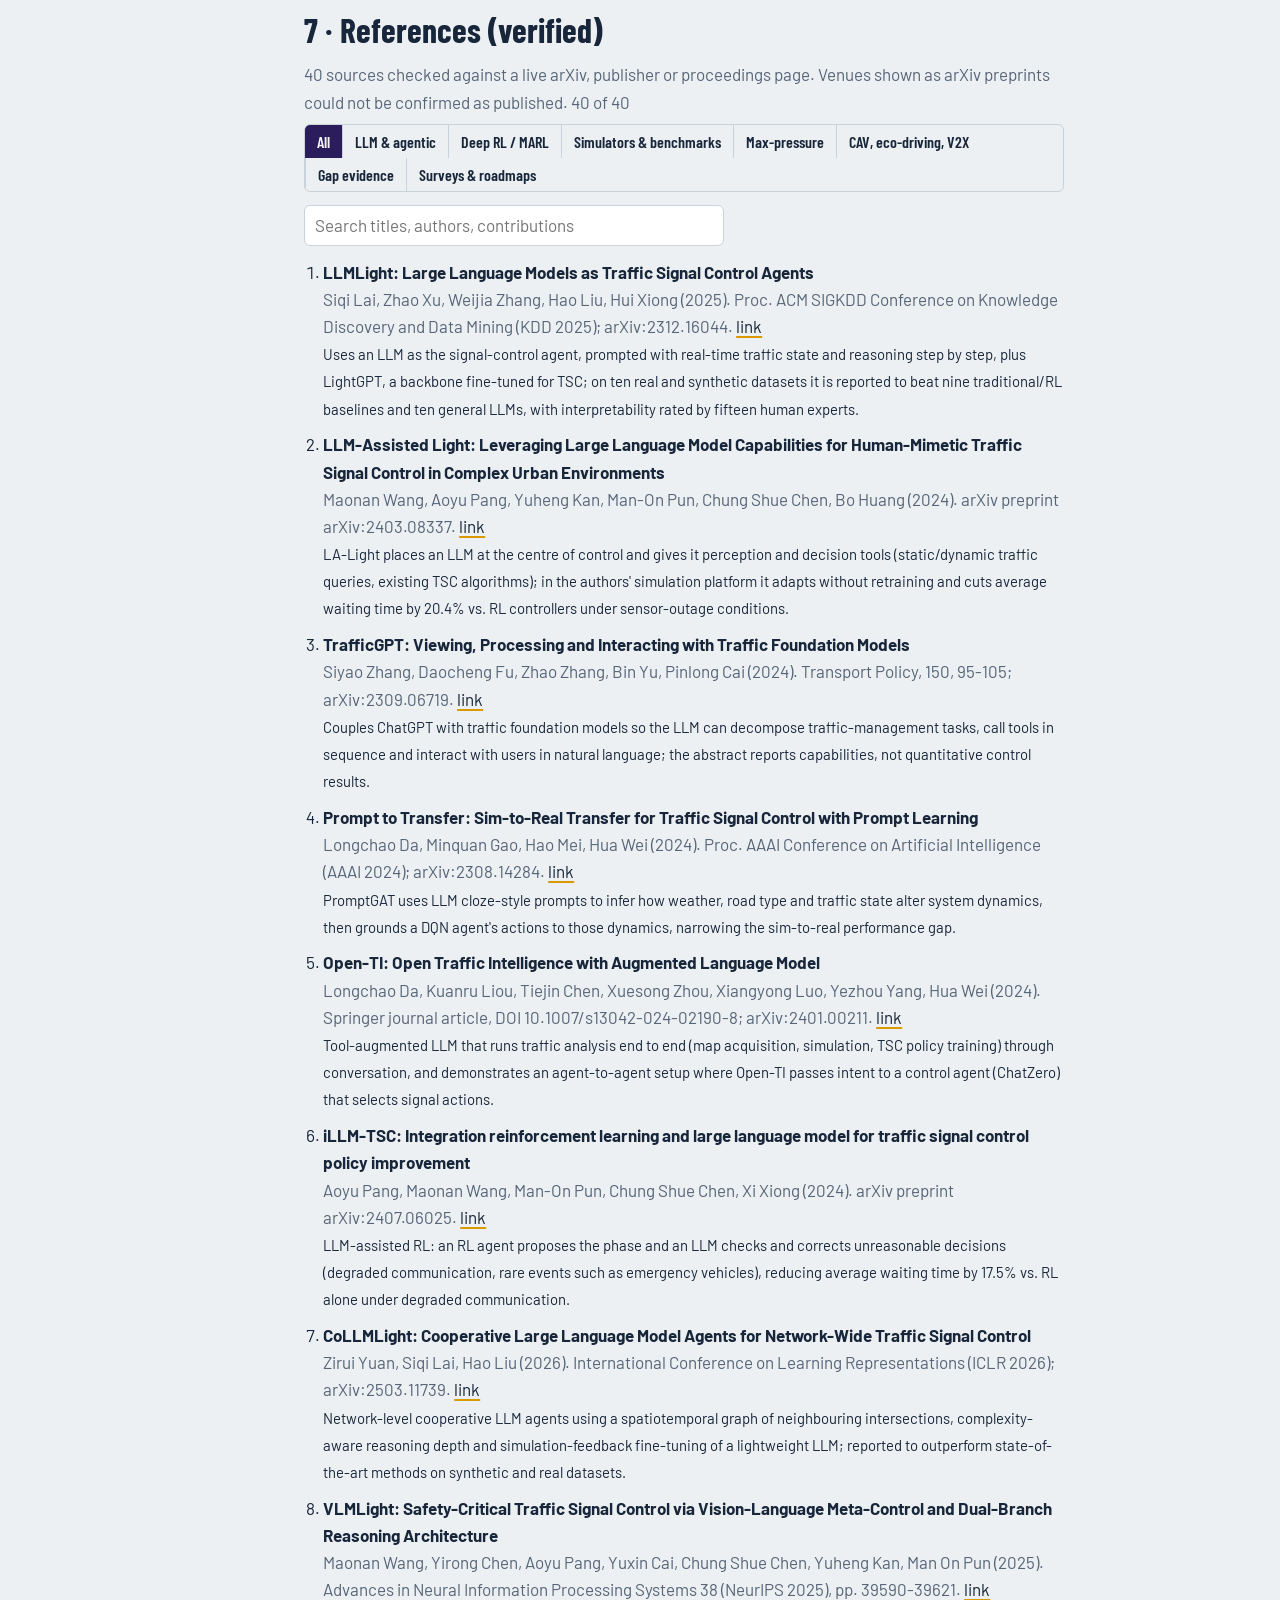
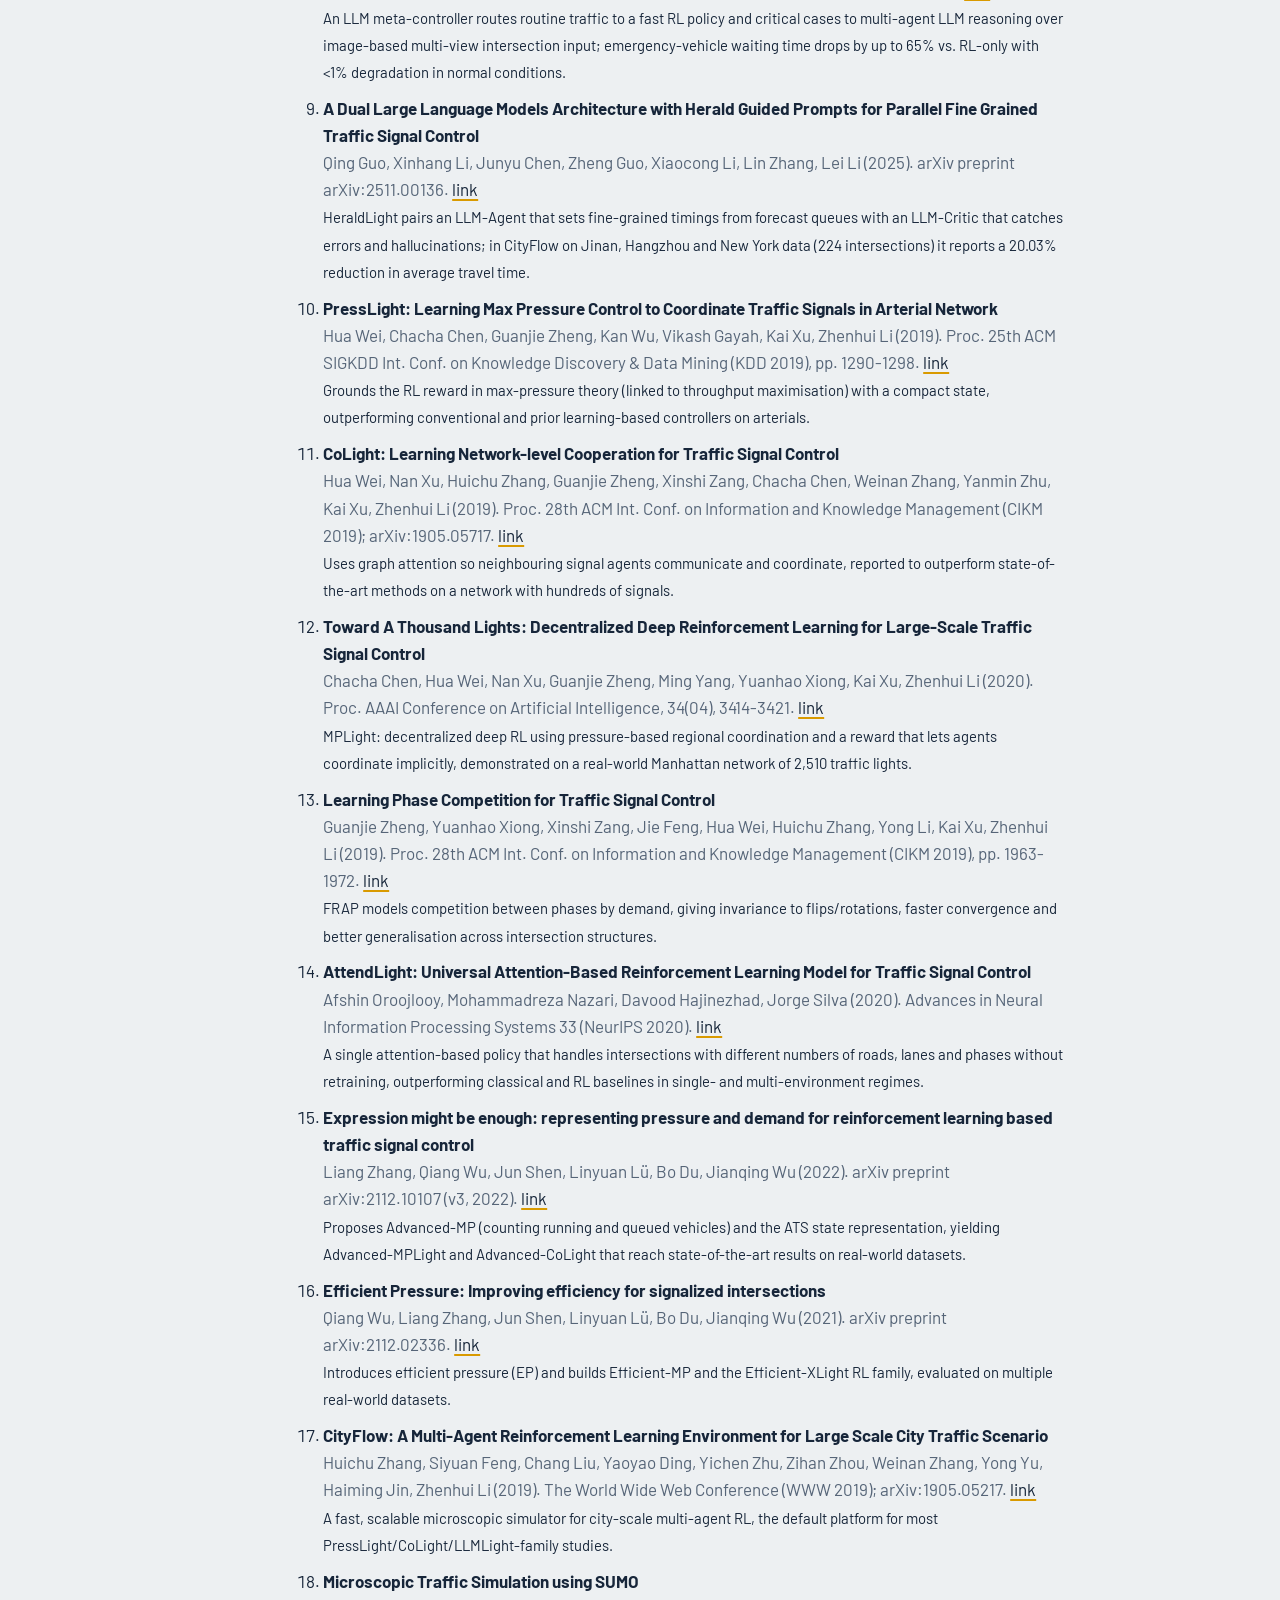
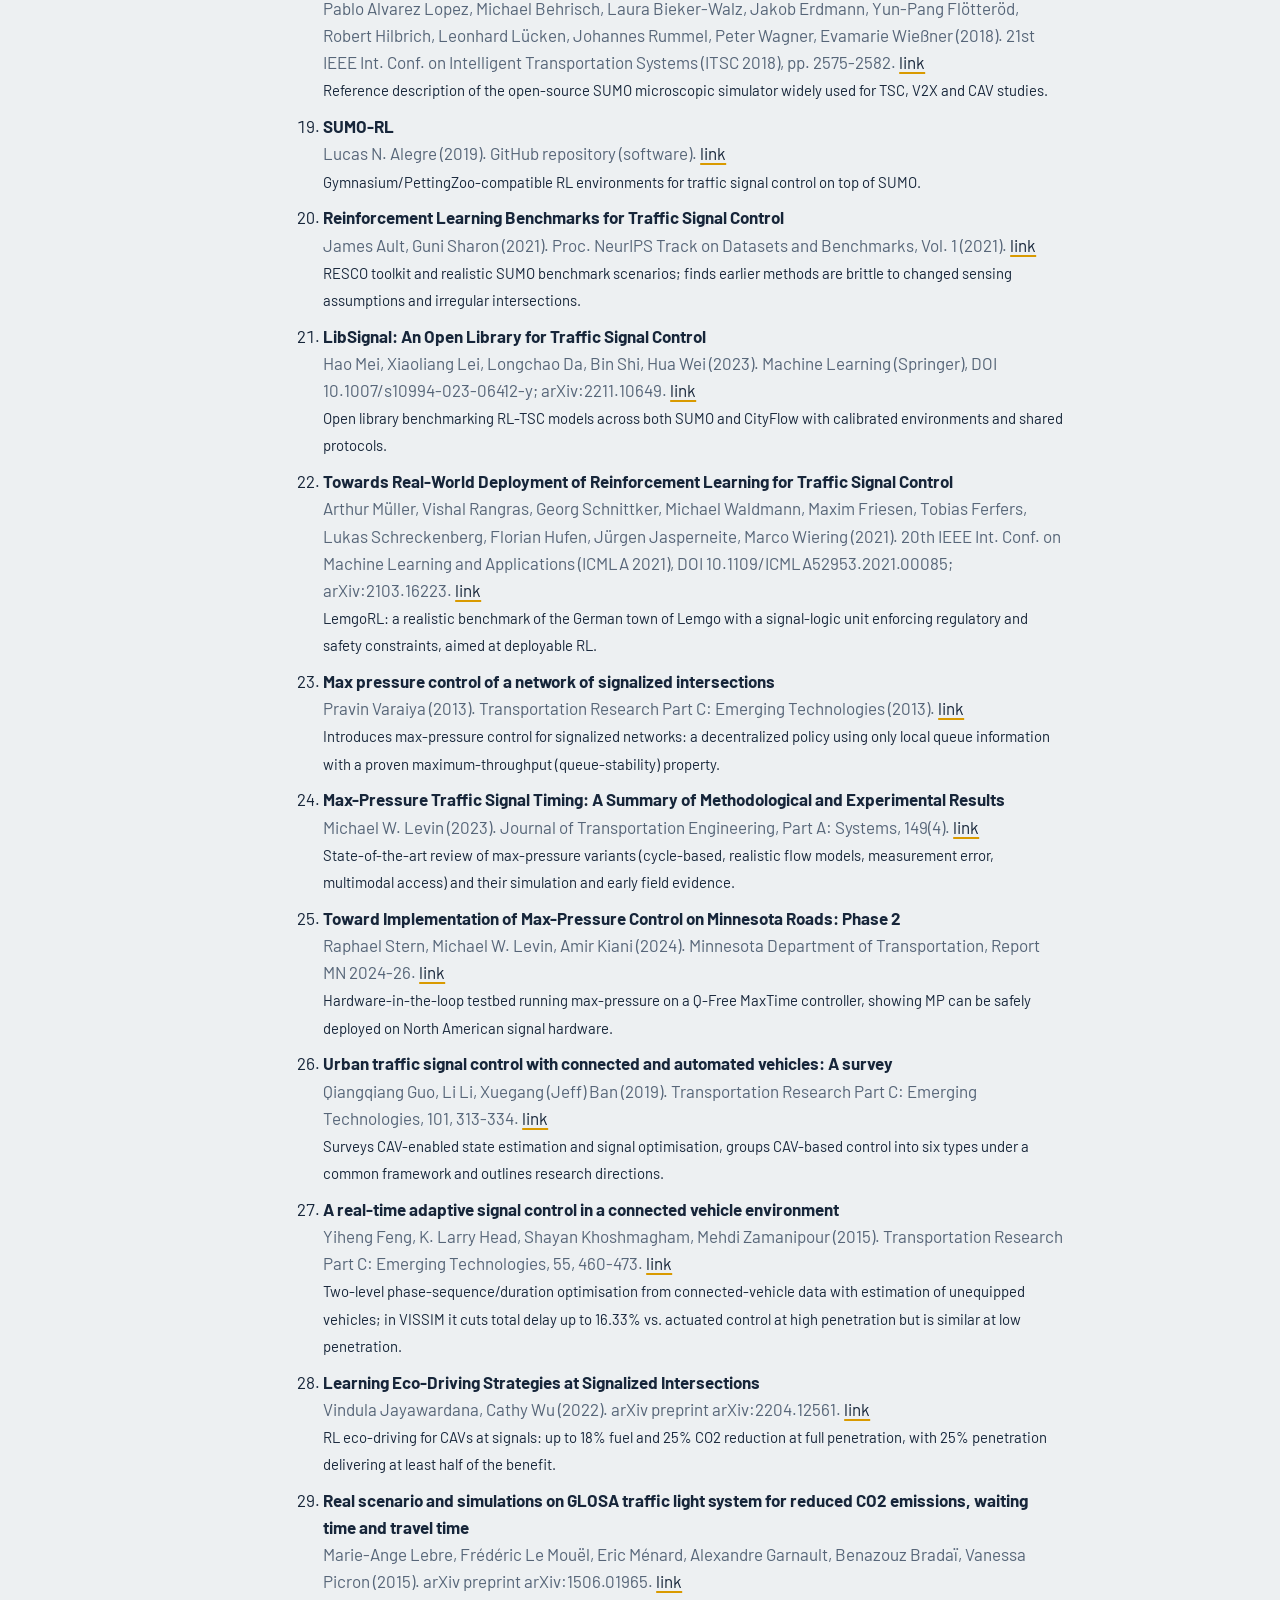
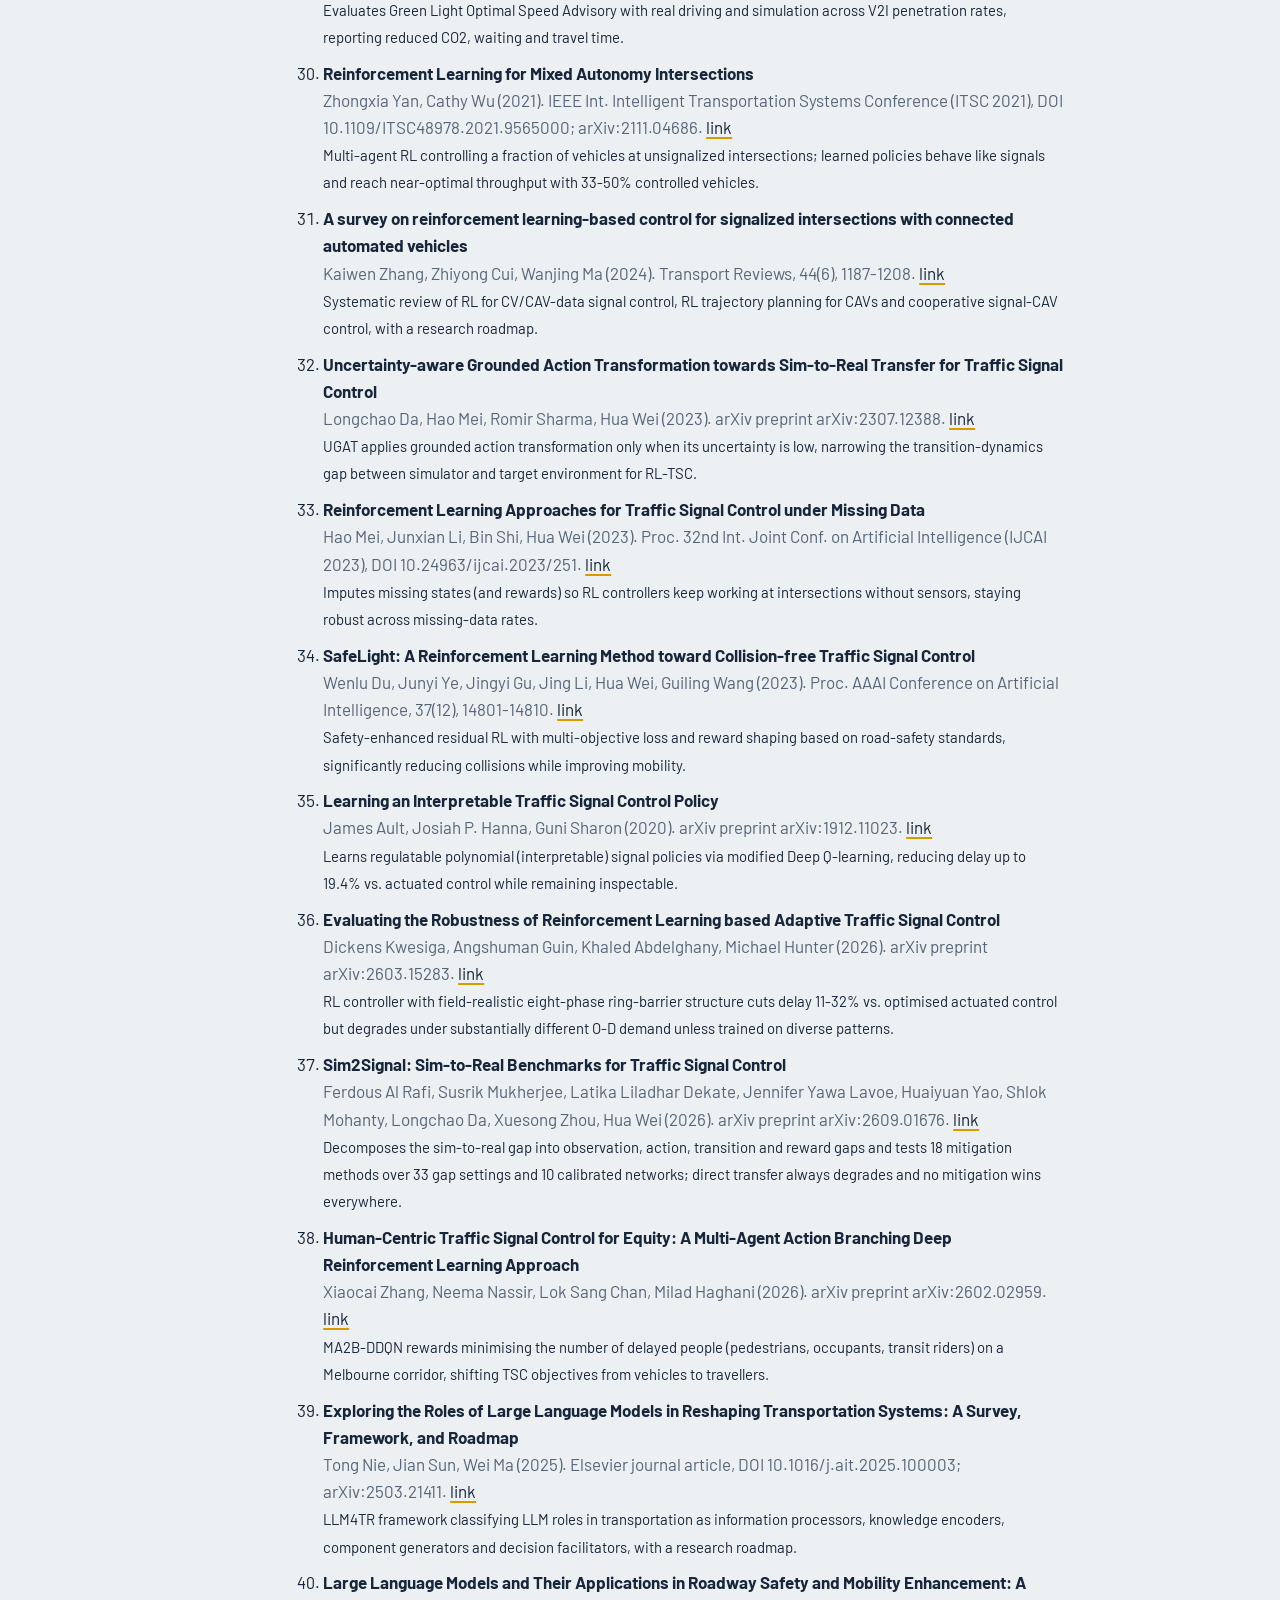
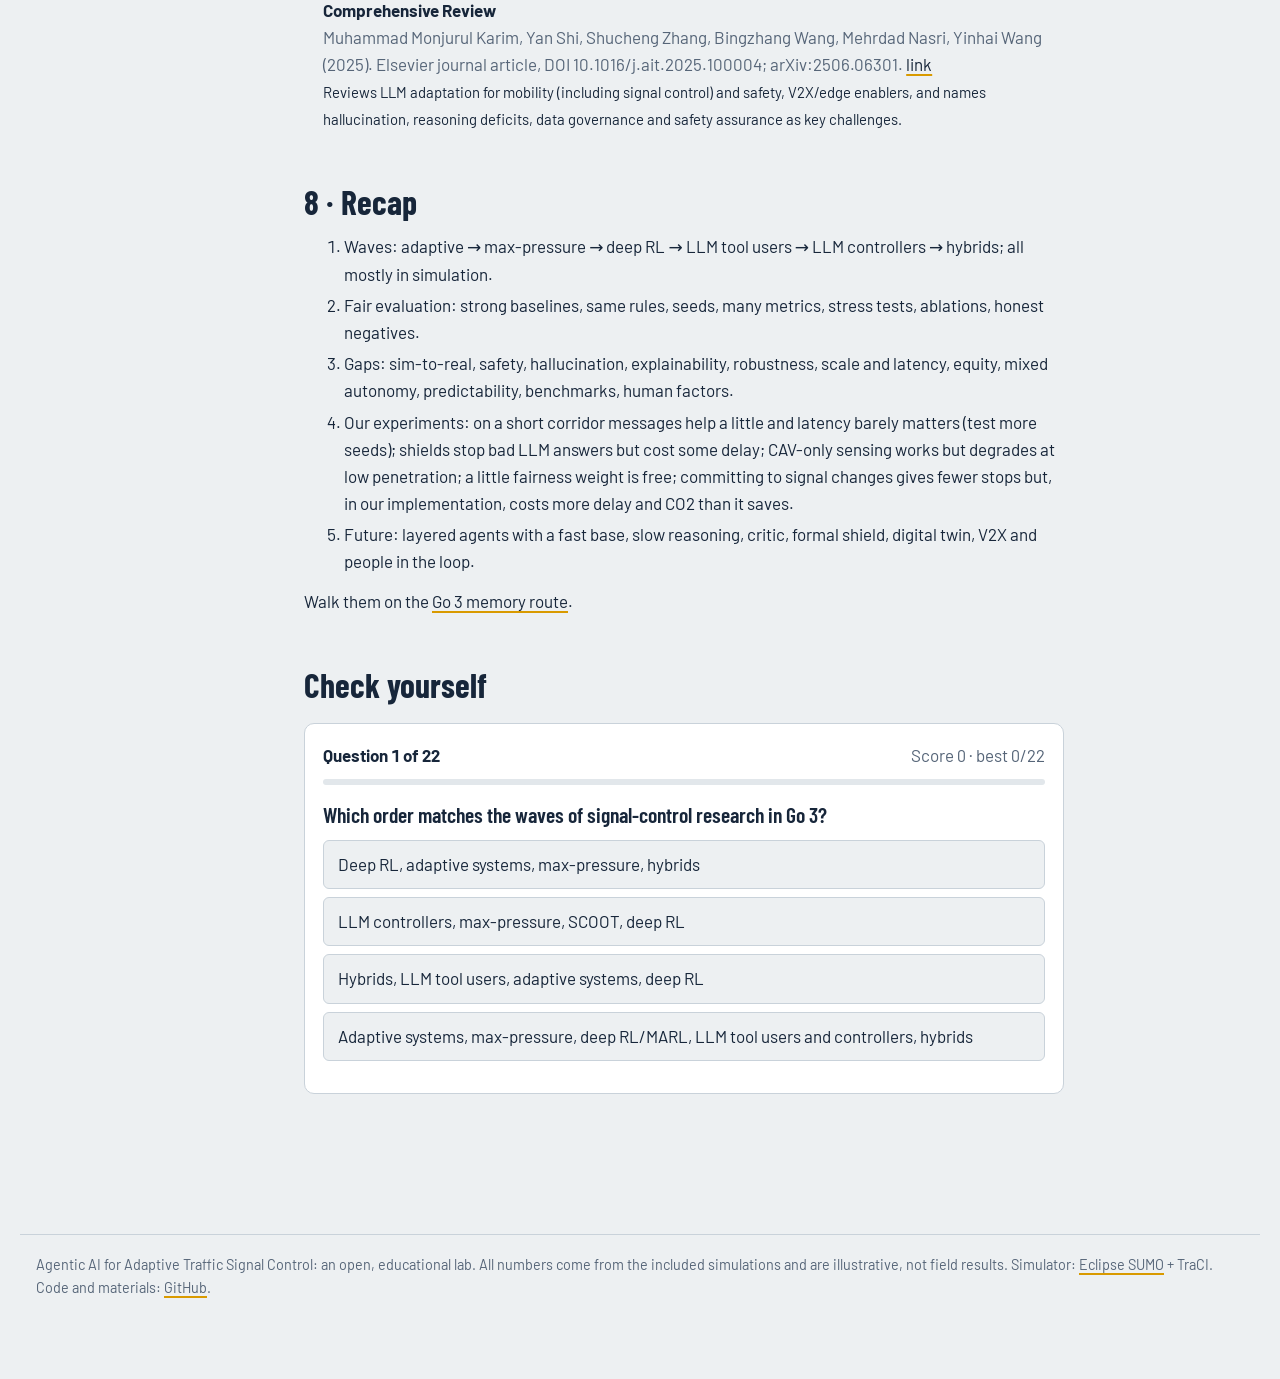
<file: docs/go3.html>
<!doctype html>
<html lang="en">
<head>
<meta charset="utf-8">
<meta name="viewport" content="width=device-width, initial-scale=1, viewport-fit=cover">
<title>Go 3 · Research</title>
<meta name="claude:viewport-fit-sides" content="cover">
<link rel="preconnect" href="https://fonts.googleapis.com"><link rel="preconnect" href="https://fonts.gstatic.com" crossorigin>
<link rel="stylesheet" href="https://fonts.googleapis.com/css2?family=Barlow+Condensed:wght@500;600;700&family=Barlow:ital,wght@0,400;0,500;0,600;1,400&family=JetBrains+Mono:wght@400;600&display=swap">
<link rel="stylesheet" href="css/site.css">
</head>
<body>
<div class="wrap layout">
  <aside class="route" aria-label="On this page"><span class="level-name">Go 3</span><ol></ol></aside>
  <main class="content">
    <header class="level-head prose">
      <span class="go-tag">Go 3 of 3 · research</span>
      <h1>What is still unsolved, and how to solve it</h1>
      <p class="lede">The research landscape from max-pressure to LLM traffic agents, the gaps that stop them reaching real streets, five small experiments that make those gaps visible in SUMO, and the architectures and research questions that look most promising.</p>
      <p class="materials-links" style="display:flex;gap:10px;flex-wrap:wrap;margin-top:12px"><a class="btn" style="text-decoration:none" href="#materials" data-open="slides">View the lecture slides</a><a class="btn ghost" style="text-decoration:none" href="#materials" data-open="guide">Read the study guide</a></p>
    </header>

    <section class="prose" id="materials-sec">
      <h2 id="materials" data-short="Lecture &amp; study guide">Lecture and study guide</h2>
      <div class="mat-tabs" role="tablist" style="display:flex;gap:8px;flex-wrap:wrap;margin:10px 0">
        <button class="btn" type="button" role="tab" aria-selected="true" data-mode="slides" data-src="viewer.html?doc=materials/AATSC_Go3_Lecture.pdf&amp;mode=slides&amp;dl=materials/AATSC_Go3_Lecture.pptx&amp;embed=1">Lecture</button>
        <button class="btn ghost" type="button" role="tab" aria-selected="false" data-mode="guide" data-src="viewer.html?doc=materials/AATSC_Go3_Study_Guide.pdf&amp;mode=guide&amp;embed=1">Study guide</button>
        <a class="btn ghost" id="matFull" style="text-decoration:none" href="viewer.html?doc=materials/AATSC_Go3_Lecture.pdf&amp;mode=slides&amp;dl=materials/AATSC_Go3_Lecture.pptx" target="_blank" rel="noopener">Open in a new tab</a>
        <a class="btn ghost" style="text-decoration:none" href="materials/AATSC_Go3_Study_Guide.pdf" download>Guide PDF</a>
        <a class="btn ghost" style="text-decoration:none" href="materials/AATSC_Go3_Lecture.pptx" download>Slides .pptx</a>
      </div>
      <div id="matFrame" style="border:1px solid var(--line);border-radius:8px;overflow:hidden;aspect-ratio:16/10.6;width:100%;background:var(--sunk)">
        <iframe id="matIframe" title="Go 3 lecture and study guide" src="viewer.html?doc=materials/AATSC_Go3_Lecture.pdf&amp;mode=slides&amp;dl=materials/AATSC_Go3_Lecture.pptx&amp;embed=1" loading="lazy" allowfullscreen style="width:100%;height:100%;border:0;display:block"></iframe>
      </div>
    </section>

    <section class="prose">
      <h2 id="landscape" data-short="Research landscape">1 · The research landscape</h2>
      <p>Signal control research has moved in waves. Each wave kept the previous one as a baseline, and the newest wave, LLM agents, increasingly <em>uses</em> the older ones as tools.</p>
      <table class="data">
        <tr><th>Wave</th><th>Idea</th><th>Representative work</th></tr>
        <tr><td>Adaptive systems (1980s-)</td><td>Measure demand, re-optimise cycle, split, offset</td><td>SCOOT, SCATS (see the companion labs)</td></tr>
        <tr><td>Max-pressure (2013-)</td><td>Serve the largest in-minus-out queue; provable maximum throughput</td><td><span data-cite="varaiya2013maxpressure"></span>, review <span data-cite="levin2023mpreview"></span>, hardware-in-the-loop <span data-cite="stern2024mndot"></span></td></tr>
        <tr><td>Deep RL / MARL (2019-)</td><td>Learn the policy from reward; agents coordinate through graphs or pressure</td><td>PressLight <span data-cite="wei2019presslight"></span>, CoLight <span data-cite="wei2019colight"></span>, MPLight <span data-cite="chen2020mplight"></span>, FRAP <span data-cite="zheng2019frap"></span>, AttendLight <span data-cite="oroojlooy2020attendlight"></span></td></tr>
        <tr><td>LLM as tool user (2023-)</td><td>A language model orchestrates simulators and controllers for an operator</td><td>TrafficGPT <span data-cite="zhang2024trafficgpt"></span>, Open-TI <span data-cite="da2024openti"></span></td></tr>
        <tr><td>LLM as controller (2023-)</td><td>The LLM reads the traffic state and picks the phase, with a reason</td><td>LLMLight <span data-cite="lai2025llmlight"></span>, LA-Light <span data-cite="wang2024lalight"></span>, CoLLMLight <span data-cite="yuan2026collmlight"></span></td></tr>
        <tr><td>Hybrids (2024-)</td><td>Fast RL/rules for routine cases, LLM reasoning or critique for hard ones</td><td>iLLM-TSC <span data-cite="pang2024illmtsc"></span>, VLMLight <span data-cite="wang2025vlmlight"></span>, HeraldLight <span data-cite="guo2025heraldlight"></span>, PromptGAT <span data-cite="da2024promptgat"></span></td></tr>
        <tr><td>Signals + CAVs</td><td>CV data as sensor; eco-driving, GLOSA; mixed autonomy</td><td><span data-cite="feng2015cvasc"></span>, <span data-cite="jayawardana2022ecodriving"></span>, <span data-cite="guo2019cavsurvey"></span>, <span data-cite="zhang2024rlcavsurvey"></span></td></tr>
      </table>
      <div class="callout">Every LLM controller in the reviewed literature was evaluated in simulation only; none reports a field deployment. Headline gains of about 17.5-20.4 % in waiting or travel time are reported against RL baselines in the authors' own setups.</div>
    </section>

    <section class="prose">
      <h2 id="method" data-short="Evaluating fairly">2 · How to evaluate a new idea fairly</h2>
      <ol>
        <li><b>Strong baselines.</b> Always compare with well-tuned actuated control and max-pressure, not only fixed time.</li>
        <li><b>Same everything else.</b> Same network, demand, seeds, yellow/all-red, minimum green. In our code every controller drives the same <code>Junction</code> class.</li>
        <li><b>Several seeds.</b> Report mean and spread over at least 3 random demand patterns.</li>
        <li><b>More than delay.</b> Stops, CO2, the 95th-percentile and longest wait (fairness), safety violations.</li>
        <li><b>Stress tests.</b> Sensor faults, message latency and loss, demand different from training, bad model outputs.</li>
        <li><b>Ablation.</b> Turn one component off at a time to show what actually helps.</li>
        <li><b>Honesty.</b> Publish negative results; several of ours are.</li>
      </ol>
    </section>

    <section class="prose">
      <h2 id="gaps" data-short="Gap explorer">3 · Gap explorer</h2>
      <p>Eleven gaps stand between today's research and deployment. Click one to see why it matters, the evidence, the most promising directions, and whether this lab has an experiment for it (●).</p>
    </section>
    <div class="bay">
      <div class="bay-head"><h4>Gaps, evidence and directions</h4><span class="hint">Citations link to the reference list below</span></div>
      <div class="bay-body">
        <div class="seg" id="gapList" role="group" aria-label="Research gaps" style="flex-wrap:wrap"></div>
        <div id="gapCard" class="figure"></div>
      </div>
    </div>

    <section class="prose">
      <h2 id="experiments" data-short="Five experiments">4 · Five experiments you can rerun</h2>
      <p>Each is a short script in <code>sumo/go3/</code>. Numbers are from our runs (one or more seeds, illustrative); rerun them and change the settings.</p>
    </section>

    <div class="bay" id="r1">
      <div class="bay-head"><h4>R1 · Coordination under message latency and loss</h4><span class="hint">go3/r1_communication.py · 4-junction corridor</span></div>
      <div class="bay-body bay-split">
        <div><canvas class="chart" id="r1Cv" aria-label="Delay against latency or loss"></canvas><div class="legend" id="r1CvLeg"></div></div>
        <div><label for="r1Mode" style="font-weight:600">Show</label> <select id="r1Mode"><option value="lat">latency</option><option value="loss">packet loss</option></select>
          <p id="r1Txt"></p></div>
      </div>
    </div>
    <div class="bay" id="r2">
      <div class="bay-head"><h4>R2 · LLM hallucination and the safety shield</h4><span class="hint">go3/r2_hallucination_shield.py · one junction</span></div>
      <div class="bay-body bay-split">
        <div><canvas class="chart" id="r2Cv" aria-label="Effect of bad answers with and without shield"></canvas><div class="legend" id="r2CvLeg"></div></div>
        <div><label for="r2Mode" style="font-weight:600">Show</label> <select id="r2Mode"><option value="delay">mean delay (s)</option><option value="wait_max">longest wait (s)</option><option value="violations">unsafe commands reaching the signal</option></select>
          <p id="r2Txt"></p></div>
      </div>
    </div>
    <div class="bay" id="r3">
      <div class="bay-head"><h4>R3 · Detector-free control from connected vehicles</h4><span class="hint">go3/r3_cav_perception.py · one junction</span></div>
      <div class="bay-body bay-split">
        <div><canvas class="chart" id="r3Cv" aria-label="Delay with loop or CAV perception"></canvas><div class="legend" id="r3CvLeg"></div></div>
        <div><p id="r3Txt"></p></div>
      </div>
    </div>
    <div class="bay" id="r4">
      <div class="bay-head"><h4>R4 · Efficiency versus fairness</h4><span class="hint">go3/r4_fairness.py · one junction, heavy main road</span></div>
      <div class="bay-body bay-split">
        <div><canvas class="chart" id="r4Cv" aria-label="Delay and waits against fairness weight"></canvas><div class="legend" id="r4CvLeg"></div></div>
        <div><p id="r4Txt"></p></div>
      </div>
    </div>
    <div class="bay" id="r5">
      <div class="bay-head"><h4>R5 · Adaptivity versus predictability for eco-driving</h4><span class="hint">go3/r5_predictability.py · corridor, 50 % CAVs with GLOSA</span></div>
      <div class="bay-body bay-split">
        <div><canvas class="chart" id="r5Cv" aria-label="CO2 or delay against commitment horizon"></canvas><div class="legend" id="r5CvLeg"></div></div>
        <div><label for="r5Mode" style="font-weight:600">Show</label> <select id="r5Mode"><option value="co2_g">CO2 per vehicle (g)</option><option value="delay">delay (s)</option><option value="stops">stops per vehicle</option></select>
          <p id="r5Txt"></p></div>
      </div>
    </div>

    <section class="prose">
      <h2 id="future" data-short="Future solutions">5 · Future solutions: a layered agentic controller</h2>
      <p>The evidence points to <b>layers</b>, not one big model: a fast, proven base policy; slow reasoning only when needed; a critic; a formal shield; a digital twin for testing; V2X; and people who set goals. Click a layer.</p>
    </section>
    <div class="bay">
      <div class="bay-head"><h4>Architecture for deployable agentic ATSC</h4></div>
      <div class="bay-body">
        <div class="seg" role="group" aria-label="Layers" style="flex-wrap:wrap">
          <button type="button" data-fut="human">Operator in the loop</button><button type="button" data-fut="llm">Slow reasoning agent</button><button type="button" data-fut="critic">Critic / verifier</button><button type="button" data-fut="base">Fast base policy</button><button type="button" data-fut="shield">Formal safety shield</button><button type="button" data-fut="v2x">V2X &amp; CAVs</button><button type="button" data-fut="twin">Digital twin</button>
        </div>
        <p id="futBox" class="callout">Choose a layer.</p>
      </div>
    </div>

    <section class="prose">
      <h2 id="questions" data-short="Open questions">6 · Open research questions</h2>
      <ol>
        <li><b>Verified LLM supervision:</b> can an LLM supervising a max-pressure or RL controller be guaranteed never to break minimum green or a maximum pedestrian wait, and what does that cost?</li>
        <li><b>Faithful explanations:</b> do an LLM's stated reasons match what actually drove the decision? How would we measure faithfulness with engineers?</li>
        <li><b>Which sim-to-real gap dominates</b> for LLM vs RL controllers: observation, action, transition or reward?</li>
        <li><b>Robustness under combined faults:</b> detector outages, V2X latency and noisy prompts in one stress-test protocol.</li>
        <li><b>Scalable coordination:</b> when should a cheap local policy escalate to expensive reasoning under a fixed compute budget?</li>
        <li><b>Equity-aware control:</b> can operators state people-centric goals in plain language and compile them safely into constraints?</li>
        <li><b>Low-penetration CAV co-control:</b> below about 25 % CAVs, can joint signal and eco-driving control beat actuated control?</li>
        <li><b>Path to certification:</b> what evidence would a road authority need to approve a learning or LLM controller?</li>
      </ol>
    </section>
    <div class="bay">
      <div class="bay-head"><h4>Build your own research question</h4></div>
      <div class="bay-body bay-split">
        <div id="rqOut" class="callout">Pick the four ingredients and press Build.</div>
        <div class="controls">
          <div class="ctl"><label for="rqGap">Gap</label><select id="rqGap" style="grid-column:1/-1"><option>safety guarantees for LLM-based control</option><option>robustness to detector faults and V2X loss</option><option>fairness for side streets and pedestrians</option><option>low CAV penetration</option><option>predictable SPaT for eco-driving</option><option>sim-to-real transfer</option><option>explainability to operators</option></select></div>
          <div class="ctl"><label for="rqMethod">Method</label><select id="rqMethod" style="grid-column:1/-1"><option>an LLM critic over a max-pressure base policy</option><option>a shielded Q-learning agent</option><option>communicating rule-based agents</option><option>probabilistic SPaT with commitment windows</option><option>a digital-twin shadow mode</option></select></div>
          <div class="ctl"><label for="rqSet">Setting</label><select id="rqSet" style="grid-column:1/-1"><option>a 4-junction arterial</option><option>an isolated junction with transit</option><option>a grid of 9 junctions</option><option>a corridor with 10-50 % CAVs</option></select></div>
          <div class="ctl"><label for="rqMetric">Main metric</label><select id="rqMetric" style="grid-column:1/-1"><option>mean delay and 95th-percentile wait</option><option>safety violations per hour</option><option>CO2 per vehicle</option><option>person delay including buses</option></select></div>
          <div><button class="btn" type="button" id="rqGo">Build</button></div>
        </div>
      </div>
    </div>

    <section class="prose">
      <h2 id="refs" data-short="References">7 · References (verified)</h2>
      <p class="muted">40 sources checked against a live arXiv, publisher or proceedings page. Venues shown as arXiv preprints could not be confirmed as published. <span id="refCount"></span></p>
      <div class="seg" id="refTopics" role="group" aria-label="Topic" style="flex-wrap:wrap;margin-top:8px"></div>
      <p><input id="refQ" type="search" placeholder="Search titles, authors, contributions" style="width:100%;max-width:420px;font:inherit;padding:6px 10px;border:1px solid var(--line);border-radius:6px;background:var(--surface);color:var(--fg)"></p>
      <ol id="refList" style="padding-left:1.2rem"></ol>
    </section>

    <section class="prose">
      <h2 id="recap" data-short="Recap and memory route">8 · Recap</h2>
      <ol>
        <li>Waves: adaptive → max-pressure → deep RL → LLM tool users → LLM controllers → hybrids; all mostly in simulation.</li>
        <li>Fair evaluation: strong baselines, same rules, seeds, many metrics, stress tests, ablations, honest negatives.</li>
        <li>Gaps: sim-to-real, safety, hallucination, explainability, robustness, scale and latency, equity, mixed autonomy, predictability, benchmarks, human factors.</li>
        <li>Our experiments: on a short corridor messages help a little and latency barely matters (test more seeds); shields stop bad LLM answers but cost some delay; CAV-only sensing works but degrades at low penetration; a little fairness weight is free; committing to signal changes gives fewer stops but, in our implementation, costs more delay and CO2 than it saves.</li>
        <li>Future: layered agents with a fast base, slow reasoning, critic, formal shield, digital twin, V2X and people in the loop.</li>
      </ol>
      <p>Walk them on the <a href="palace.html#go3">Go 3 memory route</a>.</p>
    </section>

    <section class="prose">
      <h2 id="quiz" data-short="Check yourself">Check yourself</h2>
      <div class="quiz" id="quizBox"></div>
    </section>
  </main>
</div>
<script src="js/common.js"></script>
<script src="js/results.js"></script>
<script src="js/go3.js"></script>
<script src="js/quizdata.js"></script>
<script src="js/materials.js"></script>
<script>
document.addEventListener('DOMContentLoaded', () => {
  const R = window.RESULTS || {}, REFS = R.references || [];
  document.querySelectorAll('[data-cite]').forEach(el => { const r = REFS.find(x => x.id === el.dataset.cite); el.innerHTML = r ? `<a href="#ref-${r.id}">${r.authors.split(',')[0].split(' ').slice(-1)[0]} ${r.year}</a>` : el.dataset.cite; });
  if (window.QUIZ) Quiz(document.getElementById('quizBox'), QUIZ.filter(q => q.go === 3), 'go3');
});
</script>
</body>
</html>
</file>
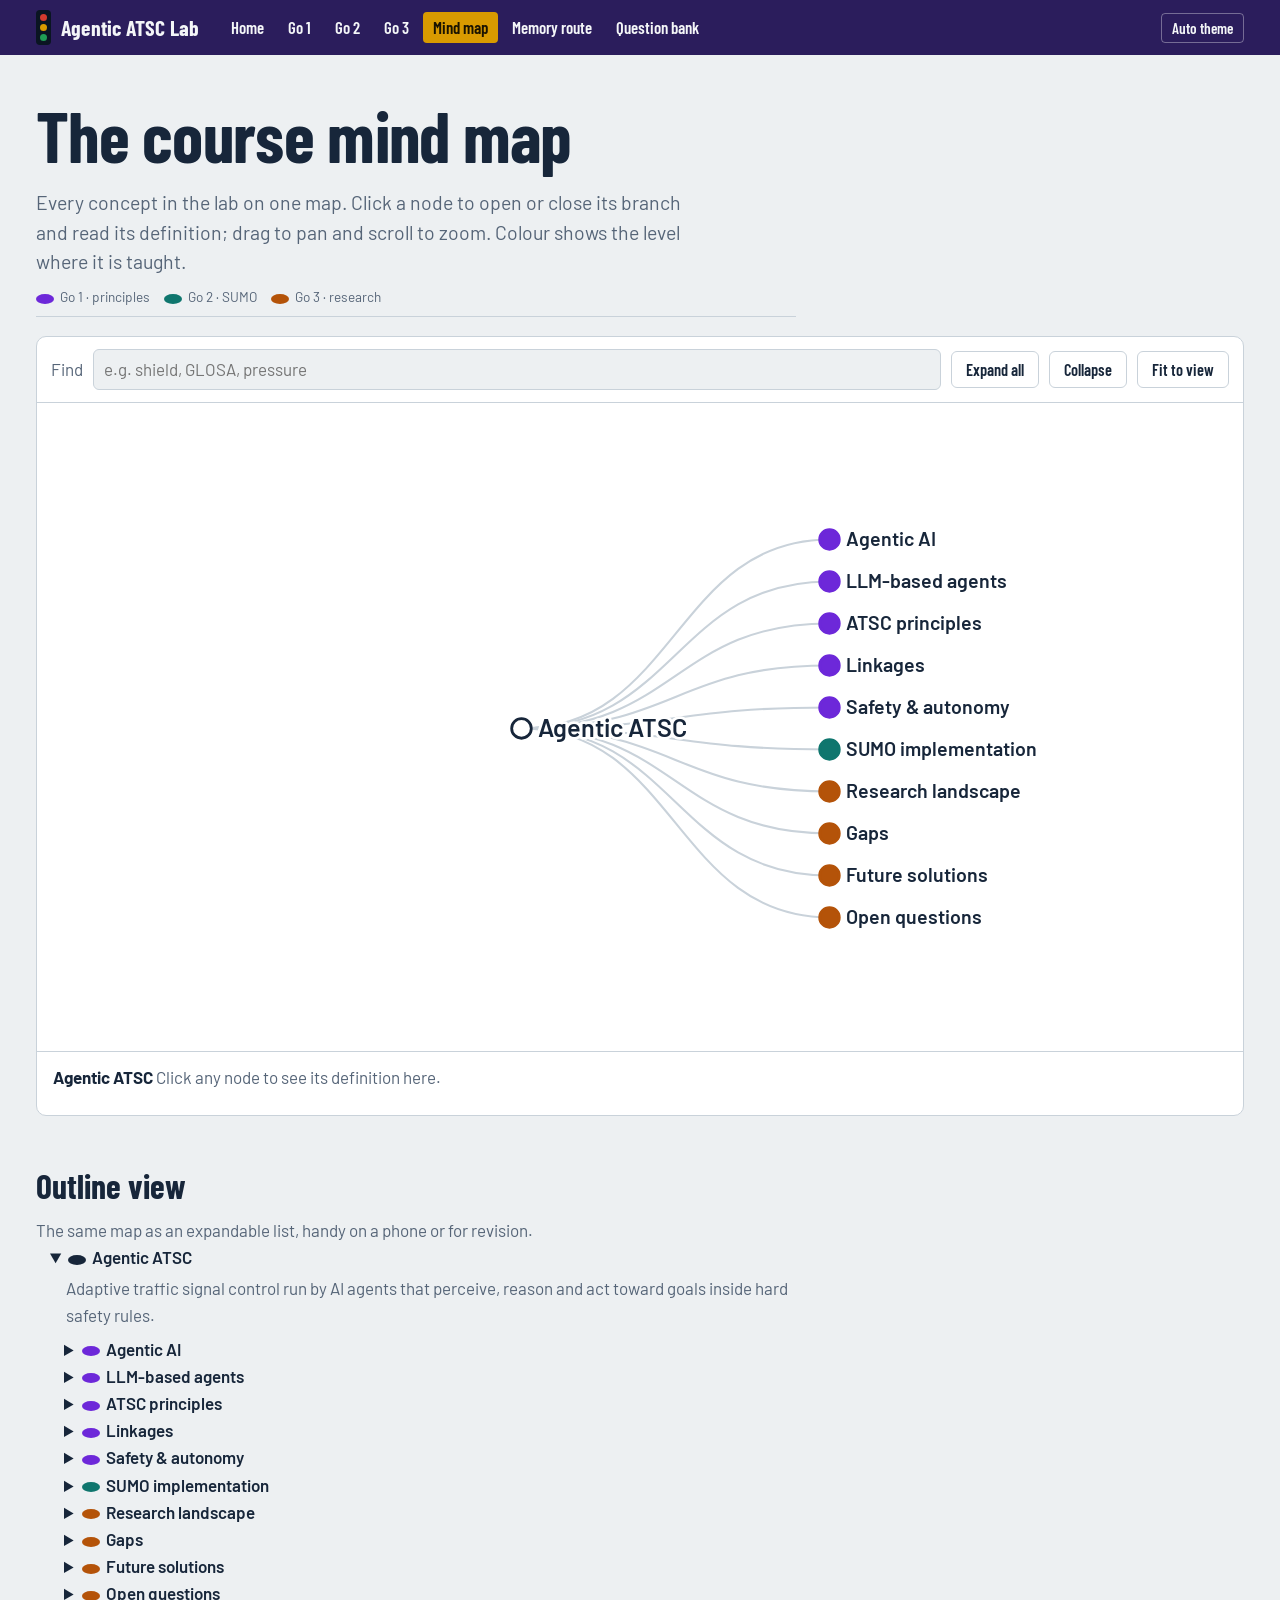
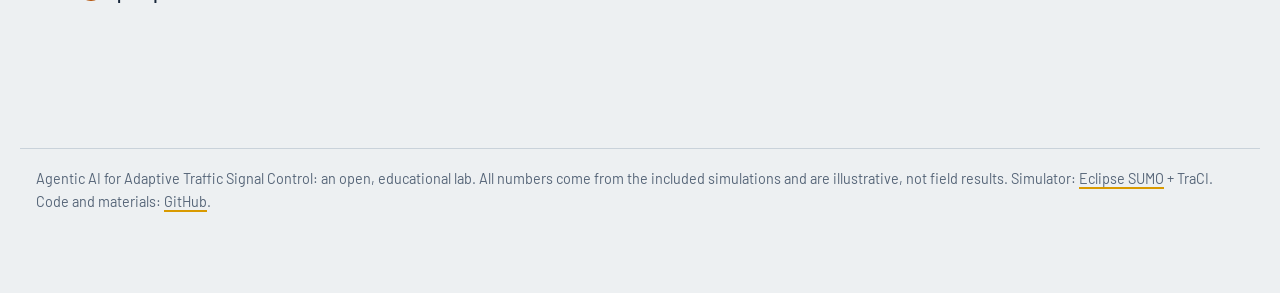
<file: docs/mindmap.html>
<!doctype html>
<html lang="en">
<head>
<meta charset="utf-8">
<meta name="viewport" content="width=device-width, initial-scale=1, viewport-fit=cover">
<title>Agentic ATSC Mind Map</title>
<meta name="claude:viewport-fit-sides" content="cover">
<link rel="preconnect" href="https://fonts.googleapis.com"><link rel="preconnect" href="https://fonts.gstatic.com" crossorigin>
<link rel="stylesheet" href="https://fonts.googleapis.com/css2?family=Barlow+Condensed:wght@500;600;700&family=Barlow:ital,wght@0,400;0,500;0,600;1,400&family=JetBrains+Mono:wght@400;600&display=swap">
<link rel="stylesheet" href="css/site.css">
<style>
  .lv0 { --lv: var(--fg); } .lv1 { --lv: #6d28d9; } .lv2 { --lv: #0f766e; } .lv3 { --lv: #b45309; }
  .outline details { margin-left: 14px; } .outline summary { cursor: pointer; font-weight: 600; }
  .outline li { list-style: none; }
  .chip { display: inline-block; width: 10px; height: 10px; border-radius: 50%; background: var(--lv); margin-right: 6px; vertical-align: middle; }
</style>
</head>
<body>
<main class="wrap">
  <header class="level-head prose">
    <h1>The course mind map</h1>
    <p class="lede">Every concept in the lab on one map. Click a node to open or close its branch and read its definition; drag to pan and scroll to zoom. Colour shows the level where it is taught.</p>
    <div class="legend" style="margin-top:10px"><span class="lv1"><span class="chip"></span>Go 1 · principles</span><span class="lv2"><span class="chip"></span>Go 2 · SUMO</span><span class="lv3"><span class="chip"></span>Go 3 · research</span></div>
  </header>
  <div class="mm-wrap">
    <div class="mm-tools">
      <label for="mmSearch" class="muted">Find</label><input id="mmSearch" type="search" placeholder="e.g. shield, GLOSA, pressure">
      <button class="btn ghost" type="button" id="mmExpand">Expand all</button>
      <button class="btn ghost" type="button" id="mmCollapse">Collapse</button>
      <button class="btn ghost" type="button" id="mmFit">Fit to view</button>
    </div>
    <svg id="mm" role="img" aria-label="Interactive mind map of the course"></svg>
    <div class="mm-detail" id="mmDetail" aria-live="polite"><strong>Agentic ATSC</strong> <span class="muted">Click any node to see its definition here.</span></div>
  </div>
  <section class="prose">
    <h2 id="outline">Outline view</h2>
    <p class="muted">The same map as an expandable list, handy on a phone or for revision.</p>
    <div class="outline" id="outlineList"></div>
  </section>
</main>
<script src="js/d3.v7.8.5.min.js"></script>
<script src="js/mindmap-data.js"></script>
<script src="js/common.js"></script>
<script>
(function () {
  const COLORS = { 0: () => tok('--fg'), 1: () => '#6d28d9', 2: () => '#0f766e', 3: () => '#b45309' };
  const LV = { 0: 'Course', 1: 'Go 1', 2: 'Go 2', 3: 'Go 3' };
  const svg = d3.select('#mm'), g = svg.append('g');
  const zoom = d3.zoom().scaleExtent([0.3, 2.5]).on('zoom', e => g.attr('transform', e.transform));
  svg.call(zoom);
  const root = d3.hierarchy(MINDMAP); root.x0 = 0; root.y0 = 0;
  root.descendants().forEach((d, i) => { d.id = i; d._children = d.children; if (d.depth >= 1) d.children = null; });
  const tree = d3.tree().nodeSize([30, 220]);
  let query = '';

  function update(src) {
    tree(root);
    const nodes = root.descendants(), links = root.links();
    const node = g.selectAll('g.node').data(nodes, d => d.id);
    const enter = node.enter().append('g').attr('class', 'node').attr('transform', `translate(${src.y0},${src.x0})`).style('cursor', 'pointer')
      .attr('tabindex', 0).attr('role', 'button')
      .on('click', (e, d) => toggle(d)).on('keydown', (e, d) => { if (e.key === 'Enter' || e.key === ' ') { e.preventDefault(); toggle(d); } });
    enter.append('circle').attr('r', 7).attr('stroke-width', 2);
    enter.append('text').attr('dy', '0.32em').attr('x', 12).style('font-size', d => d.depth === 0 ? '18px' : '14px').style('font-weight', d => d.depth <= 1 ? 600 : 400).text(d => d.data.name);
    const all = enter.merge(node);
    all.transition().duration(250).attr('transform', d => `translate(${d.y},${d.x})`);
    all.select('circle').attr('fill', d => d._children && !d.children ? COLORS[d.data.lv]() : tok('--surface')).attr('stroke', d => COLORS[d.data.lv]());
    all.select('text').style('fill', d => query && d.data.name.toLowerCase().includes(query) ? tok('--stop') : tok('--fg'))
      .attr('paint-order', 'stroke').attr('stroke', tok('--surface')).attr('stroke-width', 4);
    node.exit().transition().duration(200).attr('transform', `translate(${src.y},${src.x})`).remove();
    const link = g.selectAll('path.link').data(links, d => d.target.id);
    link.enter().insert('path', 'g').attr('class', 'link').attr('fill', 'none').attr('stroke-width', 1.5)
      .attr('d', () => { const o = { x: src.x0, y: src.y0 }; return diag(o, o); })
      .merge(link).attr('stroke', tok('--line')).transition().duration(250).attr('d', d => diag(d.source, d.target));
    link.exit().remove();
    nodes.forEach(d => { d.x0 = d.x; d.y0 = d.y; });
  }
  const diag = (s, t) => `M${s.y},${s.x}C${(s.y + t.y) / 2},${s.x} ${(s.y + t.y) / 2},${t.x} ${t.y},${t.x}`;
  function toggle(d) {
    if (d.children) d.children = null; else d.children = d._children;
    document.getElementById('mmDetail').innerHTML = `<strong>${d.data.name}</strong> <span class="muted">· ${LV[d.data.lv]}</span><br>${d.data.d}`;
    update(d);
  }
  function fit() {
    const b = g.node().getBBox(), w = svg.node().clientWidth, h = svg.node().clientHeight;
    const s = Math.min(1.4, 0.9 / Math.max(b.width / w, b.height / h));
    svg.transition().duration(300).call(zoom.transform, d3.zoomIdentity.translate(w / 2 - s * (b.x + b.width / 2), h / 2 - s * (b.y + b.height / 2)).scale(s));
  }
  document.getElementById('mmExpand').onclick = () => { root.descendants().forEach(d => d.children = d._children); update(root); setTimeout(fit, 280); };
  document.getElementById('mmCollapse').onclick = () => { root.descendants().forEach(d => { if (d.depth >= 1) d.children = null; }); root.children = root._children; update(root); setTimeout(fit, 280); };
  document.getElementById('mmFit').onclick = fit;
  document.getElementById('mmSearch').addEventListener('input', e => {
    query = e.target.value.trim().toLowerCase();
    if (query) root.descendants().forEach(d => { if (d._children && d.descendants().some(x => x.data.name.toLowerCase().includes(query) || (x._children || []).some(c => c.data.name.toLowerCase().includes(query)))) d.children = d._children; });
    update(root);
  });
  root.children = root._children; update(root); setTimeout(fit, 50);
  addEventListener('themechange', () => update(root));

  // outline
  const out = n => n.children ? `<details${n === MINDMAP ? ' open' : ''}><summary class="lv${n.lv}"><span class="chip"></span>${n.name}</summary><p class="muted" style="margin:.2rem 0 .4rem 16px">${n.d}</p>${n.children.map(out).join('')}</details>`
    : `<li class="lv${n.lv}" style="margin-left:14px"><span class="chip"></span><strong>${n.name}</strong>: ${n.d}</li>`;
  document.getElementById('outlineList').innerHTML = out(MINDMAP);
})();
</script>
</body>
</html>
</file>
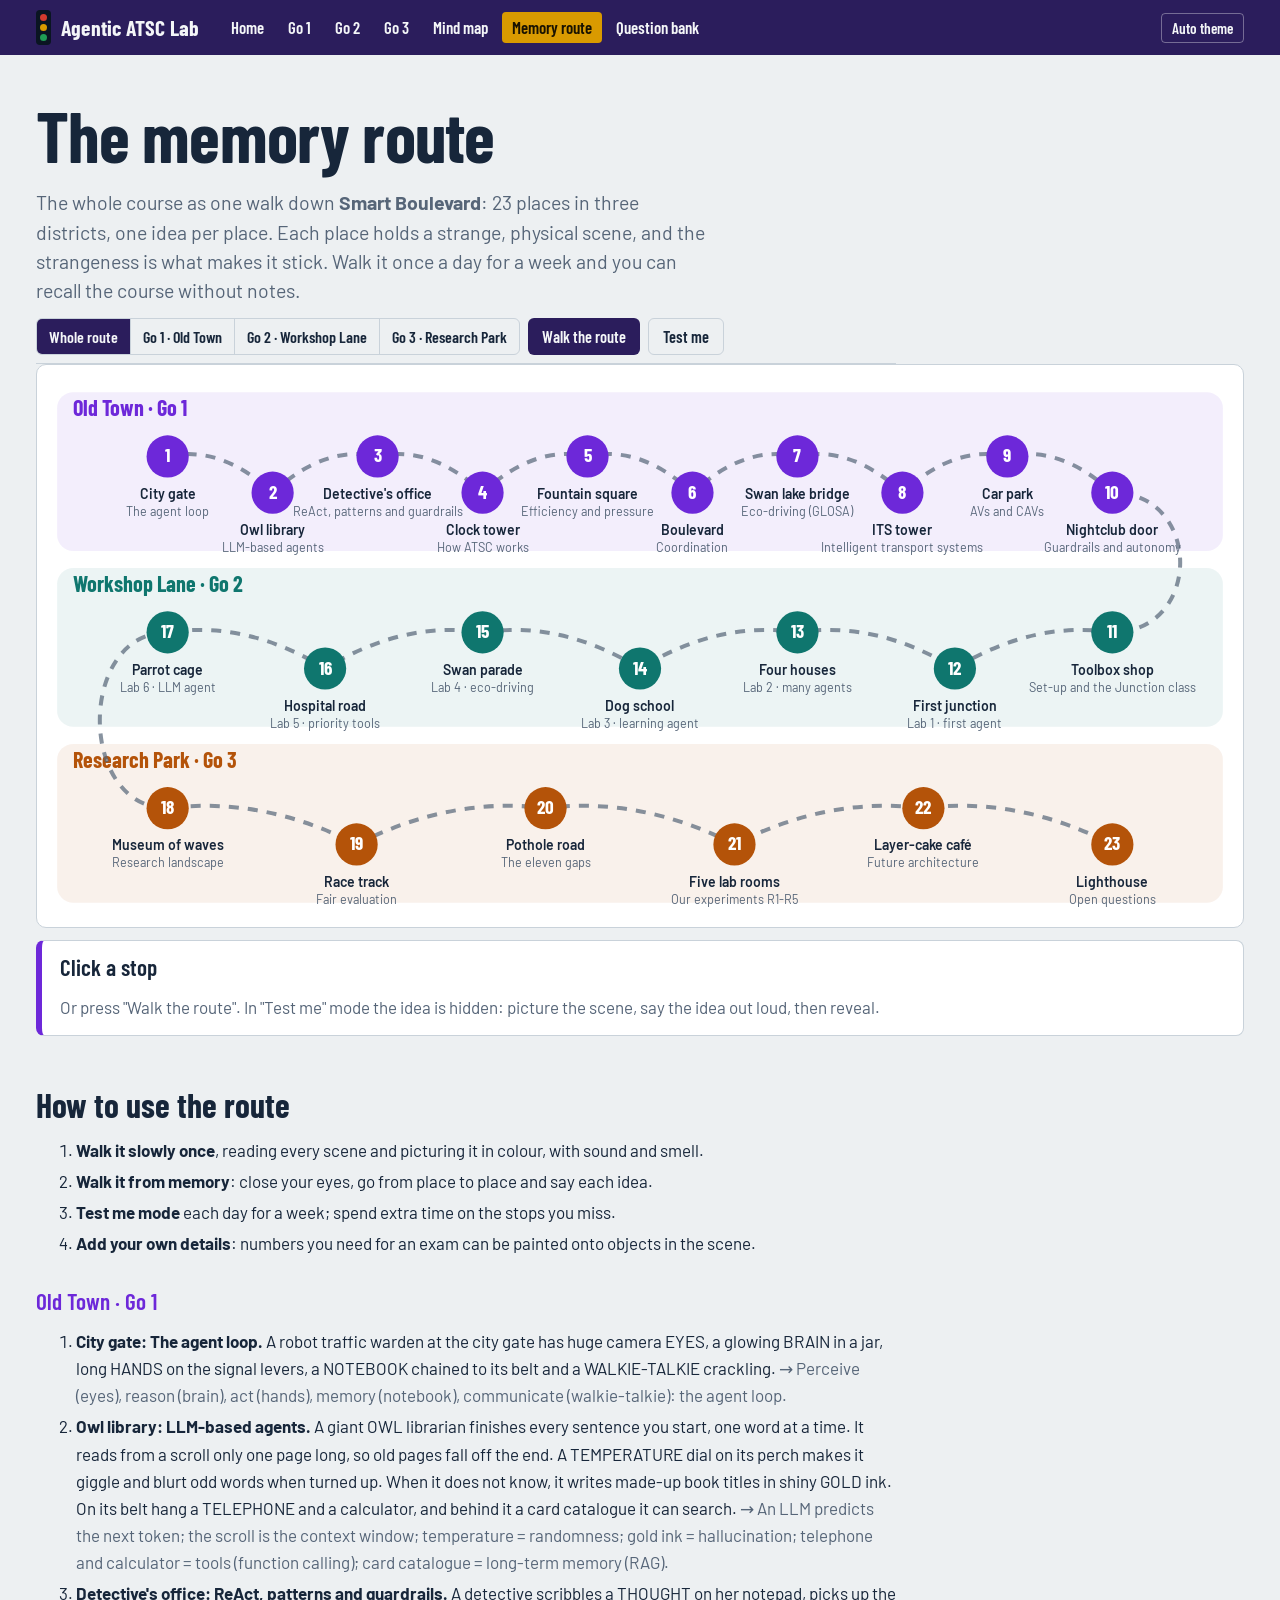
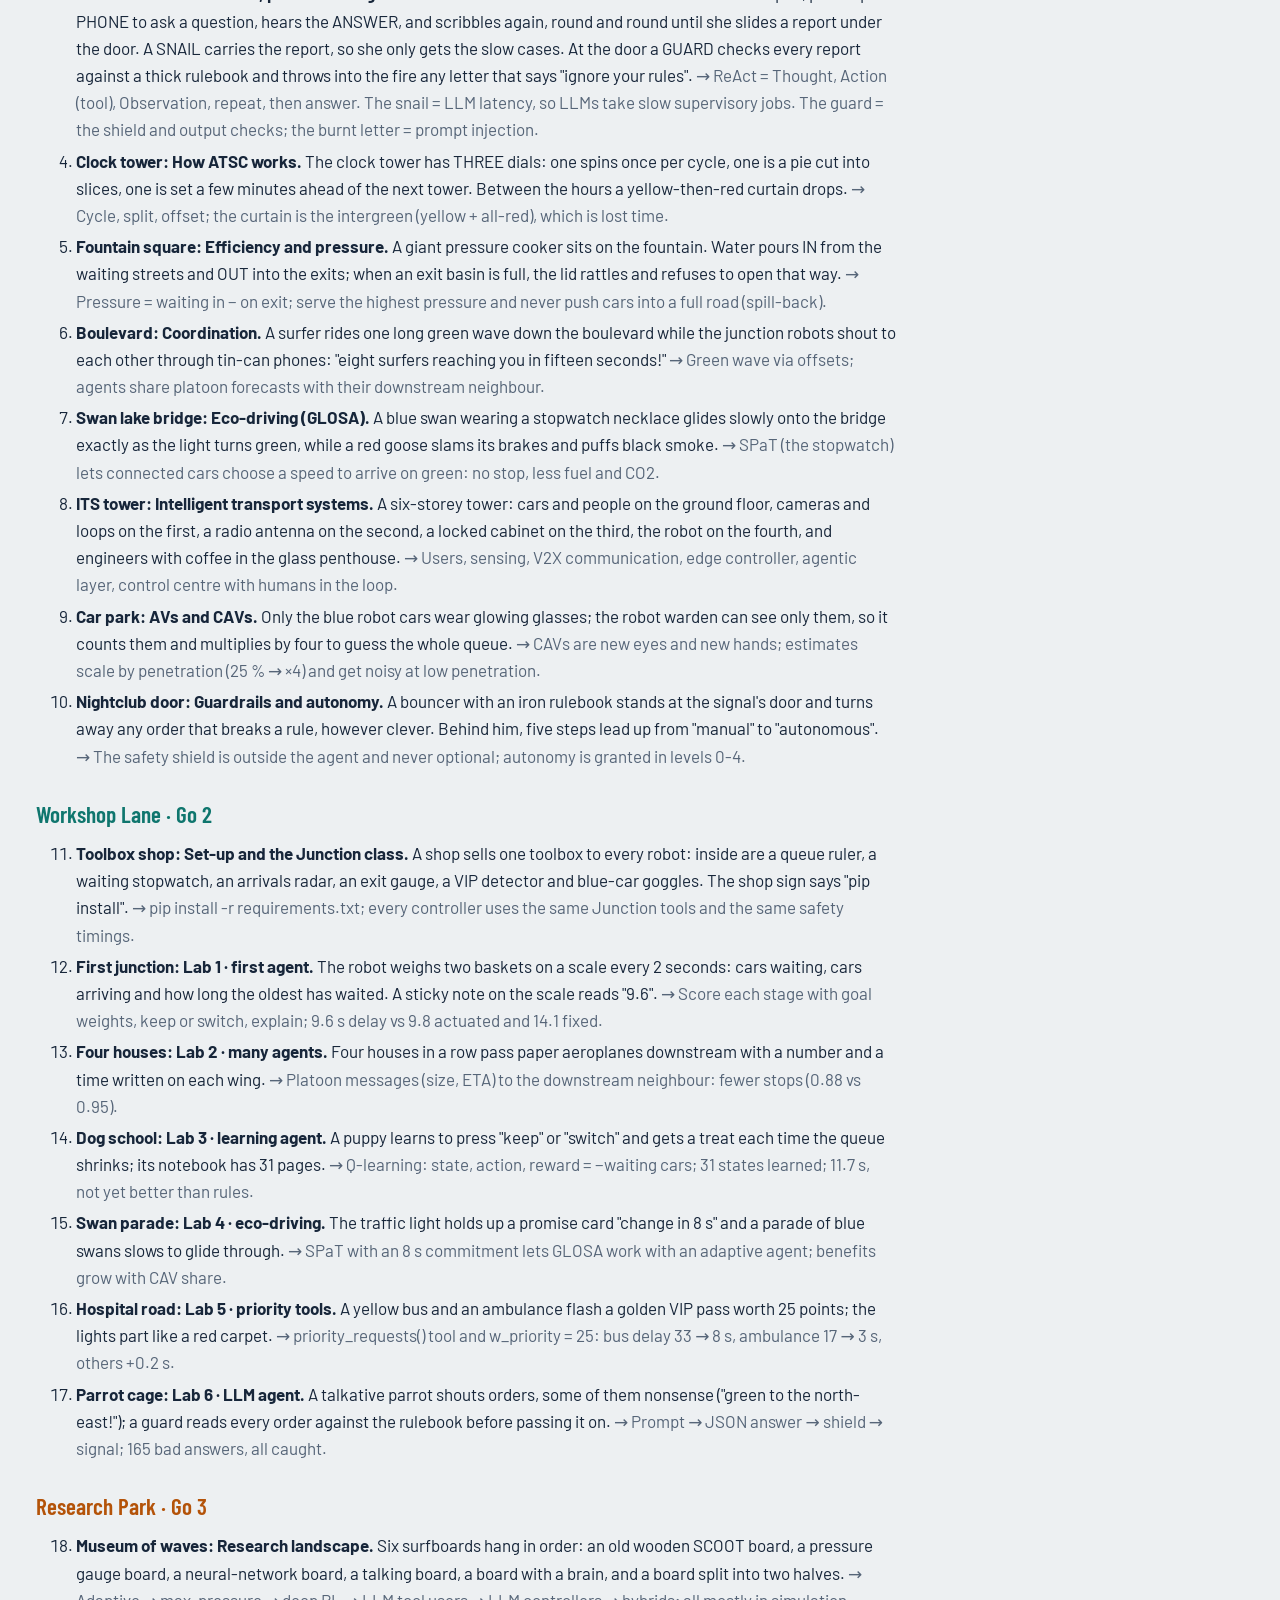
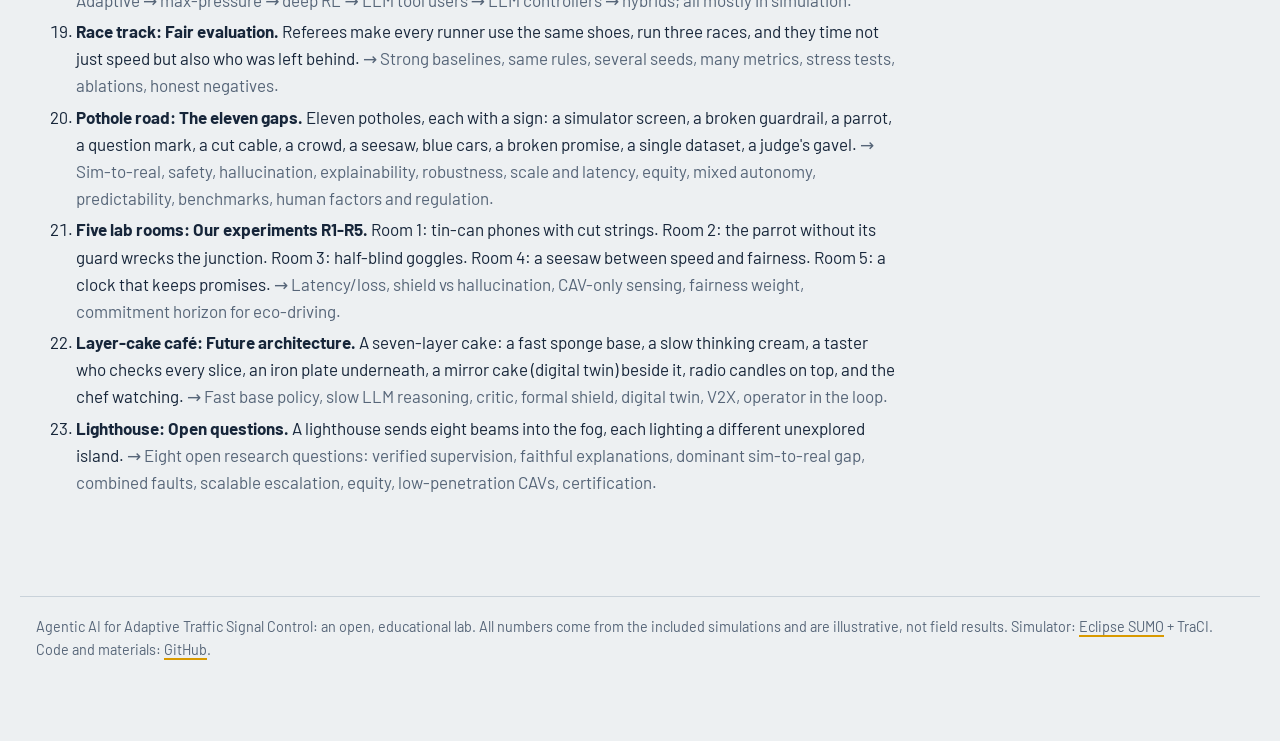
<file: docs/palace.html>
<!doctype html>
<html lang="en">
<head>
<meta charset="utf-8">
<meta name="viewport" content="width=device-width, initial-scale=1, viewport-fit=cover">
<title>Memory Route</title>
<meta name="claude:viewport-fit-sides" content="cover">
<link rel="preconnect" href="https://fonts.googleapis.com"><link rel="preconnect" href="https://fonts.gstatic.com" crossorigin>
<link rel="stylesheet" href="https://fonts.googleapis.com/css2?family=Barlow+Condensed:wght@500;600;700&family=Barlow:ital,wght@0,400;0,500;0,600;1,400&family=JetBrains+Mono:wght@400;600&display=swap">
<link rel="stylesheet" href="css/site.css">
<style>
  #map { width: 100%; height: auto; display: block; background: var(--surface); border: 1px solid var(--line); border-radius: 10px; }
  #map .stop { cursor: pointer; }
  #map .stop:focus { outline: none; }
  #map .stop:focus circle, #map .stop.on circle { stroke: var(--fg); stroke-width: 4; }
  .card { background: var(--surface); border: 1px solid var(--line); border-left: 6px solid var(--agent); border-radius: 8px; padding: 14px 18px; margin-top: 12px; }
  .card h3 { margin-top: 0; }
  .scene { font-size: 1.15rem; line-height: 1.5; }
</style>
</head>
<body>
<main class="wrap" style="padding-bottom:40px">
  <header class="level-head prose" style="max-width:860px">
    <h1>The memory route</h1>
    <p class="lede">The whole course as one walk down <b>Smart Boulevard</b>: 23 places in three districts, one idea per place. Each place holds a strange, physical scene, and the strangeness is what makes it stick. Walk it once a day for a week and you can recall the course without notes.</p>
    <div style="display:flex;gap:8px;flex-wrap:wrap;margin-top:12px">
      <div class="seg" role="group" aria-label="District" id="goSeg"><button type="button" data-go="0" aria-pressed="true">Whole route</button><button type="button" data-go="1">Go 1 · Old Town</button><button type="button" data-go="2">Go 2 · Workshop Lane</button><button type="button" data-go="3">Go 3 · Research Park</button></div>
      <button class="btn" type="button" id="walk">Walk the route</button>
      <button class="btn ghost" type="button" id="test">Test me</button>
    </div>
  </header>
  <svg id="map" viewBox="0 0 1200 560" role="img" aria-label="Map of the memory route with 23 stops"></svg>
  <div class="card" id="card" aria-live="polite"><h3>Click a stop</h3><p class="muted">Or press "Walk the route". In "Test me" mode the idea is hidden: picture the scene, say the idea out loud, then reveal.</p></div>
  <section class="prose" style="max-width:860px">
    <h2 id="how">How to use the route</h2>
    <ol>
      <li><b>Walk it slowly once</b>, reading every scene and picturing it in colour, with sound and smell.</li>
      <li><b>Walk it from memory</b>: close your eyes, go from place to place and say each idea.</li>
      <li><b>Test me mode</b> each day for a week; spend extra time on the stops you miss.</li>
      <li><b>Add your own details</b>: numbers you need for an exam can be painted onto objects in the scene.</li>
    </ol>
    <div id="list"></div>
  </section>
</main>
<script src="js/common.js"></script>
<script src="js/palace-data.js"></script>
<script>
(function () {
  const P = window.PALACE, svg = document.getElementById('map'), card = document.getElementById('card');
  const COL = { 1: '#6d28d9', 2: '#0f766e', 3: '#b45309' }, NAME = { 1: 'Old Town · Go 1', 2: 'Workshop Lane · Go 2', 3: 'Research Park · Go 3' };
  let go = 0, test = false, cur = -1, timer = null;
  // positions: three rows, snake order
  const rows = { 1: P.filter(p => p.go === 1), 2: P.filter(p => p.go === 2), 3: P.filter(p => p.go === 3) };
  const pos = {};
  [1, 2, 3].forEach((g, r) => {
    const L = rows[g], y = 105 + r * 175;
    L.forEach((p, i) => { const t = L.length === 1 ? 0.5 : i / (L.length - 1); const x = 130 + (r % 2 ? 1 - t : t) * 940; pos[p.n] = [x, y + (i % 2 ? 22 : -14)]; });
  });
  function draw() {
    const show = p => go === 0 || p.go === go;
    let h = '';
    [1, 2, 3].forEach((g, r) => { const y = 105 + r * 175; h += `<rect x="20" y="${y - 78}" width="1160" height="158" rx="16" fill="${COL[g]}" opacity="${go === 0 || go === g ? 0.08 : 0.03}"/><text x="36" y="${y - 54}" font-family="Barlow Condensed, Arial Narrow, sans-serif" font-weight="700" font-size="22" fill="${COL[g]}">${NAME[g]}</text>`; });
    const pts = P.map(p => pos[p.n]);
    let d = `M${pts[0][0]},${pts[0][1]}`;
    for (let i = 1; i < pts.length; i++) { const [x0, y0] = pts[i - 1], [x1, y1] = pts[i]; const mx = (x0 + x1) / 2; d += Math.abs(y1 - y0) > 80 ? ` C${x0 + (x0 > 600 ? 90 : -90)},${y0} ${x1 + (x1 > 600 ? 90 : -90)},${y1} ${x1},${y1}` : ` Q${mx},${(y0 + y1) / 2 - 30} ${x1},${y1}`; }
    h += `<path d="${d}" fill="none" stroke="var(--muted)" stroke-width="4" stroke-dasharray="10 9" opacity=".7"/>`;
    P.forEach((p, i) => {
      const [x, y] = pos[p.n], o = show(p) ? 1 : 0.25;
      h += `<g class="stop${i === cur ? ' on' : ''}" data-i="${i}" tabindex="0" role="button" aria-label="Stop ${p.n}: ${p.place}" opacity="${o}">
        <circle cx="${x}" cy="${y}" r="21" fill="${COL[p.go]}"/><text x="${x}" y="${y + 6}" text-anchor="middle" font-family="Barlow Condensed, Arial Narrow, sans-serif" font-weight="700" font-size="19" fill="#fff">${p.n}</text>
        <text x="${x}" y="${y + 42}" text-anchor="middle" font-family="Barlow, Segoe UI, sans-serif" font-size="14" font-weight="600" fill="var(--fg)">${p.place}</text>
        ${test ? '' : `<text x="${x}" y="${y + 59}" text-anchor="middle" font-family="Barlow, Segoe UI, sans-serif" font-size="12.5" fill="var(--muted)">${p.title}</text>`}</g>`;
    });
    svg.innerHTML = h;
    svg.querySelectorAll('.stop').forEach(g => { g.addEventListener('click', () => open(+g.dataset.i)); g.addEventListener('keydown', e => { if (e.key === 'Enter' || e.key === ' ') { e.preventDefault(); open(+g.dataset.i); } }); });
  }
  function open(i) {
    cur = i; const p = P[i]; draw();
    card.style.borderLeftColor = COL[p.go];
    card.innerHTML = `<div class="muted">Stop ${p.n} of ${P.length} · ${NAME[p.go]} · ${p.place}</div>
      <p class="scene">${p.scene}</p>` + (test ? `<button class="btn" type="button" id="reveal">Reveal the idea</button><div id="ans" hidden>` : '<div>') +
      `<h3>${p.title}</h3><p>${p.encodes}</p><p><a href="${p.link}">Go to this section →</a></p></div>`;
    const rv = document.getElementById('reveal'); if (rv) rv.onclick = () => { document.getElementById('ans').hidden = false; rv.remove(); };
  }
  document.querySelectorAll('#goSeg button').forEach(b => b.addEventListener('click', () => { go = +b.dataset.go; document.querySelectorAll('#goSeg button').forEach(x => x.setAttribute('aria-pressed', x === b)); draw(); }));
  document.getElementById('test').onclick = e => { test = !test; e.target.textContent = test ? 'Study mode' : 'Test me'; draw(); if (cur >= 0) open(cur); };
  document.getElementById('walk').onclick = e => {
    if (timer) { clearInterval(timer); timer = null; e.target.textContent = 'Walk the route'; return; }
    const L = P.map((p, i) => i).filter(i => go === 0 || P[i].go === go); let k = 0;
    e.target.textContent = 'Stop walking'; open(L[0]);
    timer = setInterval(() => { k++; if (k >= L.length) { clearInterval(timer); timer = null; e.target.textContent = 'Walk the route'; return; } open(L[k]); }, test ? 9000 : 7000);
  };
  const m = location.hash.match(/go(\d)/); if (m) { go = +m[1]; document.querySelectorAll('#goSeg button').forEach(x => x.setAttribute('aria-pressed', +x.dataset.go === go)); }
  draw();
  document.getElementById('list').innerHTML = [1, 2, 3].map(g => `<h3 style="color:${COL[g]}">${NAME[g]}</h3><ol start="${rows[g][0].n}">` + rows[g].map(p => `<li><b>${p.place}: ${p.title}.</b> ${p.scene} <span class="muted">→ ${p.encodes}</span></li>`).join('') + '</ol>').join('');
})();
</script>
</body>
</html>
</file>
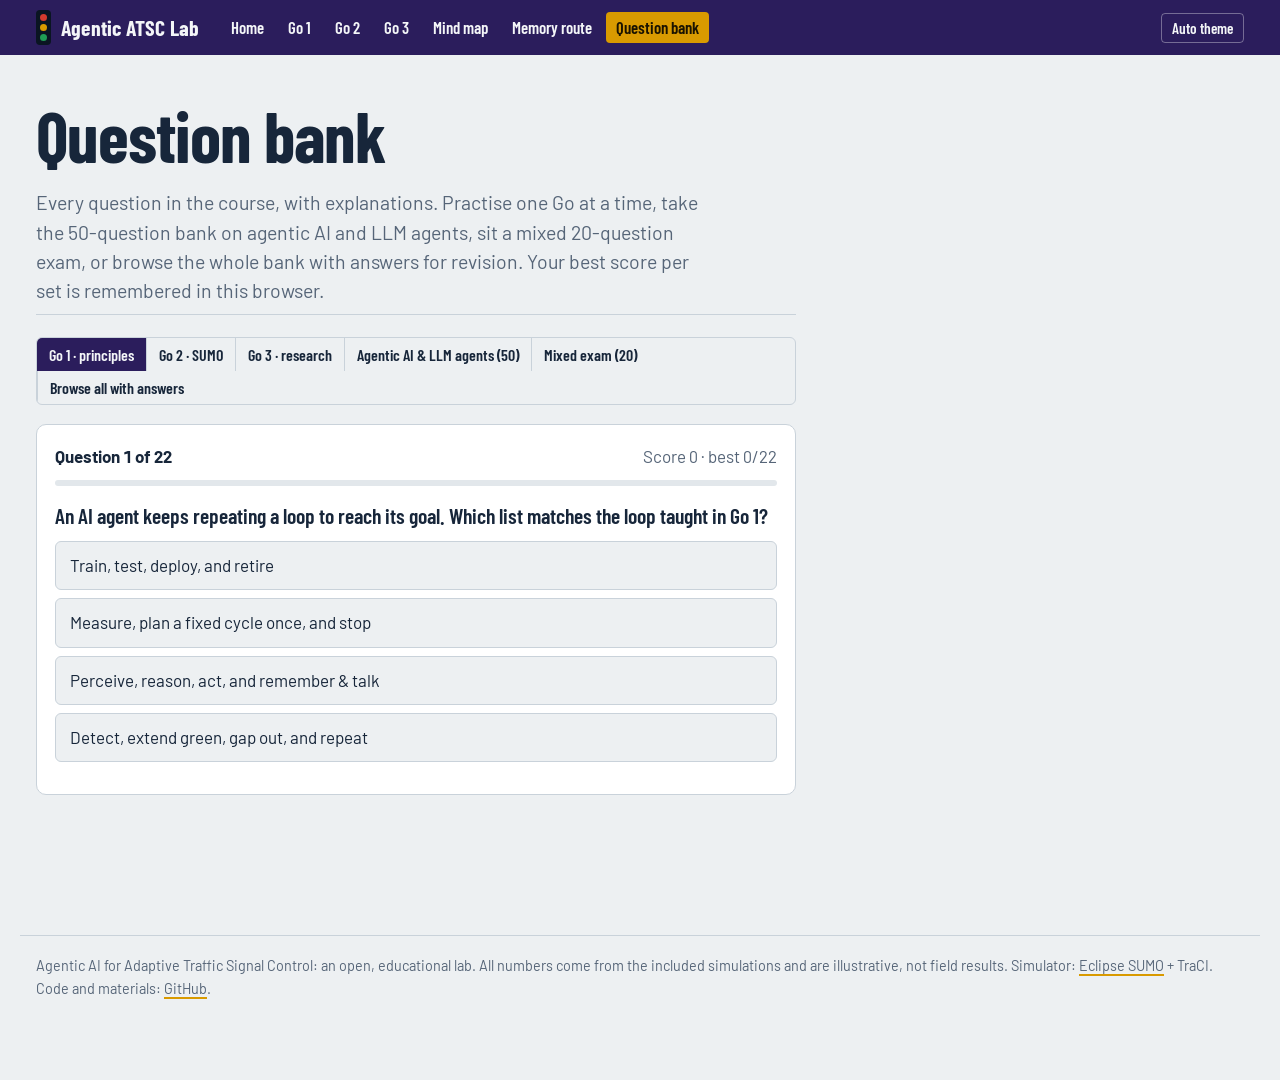
<file: docs/quiz.html>
<!doctype html>
<html lang="en">
<head>
<meta charset="utf-8">
<meta name="viewport" content="width=device-width, initial-scale=1, viewport-fit=cover">
<title>Question Bank</title>
<meta name="claude:viewport-fit-sides" content="cover">
<link rel="preconnect" href="https://fonts.googleapis.com"><link rel="preconnect" href="https://fonts.gstatic.com" crossorigin>
<link rel="stylesheet" href="https://fonts.googleapis.com/css2?family=Barlow+Condensed:wght@500;600;700&family=Barlow:ital,wght@0,400;0,500;0,600;1,400&family=JetBrains+Mono:wght@400;600&display=swap">
<link rel="stylesheet" href="css/site.css">
<style>
  .bank details { background: var(--surface); border: 1px solid var(--line); border-radius: 8px; padding: 10px 14px; margin-top: 8px; }
  .bank summary { cursor: pointer; font-weight: 600; }
  .bank ol { margin-top: 6px; }
  .bank li.ok { color: var(--go); font-weight: 600; }
</style>
</head>
<body>
<main class="wrap">
  <header class="level-head prose">
    <h1>Question bank</h1>
    <p class="lede">Every question in the course, with explanations. Practise one Go at a time, take the 50-question bank on agentic AI and LLM agents, sit a mixed 20-question exam, or browse the whole bank with answers for revision. Your best score per set is remembered in this browser.</p>
  </header>
  <div class="prose">
    <div class="seg" role="group" aria-label="Question set" id="sets" style="margin-top:1.4rem;flex-wrap:wrap">
      <button type="button" data-s="1" aria-pressed="true">Go 1 · principles</button>
      <button type="button" data-s="2">Go 2 · SUMO</button>
      <button type="button" data-s="3">Go 3 · research</button>
      <button type="button" data-s="A">Agentic AI &amp; LLM agents (50)</button>
      <button type="button" data-s="mixed">Mixed exam (20)</button>
      <button type="button" data-s="browse">Browse all with answers</button>
    </div>
    <div class="quiz" id="qz"></div>
    <div class="bank" id="bank" hidden></div>
  </div>
</main>
<script src="js/quizdata.js"></script>
<script src="js/quizdata-agents.js"></script>
<script src="js/common.js"></script>
<script>
  const el = document.getElementById('qz'), bank = document.getElementById('bank');
  function load(s) {
    bank.hidden = s !== 'browse'; el.hidden = s === 'browse';
    if (s === 'browse') {
      const ALL = QUIZ.concat(window.QUIZ_AGENTS || []);
      bank.innerHTML = [1, 2, 3, 'A'].map(g => `<h2>${g === 'A' ? 'Agentic AI &amp; LLM agents' : 'Go ' + g}</h2>` + ALL.filter(q => q.go === g).map((q, i) =>
        `<details><summary>${i + 1}. ${q.q} <span class="chip">${q.topic || ''}</span></summary><ol type="A">${q.o.map((o, k) => `<li class="${k === q.a ? 'ok' : ''}">${o}</li>`).join('')}</ol><p>${q.e}</p></details>`).join('')).join('');
      return;
    }
    const ALLQ = QUIZ.concat(window.QUIZ_AGENTS || []);
    const qs = s === 'mixed' ? [...ALLQ].sort(() => Math.random() - 0.5).slice(0, 20) : s === 'A' ? window.QUIZ_AGENTS : QUIZ.filter(q => q.go === +s);
    Quiz(el, qs, 'bank-' + s);
  }
  document.querySelectorAll('#sets button').forEach(b => b.addEventListener('click', () => {
    document.querySelectorAll('#sets button').forEach(x => x.setAttribute('aria-pressed', x === b)); load(b.dataset.s);
  }));
  document.addEventListener('DOMContentLoaded', () => { const h = location.hash === '#agents' ? 'A' : '1'; document.querySelectorAll('#sets button').forEach(x => x.setAttribute('aria-pressed', x.dataset.s === h)); load(h); });
</script>
</body>
</html>
</file>
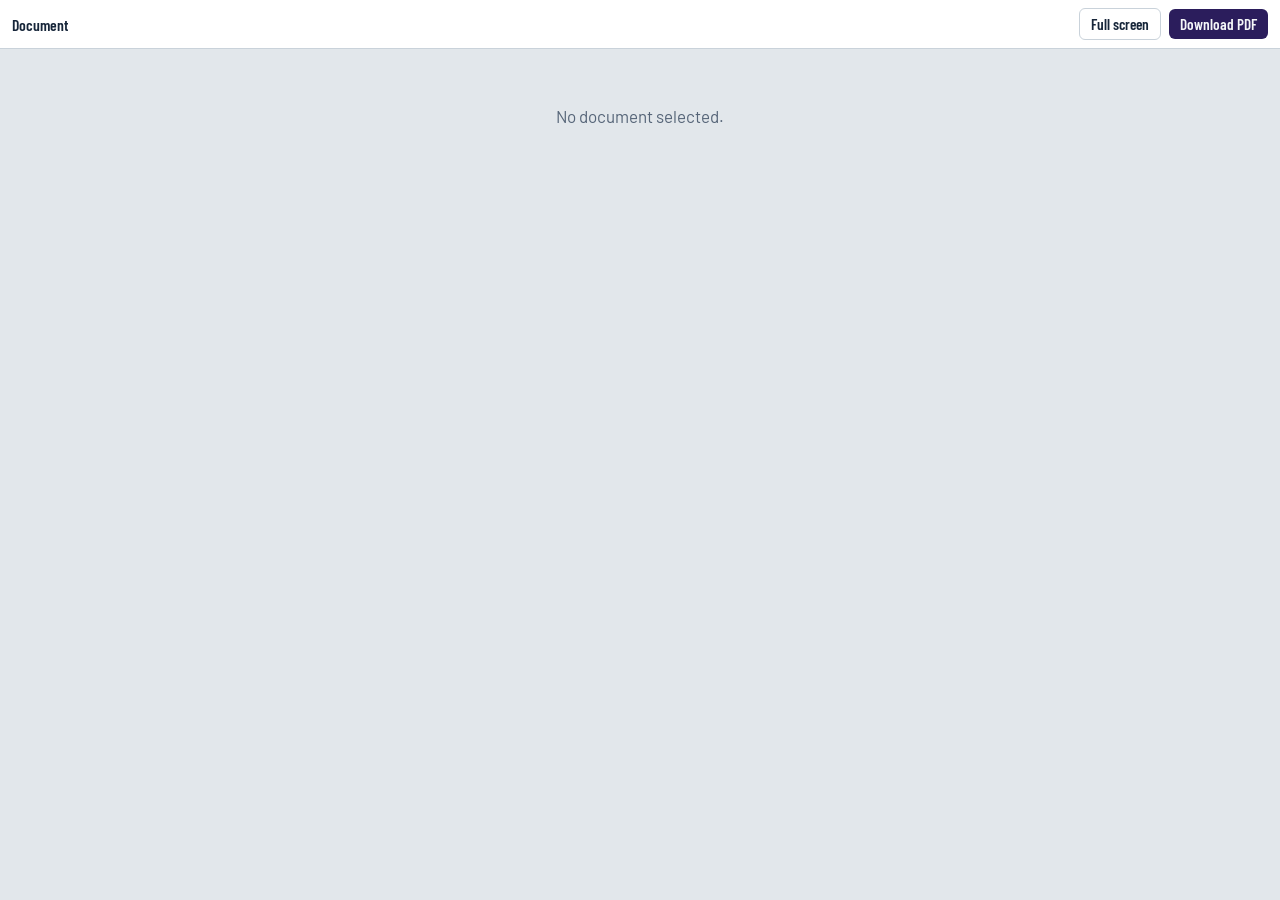
<file: docs/viewer.html>
<!doctype html>
<html lang="en">
<head>
<meta charset="utf-8">
<meta name="viewport" content="width=device-width, initial-scale=1, viewport-fit=cover">
<title>Study materials viewer</title>
<link rel="preconnect" href="https://fonts.googleapis.com"><link rel="preconnect" href="https://fonts.gstatic.com" crossorigin>
<link rel="stylesheet" href="https://fonts.googleapis.com/css2?family=Barlow+Condensed:wght@500;600;700&family=Barlow:ital,wght@0,400;0,500;0,600;1,400&family=JetBrains+Mono:wght@400;600&display=swap">
<link rel="stylesheet" href="css/site.css">
<style>
  html, body { height: 100%; }
  body { margin: 0; display: flex; flex-direction: column; background: var(--sunk, #eceef1); }
  body.embed .band { display: none; }
  .vbar { display: flex; align-items: center; gap: 8px; flex-wrap: wrap; padding: 8px 12px; background: var(--surface, #fff); border-bottom: 1px solid var(--line, #d0d4da); font: 600 0.98rem var(--display, sans-serif); }
  .vbar .ttl { margin-right: auto; min-width: 0; overflow: hidden; text-overflow: ellipsis; white-space: nowrap; }
  .vbar .btn { padding: 6px 11px; font-size: 0.95rem; text-decoration: none; }
  .vbar input { width: 3.6em; padding: 4px 6px; font: inherit; text-align: center; border: 1px solid var(--line, #ccc); border-radius: 5px; background: var(--surface, #fff); color: var(--fg, #111); }
  .stage { flex: 1; overflow: auto; position: relative; -webkit-overflow-scrolling: touch; }
  .slides .stage { display: flex; align-items: center; justify-content: center; padding: 12px; overflow: hidden; }
  .slides canvas { max-width: 100%; max-height: 100%; box-shadow: 0 2px 14px rgba(0,0,0,.18); background: #fff; }
  .guide .stage { padding: 14px 10px 40px; }
  .page { margin: 0 auto 14px; background: #fff; box-shadow: 0 1px 8px rgba(0,0,0,.15); position: relative; }
  .page canvas { width: 100%; height: 100%; display: block; }
  .msg { padding: 40px 16px; text-align: center; color: var(--muted, #555); }
  .navzone { position: absolute; top: 0; bottom: 0; width: 22%; cursor: pointer; }
  .navzone.l { left: 0; } .navzone.r { right: 0; }
  .muted { color: var(--muted, #555); font-weight: 500; }
</style>
</head>
<body>
<div class="vbar">
  <span class="ttl" id="ttl">Loading…</span>
  <span id="slideNav" hidden>
    <button class="btn ghost" type="button" id="prev" aria-label="Previous slide">‹ Prev</button>
    <span class="muted"><span id="pno">1</span> / <span id="pcount">…</span></span>
    <button class="btn ghost" type="button" id="next" aria-label="Next slide">Next ›</button>
  </span>
  <span id="guideNav" hidden>
    <span class="muted">Page</span> <input id="jump" type="number" min="1" value="1" aria-label="Go to page"> <span class="muted">/ <span id="gcount">…</span></span>
    <button class="btn ghost" type="button" id="zout" aria-label="Zoom out">−</button>
    <button class="btn ghost" type="button" id="zin" aria-label="Zoom in">+</button>
  </span>
  <button class="btn ghost" type="button" id="fs">Full screen</button>
  <a class="btn" id="dl" href="#" download>Download</a>
</div>
<div class="stage" id="stage"><div class="msg">Loading the document…</div></div>

<script src="js/pdfjs/pdf.min.js"></script>
<script>
(function () {
  const q = new URLSearchParams(location.search);
  const file = q.get('doc') || '';
  const mode = q.get('mode') === 'slides' ? 'slides' : 'guide';
  const dl = q.get('dl') || file;
  if (q.get('embed')) document.body.classList.add('embed');
  document.body.classList.add(mode);
  const stage = document.getElementById('stage');
  const ttl = document.getElementById('ttl');
  const name = decodeURIComponent(file.split('/').pop() || '').replace(/\.pdf$/, '').replace(/_/g, ' ');
  ttl.textContent = name || 'Document';
  document.title = name + ' · viewer';
  const dlA = document.getElementById('dl');
  dlA.href = dl; dlA.textContent = /\.pptx$/.test(dl) ? 'Download .pptx' : 'Download PDF';
  if (!/^materials\/[A-Za-z0-9_\-]+\.pdf$/.test(file)) { stage.innerHTML = '<div class="msg">No document selected.</div>'; return; }
  if (!window.pdfjsLib) { stage.innerHTML = '<div class="msg">The viewer could not load. <a href="' + file + '">Open the PDF directly</a>.</div>'; return; }
  pdfjsLib.GlobalWorkerOptions.workerSrc = 'js/pdfjs/pdf.worker.min.js';
  const DPR = Math.min(window.devicePixelRatio || 1, 2.5);

  document.getElementById('fs').onclick = () => {
    const el = document.documentElement;
    if (document.fullscreenElement) document.exitFullscreen(); else if (el.requestFullscreen) el.requestFullscreen();
  };

  pdfjsLib.getDocument(file).promise.then(pdf => {
    stage.innerHTML = '';
    return mode === 'slides' ? slides(pdf) : guide(pdf);
  }).catch(() => { stage.innerHTML = '<div class="msg">Could not open the document. <a href="' + file + '">Open the PDF directly</a>.</div>'; });

  // ---------------- slides: one page at a time
  function slides(pdf) {
    document.getElementById('slideNav').hidden = false;
    document.getElementById('pcount').textContent = pdf.numPages;
    const canvas = document.createElement('canvas'); stage.appendChild(canvas);
    const l = document.createElement('div'); l.className = 'navzone l'; l.title = 'Previous';
    const r = document.createElement('div'); r.className = 'navzone r'; r.title = 'Next';
    stage.append(l, r);
    let n = Math.max(1, Math.min(pdf.numPages, parseInt(q.get('page') || '1', 10) || 1)), task = null;
    async function show() {
      document.getElementById('pno').textContent = n;
      const page = await pdf.getPage(n);
      const v1 = page.getViewport({ scale: 1 });
      const W = stage.clientWidth - 24, H = stage.clientHeight - 24;
      const s = Math.max(0.2, Math.min(W / v1.width, H / v1.height));
      const vp = page.getViewport({ scale: s * DPR });
      if (task) { try { task.cancel(); } catch (e) {} }
      const off = document.createElement('canvas'); off.width = vp.width; off.height = vp.height;
      task = page.render({ canvasContext: off.getContext('2d'), viewport: vp });
      try { await task.promise; } catch (e) { return; }
      canvas.width = off.width; canvas.height = off.height;
      canvas.style.width = (vp.width / DPR) + 'px'; canvas.style.height = (vp.height / DPR) + 'px';
      canvas.getContext('2d').drawImage(off, 0, 0);
      canvas.setAttribute('aria-label', 'Slide ' + n + ' of ' + pdf.numPages);
    }
    const go = d => { const m = Math.max(1, Math.min(pdf.numPages, n + d)); if (m !== n) { n = m; show(); } };
    document.getElementById('prev').onclick = () => go(-1);
    document.getElementById('next').onclick = () => go(1);
    l.onclick = () => go(-1); r.onclick = () => go(1);
    addEventListener('keydown', e => {
      if (['ArrowRight', 'PageDown', ' '].includes(e.key)) { e.preventDefault(); go(1); }
      if (['ArrowLeft', 'PageUp'].includes(e.key)) { e.preventDefault(); go(-1); }
      if (e.key === 'Home') { n = 1; show(); } if (e.key === 'End') { n = pdf.numPages; show(); }
    });
    let x0 = null;
    stage.addEventListener('touchstart', e => { x0 = e.touches[0].clientX; }, { passive: true });
    stage.addEventListener('touchend', e => { if (x0 === null) return; const dx = e.changedTouches[0].clientX - x0; if (Math.abs(dx) > 40) go(dx < 0 ? 1 : -1); x0 = null; });
    let rt; addEventListener('resize', () => { clearTimeout(rt); rt = setTimeout(show, 150); });
    show();
  }

  // ---------------- guide: scrolling pages, rendered as they come into view
  async function guide(pdf) {
    document.getElementById('guideNav').hidden = false;
    document.getElementById('gcount').textContent = pdf.numPages;
    const jump = document.getElementById('jump'); jump.max = pdf.numPages;
    const first = await pdf.getPage(1);
    const v1 = first.getViewport({ scale: 1 });
    let zoom = 1;
    const pages = [];
    const baseW = () => Math.min(stage.clientWidth - 20, 900) * zoom;
    for (let i = 1; i <= pdf.numPages; i++) {
      const d = document.createElement('div'); d.className = 'page'; d.dataset.n = i;
      stage.appendChild(d); pages.push(d);
    }
    function size() {
      const w = baseW();
      pages.forEach(d => { d.style.width = w + 'px'; d.style.height = (w * v1.height / v1.width) + 'px'; d.dataset.w = ''; });
      pages.forEach(d => { if (d.dataset.vis === '1') render(d); });
    }
    async function render(d) {
      const w = baseW();
      if (d.dataset.w === String(w)) return;
      d.dataset.w = String(w);
      const page = await pdf.getPage(+d.dataset.n);
      const vp = page.getViewport({ scale: (w / v1.width) * DPR });
      const c = document.createElement('canvas'); c.width = vp.width; c.height = vp.height;
      c.setAttribute('aria-label', 'Page ' + d.dataset.n);
      await page.render({ canvasContext: c.getContext('2d'), viewport: vp }).promise;
      d.replaceChildren(c);
    }
    const io = new IntersectionObserver(es => es.forEach(e => {
      e.target.dataset.vis = e.isIntersecting ? '1' : '0';
      if (e.isIntersecting) render(e.target);
    }), { root: stage, rootMargin: '600px 0px' });
    pages.forEach(d => io.observe(d));
    stage.addEventListener('scroll', () => {
      const mid = stage.scrollTop + stage.clientHeight / 3;
      const cur = pages.find(d => d.offsetTop + d.offsetHeight > mid);
      if (cur && document.activeElement !== jump) jump.value = cur.dataset.n;
    }, { passive: true });
    jump.addEventListener('change', () => {
      const k = Math.max(1, Math.min(pdf.numPages, +jump.value || 1));
      stage.scrollTo({ top: pages[k - 1].offsetTop - 10 });
    });
    document.getElementById('zin').onclick = () => { zoom = Math.min(2.5, zoom * 1.2); size(); };
    document.getElementById('zout').onclick = () => { zoom = Math.max(0.5, zoom / 1.2); size(); };
    let rt; addEventListener('resize', () => { clearTimeout(rt); rt = setTimeout(size, 200); });
    size();
  }
})();
</script>
</body>
</html>
</file>
<file: docs/css/site.css>
/* Agentic ATSC Lab
   Layout: signage band nav, left "route" index + 760px reading column, wide bays for simulators.
   Type: Barlow Condensed (road-sign display), Barlow (body), JetBrains Mono (code). */
:root {
  --paper: #edf0f2;
  --surface: #ffffff;
  --sunk: #e2e7eb;
  --fg: #17263a;
  --muted: #566578;
  --line: #c9d2da;
  --band: #2b1d5c;
  --agent: #6d28d9;
  --agent-soft: #ede9fe;
  --band-fg: #f4f6f8;
  --amber: #d99a00;
  --amber-ink: #8a5f00;
  --go: #1f9d55;
  --stop: #d23b2f;
  --phase-a: #9fd8b5;
  --phase-b: #a9c8ec;
  --phase-c: #e6c8f0;
  --road: #4a5562;
  --road-verge: #dfe5e1;
  --marking: #f3f4f1;
  --loop: #9aa6b2;
  --car: #f6f7f8;
  --car-alt: #6fb3ff;
  --signal-body: #1b2633;
  --code-bg: #f6f8fa;
  --display: "Barlow Condensed", "Arial Narrow", "Roboto Condensed", sans-serif;
  --body: "Barlow", "Segoe UI", system-ui, sans-serif;
  --mono: "JetBrains Mono", ui-monospace, "SFMono-Regular", Menlo, Consolas, monospace;
  --radius: 6px;
}
@media (prefers-color-scheme: dark) {
  :root:not([data-theme="light"]) {
    --paper: #0f1620; --surface: #17212d; --sunk: #1e2a38; --fg: #e3e9ef; --muted: #9babbb; --line: #2c3a4a;
    --band: #1c1240; --agent: #a78bfa; --agent-soft: #2a2150; --band-fg: #eef2f6; --amber: #f2b526; --amber-ink: #f2c55a; --go: #38c172; --stop: #ef5a4c;
    --phase-a: #1f5b3a; --phase-b: #24476e; --phase-c: #553366;
    --road: #3a434e; --road-verge: #1a2430; --marking: #c9ced3; --loop: #61707f; --car: #e9edf1; --car-alt: #6fb3ff;
    --signal-body: #05090d; --code-bg: #121b26; color-scheme: dark;
  }
}
:root[data-theme="dark"] {
  --paper: #0f1620; --surface: #17212d; --sunk: #1e2a38; --fg: #e3e9ef; --muted: #9babbb; --line: #2c3a4a;
  --band: #1c1240; --agent: #a78bfa; --agent-soft: #2a2150; --band-fg: #eef2f6; --amber: #f2b526; --amber-ink: #f2c55a; --go: #38c172; --stop: #ef5a4c;
  --phase-a: #1f5b3a; --phase-b: #24476e; --phase-c: #553366;
  --road: #3a434e; --road-verge: #1a2430; --marking: #c9ced3; --loop: #61707f; --car: #e9edf1; --car-alt: #6fb3ff;
  --signal-body: #05090d; --code-bg: #121b26; color-scheme: dark;
}

* { box-sizing: border-box; }
html { -webkit-text-size-adjust: 100%; }
body {
  margin: 0; background: var(--paper); color: var(--fg);
  font: 17px/1.6 var(--body);
}
a { color: inherit; text-decoration-color: var(--amber); text-underline-offset: 3px; text-decoration-thickness: 2px; }
a:hover { text-decoration-color: var(--fg); }
:focus-visible { outline: 3px solid var(--amber); outline-offset: 2px; border-radius: 3px; }
img { max-width: 100%; height: auto; }
h1, h2, h3, h4 { font-family: var(--display); line-height: 1.1; text-wrap: balance; margin: 0; }
h1 { font-size: clamp(2.6rem, 6vw, 4.4rem); font-weight: 700; letter-spacing: -0.01em; }
h2 { font-size: 2.1rem; font-weight: 700; margin-top: 3.2rem; }
h3 { font-size: 1.45rem; font-weight: 600; margin-top: 2rem; }
h4 { font-size: 1.15rem; font-weight: 600; margin-top: 1.4rem; }
p, ul, ol { margin: 0.8rem 0 0; }
li + li { margin-top: 0.25rem; }
code, pre, kbd { font-family: var(--mono); font-size: 0.86em; }
:not(pre) > code { background: var(--sunk); padding: 0.1em 0.35em; border-radius: 4px; }
pre { background: var(--code-bg); border: 1px solid var(--line); border-radius: var(--radius); padding: 14px 16px; overflow-x: auto; line-height: 1.5; margin: 1rem 0 0; position: relative; }
.muted { color: var(--muted); }
.num { font-variant-numeric: tabular-nums; }

/* ---------- signage band ---------- */
.band { background: var(--band); color: var(--band-fg); position: sticky; top: env(safe-area-inset-top, 0px); z-index: 20; }
body::before { content: ""; position: fixed; inset: 0 0 auto; height: env(safe-area-inset-top, 0px); z-index: 10; background: var(--band); }
.band-inner { max-width: 1240px; margin: 0 auto; display: flex; align-items: center; gap: 22px; flex-wrap: wrap;
  padding-block: 10px; padding-left: max(16px, env(safe-area-inset-left, 0px)); padding-right: max(16px, env(safe-area-inset-right, 0px)); }
.brand { font: 700 1.35rem/1 var(--display); text-decoration: none; display: flex; align-items: center; gap: 10px; letter-spacing: 0.01em; }
.brand-mark { display: inline-grid; grid-template-rows: repeat(3, 7px); gap: 3px; background: #0a1522; padding: 4px; border-radius: 4px; }
.brand-mark i { width: 7px; height: 7px; border-radius: 50%; display: block; }
.band nav { display: flex; gap: 4px; flex-wrap: wrap; font: 600 1.05rem/1 var(--display); }
.band nav a { text-decoration: none; padding: 7px 10px; border-radius: 4px; }
.band nav a[aria-current="page"] { background: var(--amber); color: #1a1300; }
.band nav a:not([aria-current]):hover { background: rgba(255,255,255,0.1); }
.theme-btn { margin-left: auto; background: transparent; color: inherit; border: 1px solid rgba(255,255,255,0.35); border-radius: 4px; font: 600 0.95rem var(--display); padding: 5px 10px; cursor: pointer; }

/* ---------- page frame ---------- */
.wrap { max-width: 1240px; margin: 0 auto; padding-block: 0 80px;
  padding-left: max(16px, env(safe-area-inset-left, 0px)); padding-right: max(16px, env(safe-area-inset-right, 0px)); }
.layout { display: grid; grid-template-columns: 220px minmax(0, 1fr); gap: 48px; align-items: start; }
.route { position: sticky; top: calc(env(safe-area-inset-top, 0px) + 76px); padding-top: 36px; font-size: 0.95rem; }
.route ol { list-style: none; padding: 0; margin: 10px 0 0; border-left: 3px solid var(--line); }
.route li { margin: 0; }
.route a { display: block; padding: 5px 0 5px 14px; margin-left: -3px; border-left: 3px solid transparent; text-decoration: none; color: var(--muted); }
.route a:hover, .route a.on { color: var(--fg); border-left-color: var(--amber); }
.route .level-name { font: 700 1.3rem var(--display); }
.content { min-width: 0; padding-top: 28px; }
.prose { max-width: 760px; }
.lede { font-size: 1.22rem; line-height: 1.5; color: var(--muted); max-width: 680px; margin-top: 14px; }
@media (max-width: 920px) { .layout { grid-template-columns: minmax(0, 1fr); gap: 0; } .route { display: none; } }

/* level header */
.level-head { padding: 34px 0 8px; border-bottom: 1px solid var(--line); }
.level-tag { display: inline-flex; align-items: center; gap: 8px; font: 600 1rem var(--display); color: var(--muted); }
.shield { display: inline-grid; place-items: center; width: 30px; height: 34px; background: var(--band); color: var(--band-fg);
  clip-path: polygon(0 0, 100% 0, 100% 62%, 50% 100%, 0 62%); font: 700 1.05rem var(--display); padding-bottom: 6px; }
.level-head h1 { margin-top: 8px; }

/* ---------- simulator bays ---------- */
.bay { background: var(--surface); border: 1px solid var(--line); border-radius: 10px; margin-top: 1.4rem; overflow: hidden; }
.bay-head { padding: 14px 18px 0; display: flex; gap: 12px; align-items: baseline; flex-wrap: wrap; }
.bay-head h4 { margin: 0; font-size: 1.25rem; }
.bay-head .hint { color: var(--muted); font-size: 0.92rem; }
.bay-body { padding: 14px 18px 18px; display: grid; gap: 16px; }
.bay-split { display: grid; grid-template-columns: minmax(0, 1.5fr) minmax(0, 1fr); gap: 18px; }
@media (max-width: 760px) { .bay-split { grid-template-columns: minmax(0, 1fr); } }
canvas.sim { width: 100%; height: 340px; display: block; border-radius: 6px; background: var(--road-verge); }
canvas.chart { width: 100%; height: 190px; display: block; }
.controls { display: grid; gap: 10px; align-content: start; }
.ctl { display: grid; grid-template-columns: 1fr auto; gap: 2px 10px; font-size: 0.93rem; }
.ctl label { font-weight: 600; }
.ctl output { font-variant-numeric: tabular-nums; color: var(--muted); }
.ctl input[type=range] { grid-column: 1 / -1; width: 100%; accent-color: var(--amber); }
.seg { display: inline-flex; border: 1px solid var(--line); border-radius: 6px; overflow: hidden; flex-wrap: wrap; }
.seg button { background: transparent; border: 0; padding: 7px 12px; font: 600 1rem var(--display); color: var(--fg); cursor: pointer; }
.seg button + button { border-left: 1px solid var(--line); }
.seg button[aria-pressed="true"] { background: var(--band); color: var(--band-fg); }
.btn { background: var(--band); color: var(--band-fg); border: 0; border-radius: 6px; padding: 8px 14px; font: 600 1.02rem var(--display); cursor: pointer; }
.btn.ghost { background: transparent; color: var(--fg); border: 1px solid var(--line); }
.btn:disabled { opacity: 0.5; cursor: default; }
.readout { display: grid; grid-template-columns: repeat(auto-fit, minmax(110px, 1fr)); background: var(--surface); border: 1px solid var(--line); border-radius: 6px; overflow: hidden; }
.readout div { background: var(--surface); padding: 8px 10px; box-shadow: 0 0 0 0.5px var(--line); }
.readout b { display: block; font: 700 1.5rem/1.1 var(--display); font-variant-numeric: tabular-nums; }
.readout span { font-size: 0.82rem; color: var(--muted); }
.legend { display: flex; gap: 14px; flex-wrap: wrap; font-size: 0.85rem; color: var(--muted); }
.legend i { display: inline-block; width: 12px; height: 3px; vertical-align: middle; margin-right: 5px; }

/* formula + concept blocks */
.formula { font-family: var(--mono); background: var(--sunk); border-left: 4px solid var(--amber); padding: 12px 16px; margin-top: 1rem; border-radius: 0 6px 6px 0; overflow-x: auto; white-space: pre; font-size: 0.92rem; }
.defs { display: grid; grid-template-columns: max-content 1fr; gap: 6px 18px; margin-top: 1rem; }
.defs dt { font: 700 1.05rem var(--display); }
.defs dd { margin: 0; }
@media (max-width: 560px) { .defs { grid-template-columns: 1fr; } .defs dd { margin-bottom: 8px; } }
.callout { margin-top: 1.2rem; padding: 12px 16px; border: 1px solid var(--line); border-radius: 6px; background: var(--surface); }
.callout strong:first-child { font-family: var(--display); font-size: 1.08rem; }
table.data { border-collapse: collapse; width: 100%; font-size: 0.93rem; font-variant-numeric: tabular-nums; }
table.data th, table.data td { padding: 6px 10px; border-bottom: 1px solid var(--line); text-align: left; }
table.data th { font-family: var(--display); font-size: 1rem; }
table.data tr.best td { background: color-mix(in srgb, var(--go) 14%, transparent); }
.table-scroll { overflow-x: auto; margin-top: 1rem; }
figure { margin: 1.2rem 0 0; }
figure img { border: 1px solid var(--line); border-radius: 6px; background: #fff; }
figcaption { font-size: 0.9rem; color: var(--muted); margin-top: 6px; }

/* run-it boxes */
.runit { margin-top: 1.2rem; border: 1px dashed var(--line); border-radius: 8px; padding: 12px 16px; }
.runit h4 { margin: 0; font-size: 1.1rem; }
.copy { position: absolute; top: 6px; right: 6px; font: 600 0.8rem var(--display); background: var(--surface); color: var(--fg); border: 1px solid var(--line); border-radius: 4px; padding: 2px 8px; cursor: pointer; }

/* quiz */
.quiz { background: var(--surface); border: 1px solid var(--line); border-radius: 10px; padding: 18px; margin-top: 1.2rem; }
.quiz-top { display: flex; justify-content: space-between; gap: 12px; flex-wrap: wrap; align-items: center; }
.quiz-progress { height: 6px; background: var(--sunk); border-radius: 3px; overflow: hidden; margin-top: 10px; }
.quiz-progress i { display: block; height: 100%; background: var(--amber); transition: width .25s; }
.quiz-q { font: 600 1.35rem/1.25 var(--display); margin-top: 16px; }
.quiz-opts { display: grid; gap: 8px; margin-top: 12px; }
.quiz-opts button { text-align: left; background: var(--paper); border: 1px solid var(--line); border-radius: 6px; padding: 10px 14px; font: inherit; color: var(--fg); cursor: pointer; }
.quiz-opts button:hover:not(:disabled) { border-color: var(--fg); }
.quiz-opts button.right { border-color: var(--go); background: color-mix(in srgb, var(--go) 16%, var(--surface)); }
.quiz-opts button.wrong { border-color: var(--stop); background: color-mix(in srgb, var(--stop) 14%, var(--surface)); }
.quiz-exp { margin-top: 12px; padding: 10px 14px; border-left: 4px solid var(--amber); background: var(--sunk); border-radius: 0 6px 6px 0; }
.quiz-nav { display: flex; gap: 10px; margin-top: 14px; flex-wrap: wrap; }

/* home */
.hero { display: grid; grid-template-columns: minmax(0, 1fr) minmax(0, 1.15fr); gap: 40px; align-items: center; padding: 40px 0 20px; }
.hero h1 { font-size: clamp(2.8rem, 6.5vw, 5rem); }
.hero canvas.sim { height: 380px; }
@media (max-width: 860px) { .hero { grid-template-columns: minmax(0, 1fr); gap: 20px; } .hero canvas.sim { height: 300px; } }
.levels { display: grid; grid-template-columns: repeat(3, minmax(0, 1fr)); gap: 0; margin-top: 2.4rem; border-top: 4px solid var(--band); }
.levels a { text-decoration: none; padding: 20px 22px 24px; border-right: 1px solid var(--line); display: grid; gap: 8px; align-content: start; }
.levels a:last-child { border-right: 0; }
.levels a:hover { background: var(--surface); }
.levels h3 { margin: 0; font-size: 1.8rem; }
.levels ul { padding-left: 18px; margin: 0; font-size: 0.95rem; color: var(--muted); }
@media (max-width: 760px) { .levels { grid-template-columns: minmax(0, 1fr); } .levels a { border-right: 0; border-bottom: 1px solid var(--line); } }
.toolbelt { display: grid; grid-template-columns: repeat(auto-fit, minmax(220px, 1fr)); gap: 24px; margin-top: 1.4rem; }
.toolbelt div h4 { margin-top: 0; }
footer.site { border-top: 1px solid var(--line); margin-top: 60px; padding-top: 18px; font-size: 0.9rem; color: var(--muted); }

/* research cards (mastery) */
.research { border-top: 3px solid var(--band); padding-top: 4px; margin-top: 2.6rem; }
.research .rq { font-size: 1.1rem; font-style: italic; color: var(--muted); }
.facts { display: grid; grid-template-columns: max-content 1fr; gap: 4px 16px; margin-top: 1rem; font-size: 0.95rem; }
.facts dt { font-weight: 600; }
.facts dd { margin: 0; }
@media (max-width: 560px) { .facts { grid-template-columns: 1fr; } }

/* mind map */
.mm-wrap { background: var(--surface); border: 1px solid var(--line); border-radius: 10px; margin-top: 1.2rem; overflow: hidden; }
.mm-tools { display: flex; gap: 10px; flex-wrap: wrap; align-items: center; padding: 12px 14px; border-bottom: 1px solid var(--line); }
.mm-tools input { font: inherit; padding: 6px 10px; border: 1px solid var(--line); border-radius: 6px; background: var(--paper); color: var(--fg); min-width: 0; flex: 1 1 200px; }
#mm { width: 100%; height: 72vh; min-height: 460px; display: block; cursor: grab; }
#mm text { font-family: var(--body); fill: var(--fg); }
.mm-detail { padding: 12px 16px; border-top: 1px solid var(--line); min-height: 64px; }

@media (prefers-reduced-motion: reduce) { * { transition: none !important; animation: none !important; } }

/* compact band on phones: brand + theme on one row, nav scrolls sideways */
@media (max-width: 760px) {
  .band { position: static; }
  .band-inner { gap: 8px 12px; }
  .band nav { order: 3; width: 100%; flex-wrap: nowrap; overflow-x: auto; scrollbar-width: none; }
  .band nav a { white-space: nowrap; }
  .theme-btn { order: 2; }
  .route { top: 0; }
}

/* ---------- agentic lab additions ---------- */
.go-tag { display:inline-flex; align-items:center; gap:8px; font:700 1rem var(--display); letter-spacing:.06em; text-transform:uppercase; color: var(--agent); }
.agent-loop { display:grid; grid-template-columns: repeat(4, minmax(0,1fr)); gap:10px; margin-top:1rem; }
.agent-loop > div { background: var(--surface); border:1px solid var(--line); border-top:4px solid var(--agent); border-radius:6px; padding:10px 12px; }
.agent-loop b { font: 700 1.15rem var(--display); display:block; }
@media (max-width: 760px) { .agent-loop { grid-template-columns: 1fr 1fr; } }
.log { font-family: var(--mono); font-size:.8rem; background: var(--code-bg); border:1px solid var(--line); border-radius:6px; padding:8px 10px; height: 170px; overflow-y:auto; line-height:1.45; }
.log div { border-bottom:1px dashed var(--line); padding:2px 0; }
.log .sw { color: var(--agent); font-weight:600; }
.log .blk { color: var(--stop); }
.step { counter-increment: step; position:relative; padding-left: 2.6rem; margin-top: 1.2rem; }
.step::before { content: counter(step); position:absolute; left:0; top:0; width:1.9rem; height:1.9rem; border-radius:50%; background: var(--agent); color:#fff; font:700 1.05rem/1.9rem var(--display); text-align:center; }
.steps { counter-reset: step; }
.figure { background: var(--surface); border:1px solid var(--line); border-radius:6px; padding:10px; margin-top:1rem; }
.figure figcaption { font-size:.9rem; color: var(--muted); margin-top:6px; }
.grid2 { display:grid; grid-template-columns: repeat(auto-fit, minmax(300px,1fr)); gap: 12px; }
.callout { border-left:4px solid var(--agent); background: var(--agent-soft); padding: 10px 14px; border-radius: 0 6px 6px 0; margin-top: 1rem; }
.chip { display:inline-block; padding:2px 9px; border-radius:12px; background: var(--sunk); font-size:.82rem; margin:2px 4px 2px 0; }
table.data { border-collapse: collapse; width:100%; font-size:.93rem; }
table.data th, table.data td { border-bottom:1px solid var(--line); padding:6px 8px; text-align:left; vertical-align:top; }
table.data th { font-family: var(--display); font-size:1.02rem; }
@media (max-width: 560px) { table.data { display: block; overflow-x: auto; } }

/* ---- Go 1 agentic / LLM additions ---- */
.tablewrap { overflow-x: auto; }
.formula.wrap-ok { white-space: normal; }
.flipgrid { display: grid; grid-template-columns: repeat(auto-fill, minmax(190px, 1fr)); gap: 10px; margin-top: 12px; }
.flip { display: block; width: 100%; perspective: 900px; min-height: 150px; cursor: pointer; border: 0; padding: 0; background: none; text-align: left; font: inherit; color: inherit; }
.flip-in { display: block; position: relative; width: 100%; height: 100%; min-height: 150px; transition: transform .45s; transform-style: preserve-3d; }
.flip[aria-pressed="true"] .flip-in { transform: rotateY(180deg); }
.flip-f, .flip-b { display: block; position: absolute; inset: 0; backface-visibility: hidden; -webkit-backface-visibility: hidden; border: 1px solid var(--line); border-radius: 8px; padding: 10px 12px; background: var(--surface); font-size: .92rem; line-height: 1.4; overflow: auto; }
.flip-b { transform: rotateY(180deg); background: var(--agent-soft); }
.flip-f b, .flip-b b { display: block; font-family: var(--display); font-size: 1.15rem; margin-bottom: 4px; }
.flip-b i.tag { display:block; font-style: normal; font-size: .75rem; color: var(--muted); text-transform: uppercase; letter-spacing: .05em; }
@media (prefers-reduced-motion: reduce) { .flip-in { transition: none; } }
.ladder { display: flex; flex-direction: column-reverse; gap: 6px; }
.ladder button { text-align: left; border: 1px solid var(--line); background: var(--surface); color: var(--fg); border-radius: 6px; padding: 8px 12px; font: 600 1.02rem var(--display); cursor: pointer; display: flex; gap: 10px; align-items: center; }
.ladder button span.n { display: inline-grid; place-items: center; width: 26px; height: 26px; border-radius: 50%; background: var(--sunk); font-size: .9rem; flex: none; }
.ladder button[aria-pressed="true"] { background: var(--band); color: var(--band-fg); border-color: var(--band); }
.ladder button[aria-pressed="true"] span.n { background: var(--agent); color: #fff; }
.sorter { display: grid; gap: 8px; }
.sorter .item { border: 1px solid var(--line); border-radius: 8px; padding: 10px 12px; background: var(--surface); }
.sorter .opts { display: flex; gap: 6px; flex-wrap: wrap; margin-top: 6px; }
.sorter .opts button { border: 1px solid var(--line); border-radius: 999px; padding: 4px 12px; background: var(--paper); color: var(--fg); font: 500 .9rem var(--body); cursor: pointer; }
.sorter .opts button.right { background: var(--go); color: #fff; border-color: var(--go); }
.sorter .opts button.wrong { background: var(--stop); color: #fff; border-color: var(--stop); }
.sorter .why { font-size: .92rem; margin-top: 6px; color: var(--muted); }
.trace { font-family: var(--mono); font-size: .84rem; background: var(--code-bg); border: 1px solid var(--line); border-radius: 6px; padding: 8px 10px; min-height: 120px; line-height: 1.5; }
.trace div { padding: 4px 8px; border-left: 4px solid var(--line); margin: 4px 0; white-space: pre-wrap; word-break: break-word; }
.trace .k { font-weight: 700; margin-right: 6px; }
.trace .th { border-color: var(--agent); } .trace .th .k { color: var(--agent); }
.trace .ac { border-color: #2f74c0; } .trace .ac .k { color: #2f74c0; }
.trace .ob { border-color: var(--muted); color: var(--muted); }
.trace .an { border-color: var(--go); } .trace .an .k { color: var(--go); }
.trace .gd { border-color: var(--stop); } .trace .gd .k { color: var(--stop); }
.trace .gp { border-color: var(--go); background: color-mix(in srgb, var(--go) 10%, transparent); }
.parts label { display: flex; gap: 8px; align-items: flex-start; font-weight: 500; }
.jobs { display: grid; gap: 6px; }
.jobs div { border: 1px solid var(--line); border-radius: 6px; padding: 6px 10px; background: var(--surface); font-size: .93rem; }
.jobs div b.ok { color: var(--go); } .jobs div b.no { color: var(--stop); }
.cyclebar { display: flex; height: 38px; border-radius: 6px; overflow: hidden; border: 1px solid var(--line); font: 600 .85rem var(--display); }
.cyclebar div { display: grid; place-items: center; color: #10231a; white-space: nowrap; overflow: hidden; }
.speedladder { display: grid; gap: 6px; }
.speedladder div { display: grid; grid-template-columns: 110px 1fr; gap: 10px; align-items: center; border: 1px solid var(--line); border-radius: 6px; padding: 6px 10px; background: var(--surface); font-size: .92rem; }
.speedladder div.fit { border-color: var(--go); box-shadow: inset 4px 0 0 var(--go); }
.speedladder div.nofit { opacity: .75; box-shadow: inset 4px 0 0 var(--stop); }
.speedladder b { font-family: var(--display); font-size: 1.02rem; }
.llmcard { border: 1px solid var(--line); border-radius: 8px; padding: 10px 12px; background: var(--surface); font-size: .93rem; }
.llmcard b { font-family: var(--display); font-size: 1.1rem; }
.llmcard .chip { margin-left: 6px; }
.reflist li { margin-bottom: 4px; font-size: .95rem; }
.nwbar { display: grid; grid-template-columns: 70px 1fr 54px; gap: 8px; align-items: center; font-size: .9rem; margin: 3px 0; }
.nwbar span.b { height: 14px; background: var(--agent); border-radius: 3px; }
</file>
